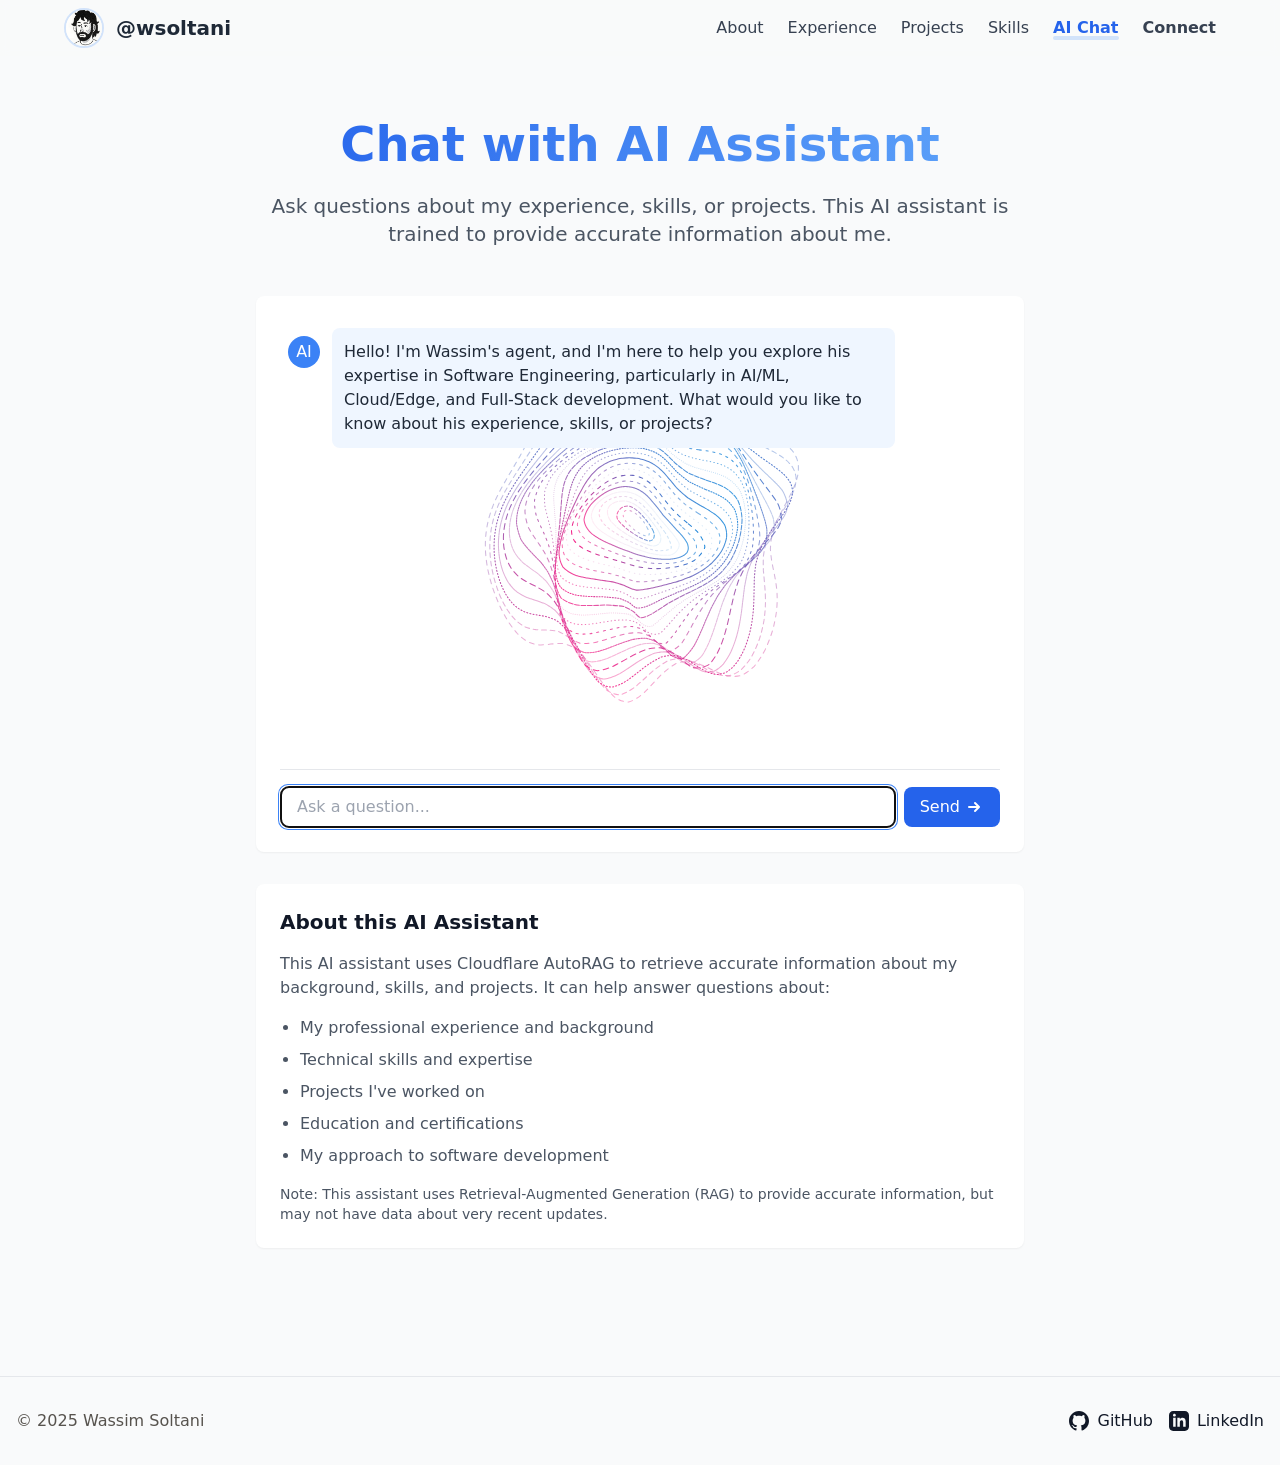
<file: ai-chat/index.html>
<!DOCTYPE html><html lang="en"> <head><meta charset="UTF-8"><meta name="viewport" content="width=device-width"><link rel="icon" type="image/png" href="/favicon-96x96.png" sizes="96x96"><link rel="icon" type="image/svg+xml" href="/favicon.svg"><link rel="shortcut icon" href="/favicon.ico"><link rel="apple-touch-icon" sizes="180x180" href="/apple-touch-icon.png"><link rel="manifest" href="/site.webmanifest"><meta name="generator" content="Astro v5.7.10"><!-- Google tag (gtag.js) --><script async src="https://www.googletagmanager.com/gtag/js?id=G-BR3838LWBX"></script><script>
      window.dataLayer = window.dataLayer || [];
      function gtag(){dataLayer.push(arguments);}
      gtag('js', new Date());

      gtag('config', 'G-BR3838LWBX');
    </script><title>AI Chat | Wassim Soltani</title><title>AI Chat | Wassim Soltani</title><link rel="canonical" href="https://wsoltani.github.io/ai-chat/"><meta name="description" content="Ask Wassim Soltani's AI assistant about his experience in software engineering, AI/ML, and cloud. He uses advanced AI tools to provide clear, technical answers about his background, projects, and skills."><meta name="robots" content="index, follow"><meta property="og:title" content="AI Chat | Wassim Soltani"><meta property="og:type" content="website"><meta property="og:image" content="https://wsoltani.github.io/web-app-manifest-512x512.png"><meta property="og:url" content="https://wsoltani.github.io/ai-chat/"><meta name="twitter:card" content="summary"><link rel="stylesheet" href="/assets/ai-chat.D4d5hqI9.css"></head> <body class="bg-gray-50 text-gray-900 dark:bg-gray-900 dark:text-gray-100"> <header class="sticky top-0 z-50 bg-gray-50/80 dark:bg-gray-900/80 backdrop-blur-sm transition-all duration-200" id="header"> <div class="container mx-auto px-8 sm:px-16 py-2"> <nav class="flex items-center gap-8"> <a href="/" class="flex items-center gap-3 group"> <img src="/avatar.png" alt="Profile Avatar" loading="eager" width="40" height="40" decoding="async" class="w-10 h-10 rounded-full object-cover border-2 border-blue-500/20 group-hover:border-blue-500/40 transition-colors"> <span class="font-semibold text-xl text-gray-800 dark:text-gray-200 group-hover:text-blue-600 dark:group-hover:text-blue-400 transition-colors">@wsoltani</span> </a> <!-- Desktop Navigation --> <div class="hidden md:flex items-center gap-6 flex-1 justify-end"> <a href="/" class="transition-colors relative inline-block font-medium text-gray-700 dark:text-gray-300 hover:text-blue-600 dark:hover:text-blue-400"> About  </a><a href="/experience" class="transition-colors relative inline-block font-medium text-gray-700 dark:text-gray-300 hover:text-blue-600 dark:hover:text-blue-400"> Experience  </a><a href="/projects" class="transition-colors relative inline-block font-medium text-gray-700 dark:text-gray-300 hover:text-blue-600 dark:hover:text-blue-400"> Projects  </a><a href="/skills" class="transition-colors relative inline-block font-medium text-gray-700 dark:text-gray-300 hover:text-blue-600 dark:hover:text-blue-400"> Skills  </a><a href="/ai-chat" class="transition-colors relative inline-block font-semibold text-blue-600 dark:text-blue-400 pointer-events-none" aria-current="page"> AI Chat <span class="absolute bottom-0 left-0 w-full h-1 bg-blue-500/20 rounded-full"></span> </a><a href="/connect" class="transition-colors relative inline-block font-semibold text-gray-700 dark:text-gray-300 hover:text-blue-600 dark:hover:text-blue-400"> Connect  </a> </div> <!-- Mobile menu button --> <button id="mobile-menu-button" class="md:hidden ml-auto text-gray-600 dark:text-gray-400 hover:text-gray-900 dark:hover:text-white p-2"> <svg xmlns="http://www.w3.org/2000/svg" class="h-6 w-6" fill="none" viewBox="0 0 24 24" stroke="currentColor"> <path stroke-linecap="round" stroke-linejoin="round" stroke-width="2" d="M4 6h16M4 12h16M4 18h16"></path> </svg> </button> </nav> <!-- Mobile Navigation --> <div id="mobile-menu" class="hidden md:hidden mt-3"> <div class="flex flex-col gap-4 py-2"> <a href="/" class="text-lg transition-colors py-3 px-2 rounded-md font-medium text-gray-700 dark:text-gray-300 hover:text-blue-600 dark:hover:text-blue-400 active:bg-gray-100 dark:active:bg-gray-800"> About </a><a href="/experience" class="text-lg transition-colors py-3 px-2 rounded-md font-medium text-gray-700 dark:text-gray-300 hover:text-blue-600 dark:hover:text-blue-400 active:bg-gray-100 dark:active:bg-gray-800"> Experience </a><a href="/projects" class="text-lg transition-colors py-3 px-2 rounded-md font-medium text-gray-700 dark:text-gray-300 hover:text-blue-600 dark:hover:text-blue-400 active:bg-gray-100 dark:active:bg-gray-800"> Projects </a><a href="/skills" class="text-lg transition-colors py-3 px-2 rounded-md font-medium text-gray-700 dark:text-gray-300 hover:text-blue-600 dark:hover:text-blue-400 active:bg-gray-100 dark:active:bg-gray-800"> Skills </a><a href="#" class="text-lg transition-colors py-3 px-2 rounded-md font-semibold text-blue-600 dark:text-blue-400 bg-blue-50 dark:bg-blue-900/20 pointer-events-none" aria-current="page"> AI Chat </a><a href="/connect" class="text-lg transition-colors py-3 px-2 rounded-md font-semibold text-gray-700 dark:text-gray-300 hover:text-blue-600 dark:hover:text-blue-400 active:bg-gray-100 dark:active:bg-gray-800"> Connect </a> </div> </div> </div> </header> <main>  <section class="container mx-auto px-4 py-16"> <div class="max-w-3xl mx-auto"> <h1 class="text-4xl md:text-5xl font-bold bg-clip-text text-transparent bg-gradient-to-r from-blue-600 to-blue-400 mb-6 text-center">
Chat with AI Assistant
</h1> <p class="text-xl text-gray-600 dark:text-gray-400 mb-12 text-center">
Ask questions about my experience, skills, or projects. This AI assistant is trained to provide accurate information about me.
</p> <div class="bg-white dark:bg-gray-800 rounded-lg shadow-sm p-6 mb-8"> <div id="chat-messages" class="space-y-4 mb-6 h-[425px] overflow-y-auto p-2 scrollbar-thin scrollbar-thumb-gray-300 dark:scrollbar-thumb-gray-600 scrollbar-track-transparent" style="background: url('/chaos.svg') center/contain no-repeat; background-blend-mode: lighten;"> <div class="flex items-start"> <div class="flex-shrink-0 mr-3"> <div class="w-8 h-8 rounded-full bg-blue-500 flex items-center justify-center text-white mt-2">
AI
</div> </div> <div class="bg-blue-50 dark:bg-blue-900/20 p-3 rounded-lg max-w-[80%]"> <p class="text-gray-800 dark:text-gray-200">
Hello! I'm Wassim's agent, and I'm here to help you explore his expertise in Software Engineering, particularly in AI/ML, Cloud/Edge, and Full-Stack development. What would you like to know about his experience, skills, or projects?
</p> </div> </div> </div> <div class="flex flex-col sm:flex-row items-center gap-2 sm:gap-0 border-t border-gray-200 dark:border-gray-700 pt-4"> <input type="text" id="user-input" placeholder="Ask a question..." class="w-full px-4 py-2 rounded-lg border border-gray-300 dark:border-gray-700 bg-white dark:bg-gray-900 focus:ring-2 focus:ring-blue-500 focus:border-transparent"> <button id="send-button" class="w-full sm:w-auto sm:ml-2 mt-2 sm:mt-0 bg-blue-600 text-white px-4 py-2 rounded-lg hover:bg-blue-700 transition-colors flex items-center justify-center"> <span>Send</span> <svg xmlns="http://www.w3.org/2000/svg" class="h-5 w-5 ml-1" viewBox="0 0 20 20" fill="currentColor"> <path fill-rule="evenodd" d="M10.293 5.293a1 1 0 011.414 0l4 4a1 1 0 010 1.414l-4 4a1 1 0 01-1.414-1.414L12.586 11H5a1 1 0 110-2h7.586l-2.293-2.293a1 1 0 010-1.414z" clip-rule="evenodd"></path> </svg> </button> </div> </div> <div class="bg-white dark:bg-gray-800 rounded-lg shadow-sm p-6"> <h2 class="text-xl font-semibold mb-4">About this AI Assistant</h2> <p class="text-gray-600 dark:text-gray-400 mb-4">
This AI assistant uses Cloudflare AutoRAG to retrieve accurate information about my background, skills, and projects. It can help answer questions about:
</p> <ul class="list-disc pl-5 text-gray-600 dark:text-gray-400 space-y-2 mb-4"> <li>My professional experience and background</li> <li>Technical skills and expertise</li> <li>Projects I've worked on</li> <li>Education and certifications</li> <li>My approach to software development</li> </ul> <p class="text-gray-600 dark:text-gray-400 text-sm">
Note: This assistant uses Retrieval-Augmented Generation (RAG) to provide accurate information, but may not have data about very recent updates.
</p> </div> </div> </section>  </main> <footer class="container mx-auto px-4 py-8 mt-16 border-t border-gray-200 dark:border-gray-800"> <div class="flex justify-between items-center"> <p class="text-stone-600">&copy; 2025 Wassim Soltani</p> <div class="flex gap-4"> <a href="https://github.com/wSoltani" target="_blank" rel="noopener noreferrer" class="hover:text-blue-600 flex items-center gap-2"> <svg xmlns="http://www.w3.org/2000/svg" class="h-5 w-5" fill="currentColor" viewBox="0 0 24 24"> <path d="M12 0c-6.626 0-12 5.373-12 12 0 5.302 3.438 9.8 8.207 11.387.599.111.793-.261.793-.577v-2.234c-3.338.726-4.033-1.416-4.033-1.416-.546-1.387-1.333-1.756-1.333-1.756-1.089-.745.083-.729.083-.729 1.205.084 1.839 1.237 1.839 1.237 1.07 1.834 2.807 1.304 3.492.997.107-.775.418-1.305.762-1.604-2.665-.305-5.467-1.334-5.467-5.931 0-1.311.469-2.381 1.236-3.221-.124-.303-.535-1.524.117-3.176 0 0 1.008-.322 3.301 1.23.957-.266 1.983-.399 3.003-.404 1.02.005 2.047.138 3.006.404 2.291-1.552 3.297-1.23 3.297-1.23.653 1.653.242 2.874.118 3.176.77.84 1.235 1.911 1.235 3.221 0 4.609-2.807 5.624-5.479 5.921.43.372.823 1.102.823 2.222v3.293c0 .319.192.694.801.576 4.765-1.589 8.199-6.086 8.199-11.386 0-6.627-5.373-12-12-12z"></path> </svg>
GitHub
</a> <a href="https://linkedin.com/in/wsoltani" target="_blank" rel="noopener noreferrer" class="hover:text-blue-600 flex items-center gap-2"> <svg xmlns="http://www.w3.org/2000/svg" class="h-5 w-5" fill="currentColor" viewBox="0 0 24 24"> <path d="M19 0h-14c-2.761 0-5 2.239-5 5v14c0 2.761 2.239 5 5 5h14c2.762 0 5-2.239 5-5v-14c0-2.761-2.238-5-5-5zm-11 19h-3v-11h3v11zm-1.5-12.268c-.966 0-1.75-.79-1.75-1.764s.784-1.764 1.75-1.764 1.75.79 1.75 1.764-.783 1.764-1.75 1.764zm13.5 12.268h-3v-5.604c0-3.368-4-3.113-4 0v5.604h-3v-11h3v1.765c1.396-2.586 7-2.777 7 2.476v6.759z"></path> </svg>
LinkedIn
</a> </div> </div> </footer> <script type="module">const d=document.getElementById("mobile-menu-button"),e=document.getElementById("mobile-menu"),n=document.getElementById("header");d&&e&&(d.addEventListener("click",()=>{e.classList.toggle("hidden")}),document.addEventListener("click",s=>{const t=s.target;t&&!d.contains(t)&&!e.contains(t)&&e.classList.add("hidden")}));n&&window.addEventListener("scroll",()=>{window.scrollY>0?n.classList.add("shadow-sm","dark:shadow-gray-800/50"):n.classList.remove("shadow-sm","dark:shadow-gray-800/50")});</script> </body> </html>  <script type="module" src="/assets/ai-chat.astro_astro_type_script_index_0_lang.CI3wRivQ.js"></script>
</file>
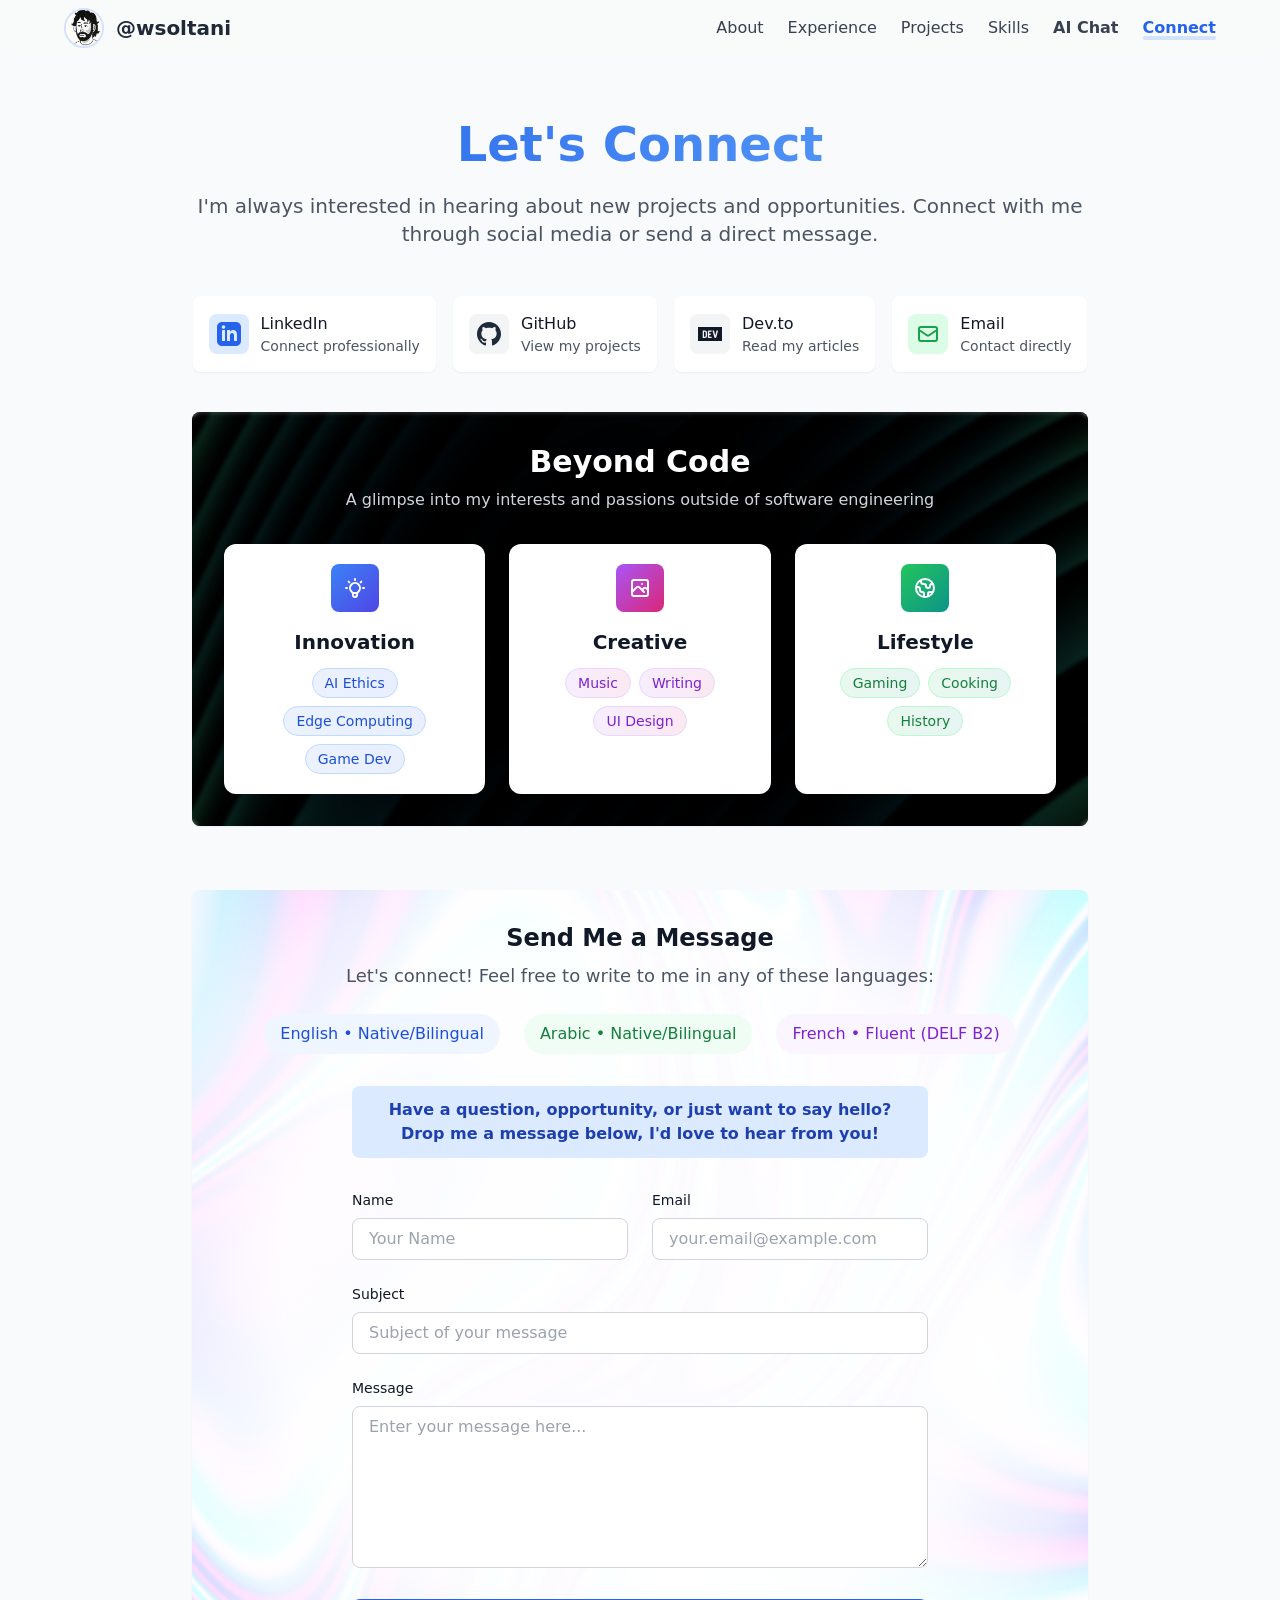
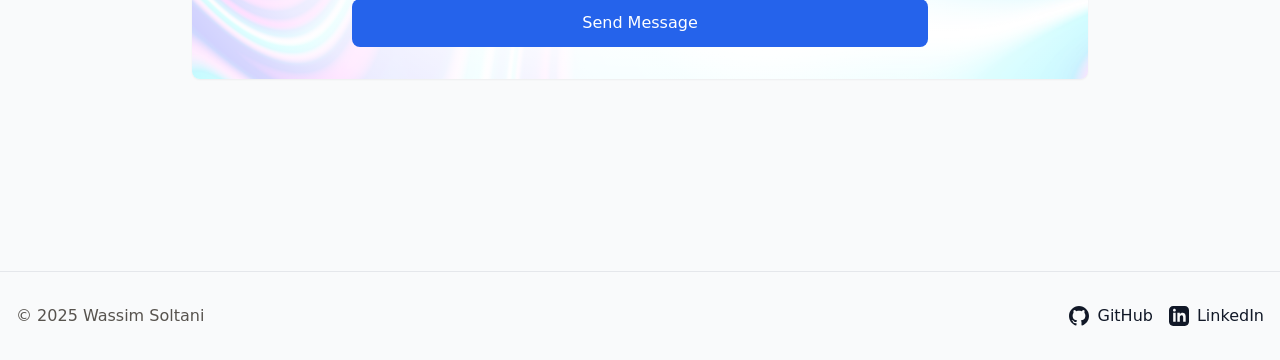
<file: connect/index.html>
<!DOCTYPE html><html lang="en"> <head><meta charset="UTF-8"><meta name="viewport" content="width=device-width"><link rel="icon" type="image/png" href="/favicon-96x96.png" sizes="96x96"><link rel="icon" type="image/svg+xml" href="/favicon.svg"><link rel="shortcut icon" href="/favicon.ico"><link rel="apple-touch-icon" sizes="180x180" href="/apple-touch-icon.png"><link rel="manifest" href="/site.webmanifest"><meta name="generator" content="Astro v5.7.10"><!-- Google tag (gtag.js) --><script async src="https://www.googletagmanager.com/gtag/js?id=G-BR3838LWBX"></script><script>
      window.dataLayer = window.dataLayer || [];
      function gtag(){dataLayer.push(arguments);}
      gtag('js', new Date());

      gtag('config', 'G-BR3838LWBX');
    </script><title>Connect | Wassim Soltani</title><title>Connect | Wassim Soltani</title><link rel="canonical" href="https://wsoltani.github.io/connect/"><meta name="description" content="Wassim Soltani is interested in new projects, technical challenges, and meaningful collaborations. Connect to discuss how he can help solve your toughest software and AI problems."><meta name="robots" content="index, follow"><meta property="og:title" content="Connect | Wassim Soltani"><meta property="og:type" content="website"><meta property="og:image" content="https://wsoltani.github.io/web-app-manifest-512x512.png"><meta property="og:url" content="https://wsoltani.github.io/connect/"><meta name="twitter:card" content="summary"><link rel="stylesheet" href="/assets/ai-chat.D4d5hqI9.css"></head> <body class="bg-gray-50 text-gray-900 dark:bg-gray-900 dark:text-gray-100"> <header class="sticky top-0 z-50 bg-gray-50/80 dark:bg-gray-900/80 backdrop-blur-sm transition-all duration-200" id="header"> <div class="container mx-auto px-8 sm:px-16 py-2"> <nav class="flex items-center gap-8"> <a href="/" class="flex items-center gap-3 group"> <img src="/avatar.png" alt="Profile Avatar" loading="eager" width="40" height="40" decoding="async" class="w-10 h-10 rounded-full object-cover border-2 border-blue-500/20 group-hover:border-blue-500/40 transition-colors"> <span class="font-semibold text-xl text-gray-800 dark:text-gray-200 group-hover:text-blue-600 dark:group-hover:text-blue-400 transition-colors">@wsoltani</span> </a> <!-- Desktop Navigation --> <div class="hidden md:flex items-center gap-6 flex-1 justify-end"> <a href="/" class="transition-colors relative inline-block font-medium text-gray-700 dark:text-gray-300 hover:text-blue-600 dark:hover:text-blue-400"> About  </a><a href="/experience" class="transition-colors relative inline-block font-medium text-gray-700 dark:text-gray-300 hover:text-blue-600 dark:hover:text-blue-400"> Experience  </a><a href="/projects" class="transition-colors relative inline-block font-medium text-gray-700 dark:text-gray-300 hover:text-blue-600 dark:hover:text-blue-400"> Projects  </a><a href="/skills" class="transition-colors relative inline-block font-medium text-gray-700 dark:text-gray-300 hover:text-blue-600 dark:hover:text-blue-400"> Skills  </a><a href="/ai-chat" class="transition-colors relative inline-block font-semibold text-gray-700 dark:text-gray-300 hover:text-blue-600 dark:hover:text-blue-400"> AI Chat  </a><a href="/connect" class="transition-colors relative inline-block font-semibold text-blue-600 dark:text-blue-400 pointer-events-none" aria-current="page"> Connect <span class="absolute bottom-0 left-0 w-full h-1 bg-blue-500/20 rounded-full"></span> </a> </div> <!-- Mobile menu button --> <button id="mobile-menu-button" class="md:hidden ml-auto text-gray-600 dark:text-gray-400 hover:text-gray-900 dark:hover:text-white p-2"> <svg xmlns="http://www.w3.org/2000/svg" class="h-6 w-6" fill="none" viewBox="0 0 24 24" stroke="currentColor"> <path stroke-linecap="round" stroke-linejoin="round" stroke-width="2" d="M4 6h16M4 12h16M4 18h16"></path> </svg> </button> </nav> <!-- Mobile Navigation --> <div id="mobile-menu" class="hidden md:hidden mt-3"> <div class="flex flex-col gap-4 py-2"> <a href="/" class="text-lg transition-colors py-3 px-2 rounded-md font-medium text-gray-700 dark:text-gray-300 hover:text-blue-600 dark:hover:text-blue-400 active:bg-gray-100 dark:active:bg-gray-800"> About </a><a href="/experience" class="text-lg transition-colors py-3 px-2 rounded-md font-medium text-gray-700 dark:text-gray-300 hover:text-blue-600 dark:hover:text-blue-400 active:bg-gray-100 dark:active:bg-gray-800"> Experience </a><a href="/projects" class="text-lg transition-colors py-3 px-2 rounded-md font-medium text-gray-700 dark:text-gray-300 hover:text-blue-600 dark:hover:text-blue-400 active:bg-gray-100 dark:active:bg-gray-800"> Projects </a><a href="/skills" class="text-lg transition-colors py-3 px-2 rounded-md font-medium text-gray-700 dark:text-gray-300 hover:text-blue-600 dark:hover:text-blue-400 active:bg-gray-100 dark:active:bg-gray-800"> Skills </a><a href="/ai-chat" class="text-lg transition-colors py-3 px-2 rounded-md font-semibold text-gray-700 dark:text-gray-300 hover:text-blue-600 dark:hover:text-blue-400 active:bg-gray-100 dark:active:bg-gray-800"> AI Chat </a><a href="#" class="text-lg transition-colors py-3 px-2 rounded-md font-semibold text-blue-600 dark:text-blue-400 bg-blue-50 dark:bg-blue-900/20 pointer-events-none" aria-current="page"> Connect </a> </div> </div> </div> </header> <main>  <section class="container mx-auto px-4 py-16"> <div class="max-w-4xl mx-auto"> <h1 class="text-4xl md:text-5xl font-bold bg-clip-text text-transparent bg-gradient-to-r from-blue-600 to-blue-400 mb-6 text-center">Let's Connect</h1> <p class="text-xl text-gray-600 dark:text-gray-400 mb-12 text-center">
I'm always interested in hearing about new projects and opportunities. Connect with me through social media or send a direct message.
</p> <!-- Social Media Section --> <div class="mb-10"> <div class="flex flex-wrap justify-center gap-4"> <!-- LinkedIn --> <a href="https://www.linkedin.com/comm/mynetwork/discovery-see-all?usecase=PEOPLE_FOLLOWS&followMember=wsoltani" target="_blank" rel="noopener noreferrer" class="bg-white dark:bg-gray-800 rounded-lg shadow-sm p-4 flex items-center gap-3 hover:bg-gray-50 dark:hover:bg-gray-700 transition-colors md:w-auto w-full max-w-xs mx-auto" aria-label="Follow me on LinkedIn"> <div class="bg-blue-100 dark:bg-blue-900/30 p-2 rounded-lg"> <svg xmlns="http://www.w3.org/2000/svg" class="h-6 w-6 text-blue-600 dark:text-blue-400" fill="currentColor" viewBox="0 0 24 24"> <path d="M19 0h-14c-2.761 0-5 2.239-5 5v14c0 2.761 2.239 5 5 5h14c2.762 0 5-2.239 5-5v-14c0-2.761-2.238-5-5-5zm-11 19h-3v-11h3v11zm-1.5-12.268c-.966 0-1.75-.79-1.75-1.764s.784-1.764 1.75-1.764 1.75.79 1.75 1.764-.783 1.764-1.75 1.764zm13.5 12.268h-3v-5.604c0-3.368-4-3.113-4 0v5.604h-3v-11h3v1.765c1.396-2.586 7-2.777 7 2.476v6.759z"></path> </svg> </div> <div> <div class="font-medium">LinkedIn</div> <div class="text-sm text-gray-600 dark:text-gray-400">Connect professionally</div> </div> </a> <!-- GitHub --> <a href="https://github.com/wSoltani" target="_blank" rel="noopener noreferrer" class="bg-white dark:bg-gray-800 rounded-lg shadow-sm p-4 flex items-center gap-3 hover:bg-gray-50 dark:hover:bg-gray-700 transition-colors md:w-auto w-full max-w-xs mx-auto" aria-label="View GitHub Profile"> <div class="bg-gray-100 dark:bg-gray-900/30 p-2 rounded-lg"> <svg xmlns="http://www.w3.org/2000/svg" class="h-6 w-6 text-gray-800 dark:text-gray-200" fill="currentColor" viewBox="0 0 24 24"> <path d="M12 0c-6.626 0-12 5.373-12 12 0 5.302 3.438 9.8 8.207 11.387.599.111.793-.261.793-.577v-2.234c-3.338.726-4.033-1.416-4.033-1.416-.546-1.387-1.333-1.756-1.333-1.756-1.089-.745.083-.729.083-.729 1.205.084 1.839 1.237 1.839 1.237 1.07 1.834 2.807 1.304 3.492.997.107-.775.418-1.305.762-1.604-2.665-.305-5.467-1.334-5.467-5.931 0-1.311.469-2.381 1.236-3.221-.124-.303-.535-1.524.117-3.176 0 0 1.008-.322 3.301 1.23.957-.266 1.983-.399 3.003-.404 1.02.005 2.047.138 3.006.404 2.291-1.552 3.297-1.23 3.297-1.23.653 1.653.242 2.874.118 3.176.77.84 1.235 1.911 1.235 3.221 0 4.609-2.807 5.624-5.479 5.921.43.372.823 1.102.823 2.222v3.293c0 .319.192.694.801.576 4.765-1.589 8.199-6.086 8.199-11.386 0-6.627-5.373-12-12-12z"></path> </svg> </div> <div> <div class="font-medium">GitHub</div> <div class="text-sm text-gray-600 dark:text-gray-400">View my projects</div> </div> </a> <!-- Dev.to --> <a href="https://dev.to/wsoltani" target="_blank" rel="noopener noreferrer" class="bg-white dark:bg-gray-800 rounded-lg shadow-sm p-4 flex items-center gap-3 hover:bg-gray-50 dark:hover:bg-gray-700 transition-colors md:w-auto w-full max-w-xs mx-auto" aria-label="Follow me on Dev.to"> <div class="bg-gray-100 dark:bg-gray-900/30 p-2 rounded-lg"> <svg xmlns="http://www.w3.org/2000/svg" class="h-6 w-6 text-gray-900 dark:text-gray-300" fill="currentColor" viewBox="0 0 24 24"> <path d="M7.42 10.05c-.18-.16-.46-.23-.84-.23H6l.02 2.44.04 2.45.56-.02c.41 0 .63-.07.83-.26.24-.24.26-.36.26-2.2 0-1.91-.02-1.96-.29-2.18zM0 4.94v14.12h24V4.94H0zM8.56 15.3c-.44.58-1.06.77-2.53.77H4.71V8.53h1.4c1.67 0 2.16.18 2.6.9.27.43.29.6.32 2.57.05 2.23-.02 2.73-.47 3.3zm5.09-5.47h-2.47v1.77h1.52v1.28l-.72.04-.75.03v1.77l1.22.03 1.2.04v1.28h-1.6c-1.53 0-1.6-.01-1.87-.3l-.3-.28v-3.16c0-3.02.01-3.18.25-3.48.23-.31.25-.31 1.88-.31h1.64v1.3zm4.68 5.45c-.17.43-.64.79-1 .79-.18 0-.45-.15-.67-.39-.32-.32-.45-.63-.82-2.08l-.9-3.39-.45-1.67h.76c.4 0 .75.02.75.05 0 .06 1.16 4.54 1.26 4.83.04.15.32-.7.73-2.3l.66-2.52.74-.04c.4-.02.73 0 .73.04 0 .14-1.67 6.38-1.8 6.68z"></path> </svg> </div> <div> <div class="font-medium">Dev.to</div> <div class="text-sm text-gray-600 dark:text-gray-400">Read my articles</div> </div> </a> <!-- Email --> <a href="mailto:wasoltani@gmail.com" class="bg-white dark:bg-gray-800 rounded-lg shadow-sm p-4 flex items-center gap-3 hover:bg-gray-50 dark:hover:bg-gray-700 transition-colors md:w-auto w-full max-w-xs mx-auto" aria-label="Send me an email"> <div class="bg-green-100 dark:bg-green-900/30 p-2 rounded-lg"> <svg xmlns="http://www.w3.org/2000/svg" class="h-6 w-6 text-green-600 dark:text-green-400" fill="none" viewBox="0 0 24 24" stroke="currentColor"> <path stroke-linecap="round" stroke-linejoin="round" stroke-width="2" d="M3 8l7.89 5.26a2 2 0 002.22 0L21 8M5 19h14a2 2 0 002-2V7a2 2 0 00-2-2H5a2 2 0 00-2 2v10a2 2 0 002 2z"></path> </svg> </div> <div> <div class="font-medium">Email</div> <div class="text-sm text-gray-600 dark:text-gray-400">Contact directly</div> </div> </a> </div> </div> <!-- Personal Interests --> <div class="rounded-lg shadow-sm p-8 mb-16 overflow-hidden relative" style="background-image: url('/hero-dark.webp'); background-size: cover; background-position: center;"> <div class="absolute inset-0 bg-black/30 backdrop-blur-[2px]"></div> <h2 class="text-3xl font-bold mb-2 text-center relative z-10 text-white">Beyond Code</h2> <p class="text-gray-300 text-center mb-8 relative z-10">A glimpse into my interests and passions outside of software engineering</p> <div class="grid grid-cols-1 md:grid-cols-3 gap-6 relative z-10"> <!-- Tech & Innovation --> <div class="bg-white rounded-xl p-5"> <div class="flex items-center justify-center w-12 h-12 mx-auto mb-4 bg-gradient-to-br from-blue-500 to-indigo-600 rounded-lg text-white"> <svg xmlns="http://www.w3.org/2000/svg" class="h-6 w-6" fill="none" viewBox="0 0 24 24" stroke="currentColor"> <path stroke-linecap="round" stroke-linejoin="round" stroke-width="2" d="M9.663 17h4.673M12 3v1m6.364 1.636l-.707.707M21 12h-1M4 12H3m3.343-5.657l-.707-.707m2.828 9.9a5 5 0 117.072 0l-.548.547A3.374 3.374 0 0014 18.469V19a2 2 0 11-4 0v-.531c0-.895-.356-1.754-.988-2.386l-.548-.547z"></path> </svg> </div> <h3 class="text-xl font-semibold text-center mb-3">Innovation</h3> <div class="flex flex-wrap justify-center gap-2"> <span class="px-3 py-1 bg-gradient-to-r from-blue-500/10 to-blue-600/10 border border-blue-200 dark:border-blue-800 rounded-full text-sm font-medium text-blue-700 dark:text-blue-300">AI Ethics</span> <span class="px-3 py-1 bg-gradient-to-r from-blue-500/10 to-blue-600/10 border border-blue-200 dark:border-blue-800 rounded-full text-sm font-medium text-blue-700 dark:text-blue-300">Edge Computing</span> <span class="px-3 py-1 bg-gradient-to-r from-blue-500/10 to-blue-600/10 border border-blue-200 dark:border-blue-800 rounded-full text-sm font-medium text-blue-700 dark:text-blue-300">Game Dev</span> </div> </div> <!-- Creative --> <div class="bg-white rounded-xl p-5"> <div class="flex items-center justify-center w-12 h-12 mx-auto mb-4 bg-gradient-to-br from-purple-500 to-pink-600 rounded-lg text-white"> <svg xmlns="http://www.w3.org/2000/svg" class="h-6 w-6" fill="none" viewBox="0 0 24 24" stroke="currentColor"> <path stroke-linecap="round" stroke-linejoin="round" stroke-width="2" d="M4 16l4.586-4.586a2 2 0 012.828 0L16 16m-2-2l1.586-1.586a2 2 0 012.828 0L20 14m-6-6h.01M6 20h12a2 2 0 002-2V6a2 2 0 00-2-2H6a2 2 0 00-2 2v12a2 2 0 002 2z"></path> </svg> </div> <h3 class="text-xl font-semibold text-center mb-3">Creative</h3> <div class="flex flex-wrap justify-center gap-2"> <span class="px-3 py-1 bg-gradient-to-r from-purple-500/10 to-pink-600/10 border border-purple-200 dark:border-purple-800 rounded-full text-sm font-medium text-purple-700 dark:text-purple-300">Music</span> <span class="px-3 py-1 bg-gradient-to-r from-purple-500/10 to-pink-600/10 border border-purple-200 dark:border-purple-800 rounded-full text-sm font-medium text-purple-700 dark:text-purple-300">Writing</span> <span class="px-3 py-1 bg-gradient-to-r from-purple-500/10 to-pink-600/10 border border-purple-200 dark:border-purple-800 rounded-full text-sm font-medium text-purple-700 dark:text-purple-300">UI Design</span> </div> </div> <!-- Personal --> <div class="bg-white rounded-xl p-5"> <div class="flex items-center justify-center w-12 h-12 mx-auto mb-4 bg-gradient-to-br from-green-500 to-teal-600 rounded-lg text-white"> <svg xmlns="http://www.w3.org/2000/svg" class="h-6 w-6" fill="none" viewBox="0 0 24 24" stroke="currentColor"> <path stroke-linecap="round" stroke-linejoin="round" stroke-width="2" d="M3.055 11H5a2 2 0 012 2v1a2 2 0 002 2 2 2 0 012 2v2.945M8 3.935V5.5A2.5 2.5 0 0010.5 8h.5a2 2 0 012 2 2 2 0 104 0 2 2 0 012-2h1.064M15 20.488V18a2 2 0 012-2h3.064M21 12a9 9 0 11-18 0 9 9 0 0118 0z"></path> </svg> </div> <h3 class="text-xl font-semibold text-center mb-3">Lifestyle</h3> <div class="flex flex-wrap justify-center gap-2"> <span class="px-3 py-1 bg-gradient-to-r from-green-500/10 to-teal-600/10 border border-green-200 dark:border-green-800 rounded-full text-sm font-medium text-green-700 dark:text-green-300">Gaming</span> <span class="px-3 py-1 bg-gradient-to-r from-green-500/10 to-teal-600/10 border border-green-200 dark:border-green-800 rounded-full text-sm font-medium text-green-700 dark:text-green-300">Cooking</span> <span class="px-3 py-1 bg-gradient-to-r from-green-500/10 to-teal-600/10 border border-green-200 dark:border-green-800 rounded-full text-sm font-medium text-green-700 dark:text-green-300">History</span> </div> </div> </div> </div> <!-- Contact & Languages Combined --> <div class="bg-white dark:bg-gray-800 rounded-lg shadow-sm p-8 mb-16" style="background: 
  radial-gradient(circle, rgba(255,255,255,0.95) 60%, rgba(255,255,255,0.7) 80%, rgba(255,255,255,0.1) 100%),
  url('/satin.webp') center/cover no-repeat; background-blend-mode: lighten, normal;"> <h2 class="text-2xl font-bold mb-2 text-center">Send Me a Message</h2> <p class="text-lg text-gray-600 dark:text-gray-400 mb-6 text-center">
Let's connect! Feel free to write to me in any of these languages:
</p> <div class="flex flex-wrap justify-center gap-6 mb-8"> <span class="inline-block bg-blue-50 dark:bg-blue-900/30 text-blue-700 dark:text-blue-300 px-4 py-2 rounded-full font-medium">English &bull; Native/Bilingual</span> <span class="inline-block bg-green-50 dark:bg-green-900/30 text-green-700 dark:text-green-300 px-4 py-2 rounded-full font-medium">Arabic &bull; Native/Bilingual</span> <span class="inline-block bg-purple-50 dark:bg-purple-900/30 text-purple-700 dark:text-purple-300 px-4 py-2 rounded-full font-medium">French &bull; Fluent (DELF B2)</span> </div> <div class="max-w-xl mx-auto text-center mb-8"> <span class="inline-block bg-blue-100 dark:bg-blue-900/40 text-blue-800 dark:text-blue-200 px-5 py-3 rounded-lg font-semibold">
Have a question, opportunity, or just want to say hello? Drop me a message below, I'd love to hear from you!
</span> </div> <form id="contact-form" class="space-y-6 max-w-xl mx-auto text-start"> <div class="grid md:grid-cols-2 gap-6"> <div> <label for="name" class="block text-sm font-medium mb-2">Name</label> <input type="text" id="name" name="name" placeholder="Your Name" class="w-full px-4 py-2 rounded-lg border border-gray-300 dark:border-gray-700 bg-white dark:bg-gray-900 focus:ring-2 focus:ring-blue-500 focus:border-transparent" required> </div> <div> <label for="email" class="block text-sm font-medium mb-2">Email</label> <input type="email" id="email" name="email" placeholder="your.email@example.com" class="w-full px-4 py-2 rounded-lg border border-gray-300 dark:border-gray-700 bg-white dark:bg-gray-900 focus:ring-2 focus:ring-blue-500 focus:border-transparent" required> </div> </div> <div> <label for="subject" class="block text-sm font-medium mb-2">Subject</label> <input type="text" id="subject" name="subject" placeholder="Subject of your message" class="w-full px-4 py-2 rounded-lg border border-gray-300 dark:border-gray-700 bg-white dark:bg-gray-900 focus:ring-2 focus:ring-blue-500 focus:border-transparent" required> </div> <div> <label for="message" class="block text-sm font-medium mb-2">Message</label> <textarea id="message" name="message" rows="6" placeholder="Enter your message here..." class="w-full px-4 py-2 rounded-lg border border-gray-300 dark:border-gray-700 bg-white dark:bg-gray-900 focus:ring-2 focus:ring-blue-500 focus:border-transparent" required></textarea> </div> <div id="form-success" class="hidden bg-green-100 text-green-800 p-4 rounded-lg mb-6 text-center">
Your message has been sent successfully! I'll get back to you as soon as possible.
</div> <div id="form-error" class="hidden bg-red-100 text-red-800 p-4 rounded-lg mb-6 text-center">
There was an error sending your message. Please try again later.
</div> <button type="submit" id="submit-button" class="w-full bg-blue-600 text-white px-6 py-3 rounded-lg hover:bg-blue-700 transition-colors">
Send Message
</button> </form> </div> </div> </section>  </main> <footer class="container mx-auto px-4 py-8 mt-16 border-t border-gray-200 dark:border-gray-800"> <div class="flex justify-between items-center"> <p class="text-stone-600">&copy; 2025 Wassim Soltani</p> <div class="flex gap-4"> <a href="https://github.com/wSoltani" target="_blank" rel="noopener noreferrer" class="hover:text-blue-600 flex items-center gap-2"> <svg xmlns="http://www.w3.org/2000/svg" class="h-5 w-5" fill="currentColor" viewBox="0 0 24 24"> <path d="M12 0c-6.626 0-12 5.373-12 12 0 5.302 3.438 9.8 8.207 11.387.599.111.793-.261.793-.577v-2.234c-3.338.726-4.033-1.416-4.033-1.416-.546-1.387-1.333-1.756-1.333-1.756-1.089-.745.083-.729.083-.729 1.205.084 1.839 1.237 1.839 1.237 1.07 1.834 2.807 1.304 3.492.997.107-.775.418-1.305.762-1.604-2.665-.305-5.467-1.334-5.467-5.931 0-1.311.469-2.381 1.236-3.221-.124-.303-.535-1.524.117-3.176 0 0 1.008-.322 3.301 1.23.957-.266 1.983-.399 3.003-.404 1.02.005 2.047.138 3.006.404 2.291-1.552 3.297-1.23 3.297-1.23.653 1.653.242 2.874.118 3.176.77.84 1.235 1.911 1.235 3.221 0 4.609-2.807 5.624-5.479 5.921.43.372.823 1.102.823 2.222v3.293c0 .319.192.694.801.576 4.765-1.589 8.199-6.086 8.199-11.386 0-6.627-5.373-12-12-12z"></path> </svg>
GitHub
</a> <a href="https://linkedin.com/in/wsoltani" target="_blank" rel="noopener noreferrer" class="hover:text-blue-600 flex items-center gap-2"> <svg xmlns="http://www.w3.org/2000/svg" class="h-5 w-5" fill="currentColor" viewBox="0 0 24 24"> <path d="M19 0h-14c-2.761 0-5 2.239-5 5v14c0 2.761 2.239 5 5 5h14c2.762 0 5-2.239 5-5v-14c0-2.761-2.238-5-5-5zm-11 19h-3v-11h3v11zm-1.5-12.268c-.966 0-1.75-.79-1.75-1.764s.784-1.764 1.75-1.764 1.75.79 1.75 1.764-.783 1.764-1.75 1.764zm13.5 12.268h-3v-5.604c0-3.368-4-3.113-4 0v5.604h-3v-11h3v1.765c1.396-2.586 7-2.777 7 2.476v6.759z"></path> </svg>
LinkedIn
</a> </div> </div> </footer> <script type="module">const d=document.getElementById("mobile-menu-button"),e=document.getElementById("mobile-menu"),n=document.getElementById("header");d&&e&&(d.addEventListener("click",()=>{e.classList.toggle("hidden")}),document.addEventListener("click",s=>{const t=s.target;t&&!d.contains(t)&&!e.contains(t)&&e.classList.add("hidden")}));n&&window.addEventListener("scroll",()=>{window.scrollY>0?n.classList.add("shadow-sm","dark:shadow-gray-800/50"):n.classList.remove("shadow-sm","dark:shadow-gray-800/50")});</script> </body> </html>  <script type="module">document.addEventListener("DOMContentLoaded",()=>{const t=document.getElementById("contact-form"),e=document.getElementById("submit-button"),o=document.getElementById("form-success"),s=document.getElementById("form-error");if(!t||!e||!o||!s){console.error("Could not find required form elements");return}t.addEventListener("submit",async c=>{c.preventDefault(),e.disabled=!0,e.classList.add("cursor-not-allowed","opacity-50"),e.innerHTML=`
        <div class="flex items-center justify-center">
          <svg class="animate-spin h-5 w-5 mr-3 text-white" xmlns="http://www.w3.org/2000/svg" fill="none" viewBox="0 0 24 24">
            <circle class="opacity-25" cx="12" cy="12" r="10" stroke="currentColor" stroke-width="4"></circle>
            <path class="opacity-75" fill="currentColor" d="M4 12a8 8 0 018-8V0C5.373 0 0 5.373 0 12h4zm2 5.291A7.962 7.962 0 014 12H0c0 3.042 1.135 5.824 3 7.938l3-2.647z"></path>
          </svg>
          Sending...
        </div>
      `,o.classList.add("hidden"),s.classList.add("hidden");const i=new FormData(t),l=Object.fromEntries(i.entries());let n=!1;try{(await fetch("https://personal-contact.bluebld.workers.dev",{method:"POST",headers:{"Content-Type":"application/json"},body:JSON.stringify(l)})).ok?(o.classList.remove("hidden"),t.reset(),n=!0):s.classList.remove("hidden")}catch(r){s.classList.remove("hidden"),console.error("Error sending form:",r)}finally{n?e.innerHTML=`
            <div class="flex items-center justify-center">
              <svg xmlns="http://www.w3.org/2000/svg" class="h-5 w-5 mr-2" fill="none" viewBox="0 0 24 24" stroke="currentColor" stroke-width="2">
                <path stroke-linecap="round" stroke-linejoin="round" d="M9 12l2 2 4-4m6 2a9 9 0 11-18 0 9 9 0 0118 0z" />
              </svg>
              Message Sent!
            </div>
          `:(e.disabled=!1,e.classList.remove("cursor-not-allowed","opacity-50"),e.textContent="Send Message")}})});</script>
</file>
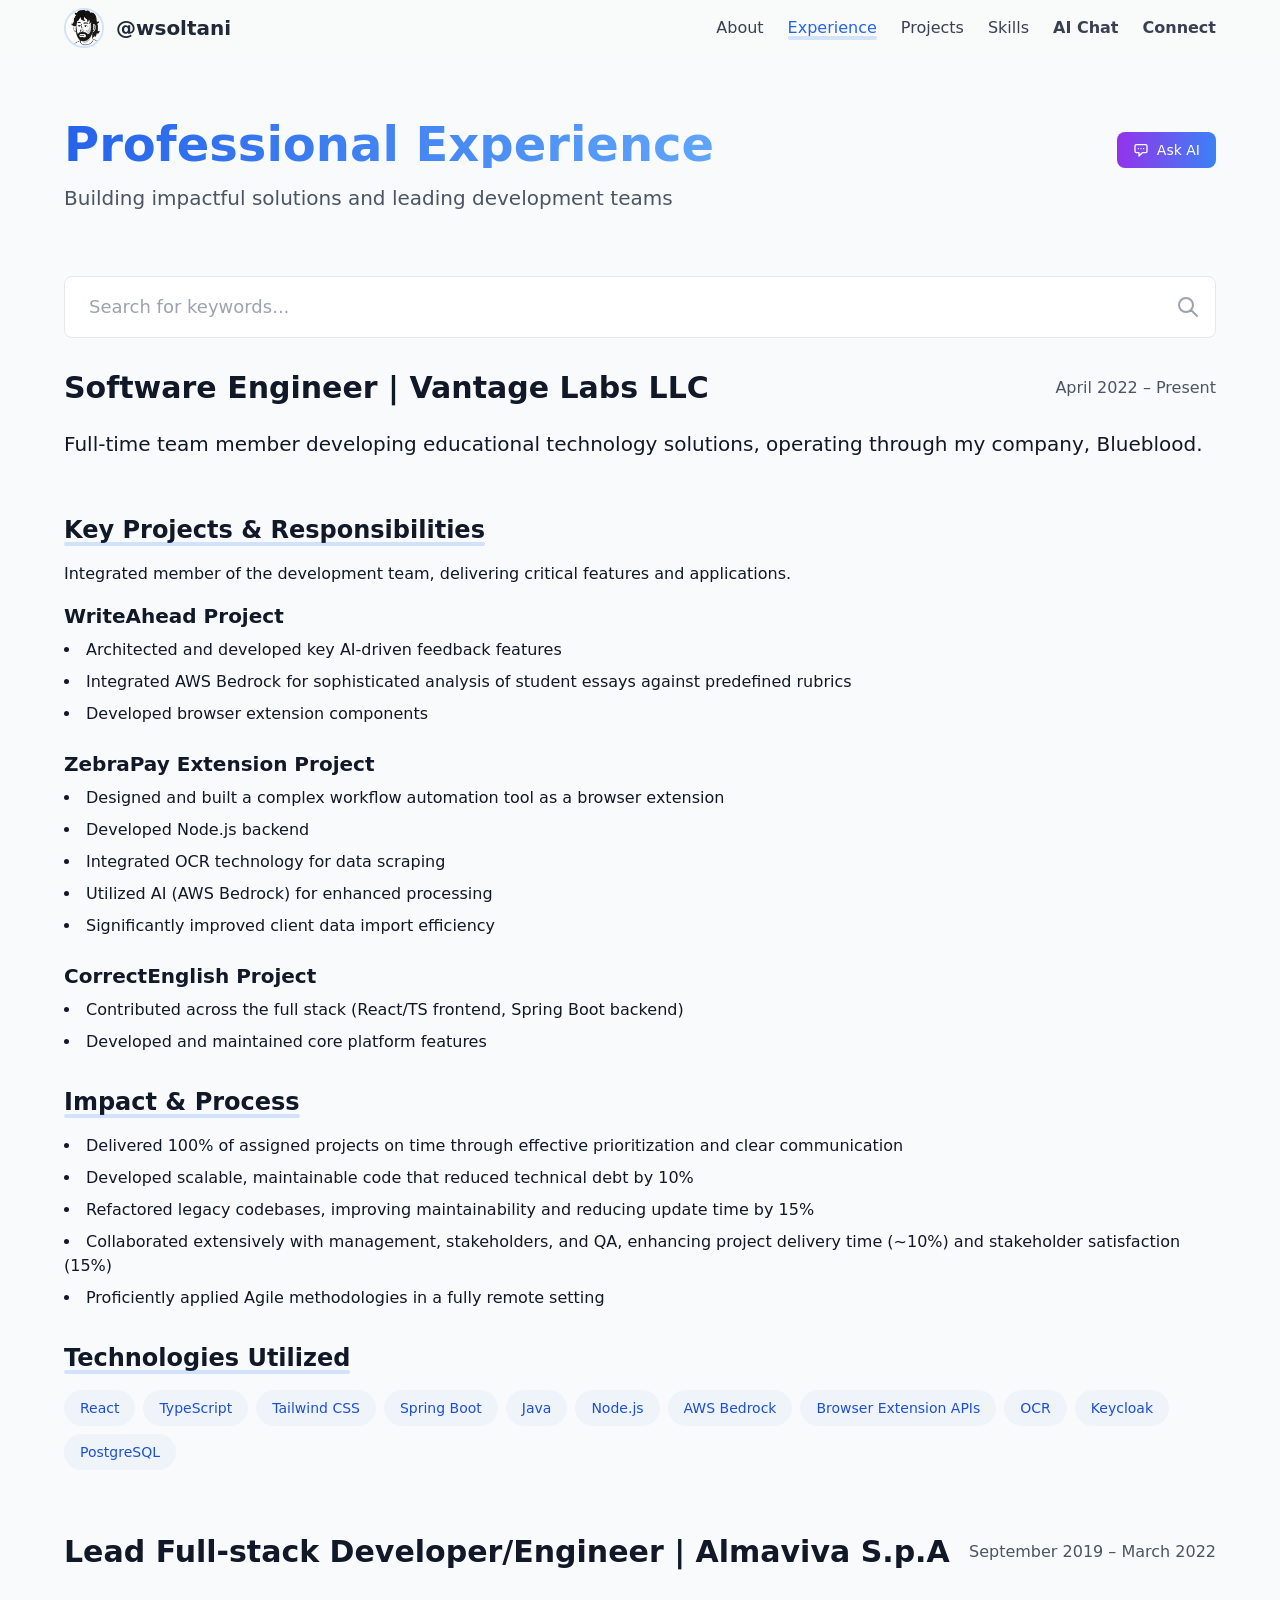
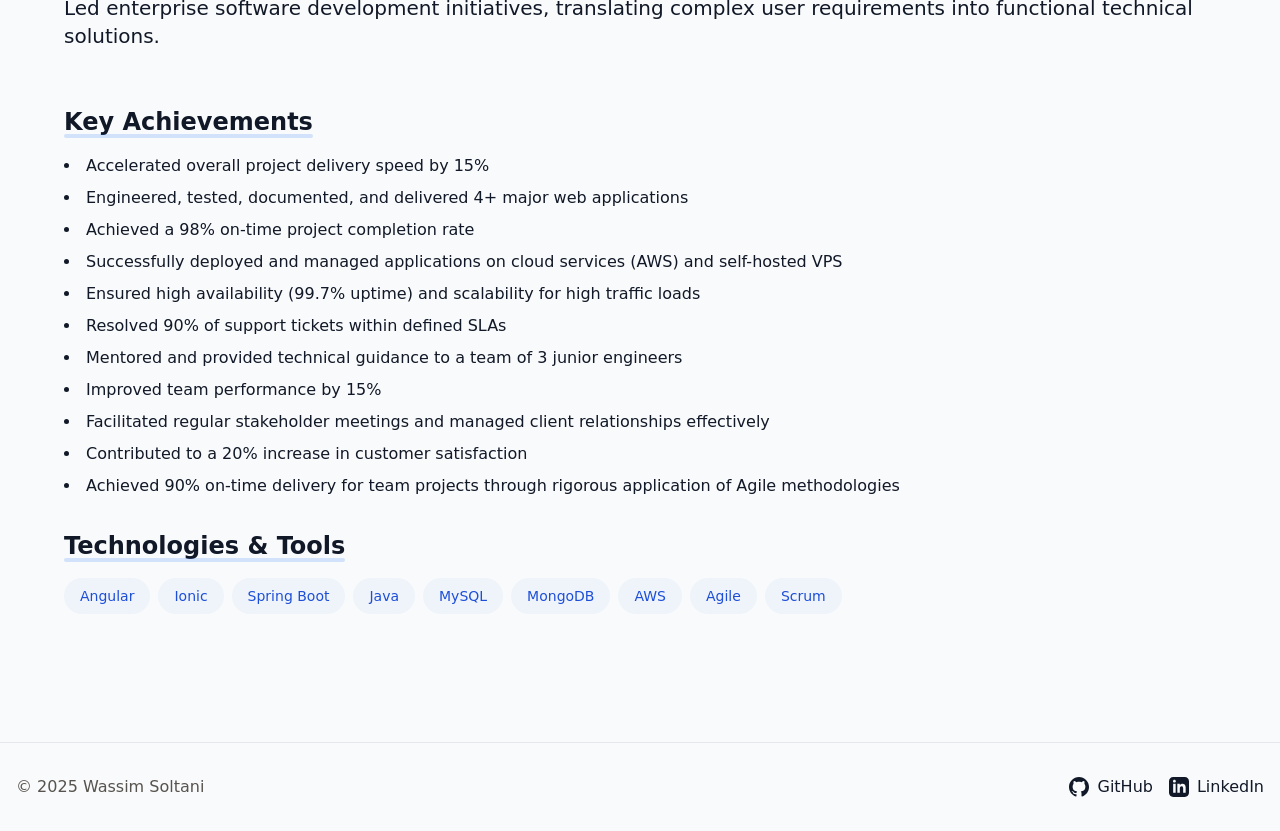
<file: experience/index.html>
<!DOCTYPE html><html lang="en"> <head><meta charset="UTF-8"><meta name="viewport" content="width=device-width"><link rel="icon" type="image/png" href="/favicon-96x96.png" sizes="96x96"><link rel="icon" type="image/svg+xml" href="/favicon.svg"><link rel="shortcut icon" href="/favicon.ico"><link rel="apple-touch-icon" sizes="180x180" href="/apple-touch-icon.png"><link rel="manifest" href="/site.webmanifest"><meta name="generator" content="Astro v5.7.10"><!-- Google tag (gtag.js) --><script async src="https://www.googletagmanager.com/gtag/js?id=G-BR3838LWBX"></script><script>
      window.dataLayer = window.dataLayer || [];
      function gtag(){dataLayer.push(arguments);}
      gtag('js', new Date());

      gtag('config', 'G-BR3838LWBX');
    </script><title>Experience | Wassim Soltani</title><title>Experience | Wassim Soltani</title><link rel="canonical" href="https://wsoltani.github.io/experience/"><meta name="description" content="Wassim Soltani designs, builds, and delivers advanced software solutions at Vantage Labs LLC, specializing in AI integration and high-performance applications. His work focuses on solving complex problems with efficient, scalable technology."><meta name="robots" content="index, follow"><meta property="og:title" content="Experience | Wassim Soltani"><meta property="og:type" content="website"><meta property="og:image" content="https://wsoltani.github.io/web-app-manifest-512x512.png"><meta property="og:url" content="https://wsoltani.github.io/experience/"><meta name="twitter:card" content="summary"><link rel="stylesheet" href="/assets/ai-chat.D4d5hqI9.css">
<style>.page-search{transition:none;top:4rem;padding:0;background:transparent}.search-compact{background:#fffffff2;-webkit-backdrop-filter:blur(5px);backdrop-filter:blur(5px)}.dark .search-compact{background:#111827f2}.search-compact input{font-size:.95rem!important;padding-top:.5rem!important;padding-bottom:.5rem!important;transition:none!important}mark{background-color:#fbbf2466!important;color:inherit!important;padding:0 2px;border-radius:.25rem}mark.current-match{background-color:#fbbf24!important;color:#000!important;box-shadow:0 0 0 2px #fbbf24}.dark mark{background-color:#b4530966!important}.dark mark.current-match{background-color:#b45309!important;color:#fff!important;box-shadow:0 0 0 2px #b45309}
</style></head> <body class="bg-gray-50 text-gray-900 dark:bg-gray-900 dark:text-gray-100"> <header class="sticky top-0 z-50 bg-gray-50/80 dark:bg-gray-900/80 backdrop-blur-sm transition-all duration-200" id="header"> <div class="container mx-auto px-8 sm:px-16 py-2"> <nav class="flex items-center gap-8"> <a href="/" class="flex items-center gap-3 group"> <img src="/avatar.png" alt="Profile Avatar" loading="eager" width="40" height="40" decoding="async" class="w-10 h-10 rounded-full object-cover border-2 border-blue-500/20 group-hover:border-blue-500/40 transition-colors"> <span class="font-semibold text-xl text-gray-800 dark:text-gray-200 group-hover:text-blue-600 dark:group-hover:text-blue-400 transition-colors">@wsoltani</span> </a> <!-- Desktop Navigation --> <div class="hidden md:flex items-center gap-6 flex-1 justify-end"> <a href="/" class="transition-colors relative inline-block font-medium text-gray-700 dark:text-gray-300 hover:text-blue-600 dark:hover:text-blue-400"> About  </a><a href="/experience" class="transition-colors relative inline-block font-medium text-blue-600 dark:text-blue-400 pointer-events-none" aria-current="page"> Experience <span class="absolute bottom-0 left-0 w-full h-1 bg-blue-500/20 rounded-full"></span> </a><a href="/projects" class="transition-colors relative inline-block font-medium text-gray-700 dark:text-gray-300 hover:text-blue-600 dark:hover:text-blue-400"> Projects  </a><a href="/skills" class="transition-colors relative inline-block font-medium text-gray-700 dark:text-gray-300 hover:text-blue-600 dark:hover:text-blue-400"> Skills  </a><a href="/ai-chat" class="transition-colors relative inline-block font-semibold text-gray-700 dark:text-gray-300 hover:text-blue-600 dark:hover:text-blue-400"> AI Chat  </a><a href="/connect" class="transition-colors relative inline-block font-semibold text-gray-700 dark:text-gray-300 hover:text-blue-600 dark:hover:text-blue-400"> Connect  </a> </div> <!-- Mobile menu button --> <button id="mobile-menu-button" class="md:hidden ml-auto text-gray-600 dark:text-gray-400 hover:text-gray-900 dark:hover:text-white p-2"> <svg xmlns="http://www.w3.org/2000/svg" class="h-6 w-6" fill="none" viewBox="0 0 24 24" stroke="currentColor"> <path stroke-linecap="round" stroke-linejoin="round" stroke-width="2" d="M4 6h16M4 12h16M4 18h16"></path> </svg> </button> </nav> <!-- Mobile Navigation --> <div id="mobile-menu" class="hidden md:hidden mt-3"> <div class="flex flex-col gap-4 py-2"> <a href="/" class="text-lg transition-colors py-3 px-2 rounded-md font-medium text-gray-700 dark:text-gray-300 hover:text-blue-600 dark:hover:text-blue-400 active:bg-gray-100 dark:active:bg-gray-800"> About </a><a href="#" class="text-lg transition-colors py-3 px-2 rounded-md font-medium text-blue-600 dark:text-blue-400 bg-blue-50 dark:bg-blue-900/20 pointer-events-none" aria-current="page"> Experience </a><a href="/projects" class="text-lg transition-colors py-3 px-2 rounded-md font-medium text-gray-700 dark:text-gray-300 hover:text-blue-600 dark:hover:text-blue-400 active:bg-gray-100 dark:active:bg-gray-800"> Projects </a><a href="/skills" class="text-lg transition-colors py-3 px-2 rounded-md font-medium text-gray-700 dark:text-gray-300 hover:text-blue-600 dark:hover:text-blue-400 active:bg-gray-100 dark:active:bg-gray-800"> Skills </a><a href="/ai-chat" class="text-lg transition-colors py-3 px-2 rounded-md font-semibold text-gray-700 dark:text-gray-300 hover:text-blue-600 dark:hover:text-blue-400 active:bg-gray-100 dark:active:bg-gray-800"> AI Chat </a><a href="/connect" class="text-lg transition-colors py-3 px-2 rounded-md font-semibold text-gray-700 dark:text-gray-300 hover:text-blue-600 dark:hover:text-blue-400 active:bg-gray-100 dark:active:bg-gray-800"> Connect </a> </div> </div> </div> </header> <main>  <section class="container mx-auto px-8 sm:px-16 py-16"> <div class="mb-16"> <div class="flex flex-col md:flex-row md:items-end justify-between mb-4"> <h1 class="text-4xl md:text-5xl font-bold bg-clip-text text-transparent bg-gradient-to-r from-blue-600 to-blue-400">
Professional Experience
</h1> <a href="/ai-chat" class="inline-flex items-center gap-2 bg-gradient-to-r from-purple-600 to-blue-500 text-white px-4 py-2 rounded-lg hover:from-purple-700 hover:to-blue-600 transition-all text-sm mt-4 md:mt-0 w-auto self-start md:self-auto"> <svg xmlns="http://www.w3.org/2000/svg" class="h-4 w-4 flex-shrink-0" fill="none" viewBox="0 0 24 24" stroke="currentColor"> <path stroke-linecap="round" stroke-linejoin="round" stroke-width="2" d="M8 10h.01M12 10h.01M16 10h.01M9 16H5a2 2 0 01-2-2V6a2 2 0 012-2h14a2 2 0 012 2v8a2 2 0 01-2 2h-5l-5 5v-5z"></path> </svg>
Ask AI
</a> </div> <p class="text-xl text-gray-600 dark:text-gray-400">Building impactful solutions and leading development teams</p> </div> <!-- Page Search --> <div class="page-search mb-8 sticky top-0 z-50" id="stickySearch"> <div class="relative"> <input type="text" id="pageSearch" placeholder="Search for keywords..." class="w-full px-6 py-4 text-lg rounded-lg border border-gray-200 dark:border-gray-800 bg-white dark:bg-gray-900 focus:outline-none focus:ring-2 focus:ring-blue-500 focus:border-transparent transition-all duration-200"> <div class="absolute right-4 top-1/2 -translate-y-1/2 text-gray-400"> <svg xmlns="http://www.w3.org/2000/svg" class="h-6 w-6" fill="none" viewBox="0 0 24 24" stroke="currentColor"> <path stroke-linecap="round" stroke-linejoin="round" stroke-width="2" d="M21 21l-6-6m2-5a7 7 0 11-14 0 7 7 0 0114 0z"></path> </svg> </div> <div id="searchControls" class="absolute right-16 top-1/2 -translate-y-1/2 flex items-center gap-2 opacity-0 pointer-events-none transition-opacity duration-200"> <span id="matchCount" class="text-sm text-gray-500 dark:text-gray-400">0 matches</span> <button id="prevMatch" class="p-1 rounded-full hover:bg-gray-100 dark:hover:bg-gray-800 text-gray-500 dark:text-gray-400 disabled:opacity-50" disabled> <svg xmlns="http://www.w3.org/2000/svg" class="h-5 w-5" fill="none" viewBox="0 0 24 24" stroke="currentColor"> <path stroke-linecap="round" stroke-linejoin="round" stroke-width="2" d="M5 15l7-7 7 7"></path> </svg> </button> <button id="nextMatch" class="p-1 rounded-full hover:bg-gray-100 dark:hover:bg-gray-800 text-gray-500 dark:text-gray-400 disabled:opacity-50" disabled> <svg xmlns="http://www.w3.org/2000/svg" class="h-5 w-5" fill="none" viewBox="0 0 24 24" stroke="currentColor"> <path stroke-linecap="round" stroke-linejoin="round" stroke-width="2" d="M19 9l-7 7-7-7"></path> </svg> </button> </div> </div> </div> <script type="module" src="/assets/PageSearch.astro_astro_type_script_index_0_lang.BOWQ__nr.js"></script> <!-- Vantage Labs --> <div class="mb-16"> <div class="flex flex-col md:flex-row md:items-center justify-between mb-6"> <h2 class="text-3xl font-bold">Software Engineer | Vantage Labs LLC</h2> <span class="text-gray-600 dark:text-gray-400 mt-2 md:mt-0">April 2022 – Present</span> </div> <div class="prose dark:prose-invert max-w-none"> <p class="text-xl mb-6">Full-time team member developing educational technology solutions, operating through my company, Blueblood.</p> <h3 class="text-2xl font-semibold mt-8 mb-4 relative inline-block">
Key Projects & Responsibilities
<span class="absolute bottom-0 left-0 w-full h-1 bg-blue-500/20 rounded-full"></span> </h3> <p class="mb-4">Integrated member of the development team, delivering critical features and applications.</p> <div class="space-y-6"> <div> <h4 class="text-xl font-semibold mb-2">WriteAhead Project</h4> <ul class="list-disc list-inside space-y-2"> <li>Architected and developed key AI-driven feedback features</li> <li>Integrated AWS Bedrock for sophisticated analysis of student essays against predefined rubrics</li> <li>Developed browser extension components</li> </ul> </div> <div> <h4 class="text-xl font-semibold mb-2">ZebraPay Extension Project</h4> <ul class="list-disc list-inside space-y-2"> <li>Designed and built a complex workflow automation tool as a browser extension</li> <li>Developed Node.js backend</li> <li>Integrated OCR technology for data scraping</li> <li>Utilized AI (AWS Bedrock) for enhanced processing</li> <li>Significantly improved client data import efficiency</li> </ul> </div> <div> <h4 class="text-xl font-semibold mb-2">CorrectEnglish Project</h4> <ul class="list-disc list-inside space-y-2"> <li>Contributed across the full stack (React/TS frontend, Spring Boot backend)</li> <li>Developed and maintained core platform features</li> </ul> </div> </div> <h3 class="text-2xl font-semibold mt-8 mb-4 relative inline-block">
Impact & Process
<span class="absolute bottom-0 left-0 w-full h-1 bg-blue-500/20 rounded-full"></span> </h3> <ul class="list-disc list-inside space-y-2"> <li>Delivered 100% of assigned projects on time through effective prioritization and clear communication</li> <li>Developed scalable, maintainable code that reduced technical debt by 10%</li> <li>Refactored legacy codebases, improving maintainability and reducing update time by 15%</li> <li>Collaborated extensively with management, stakeholders, and QA, enhancing project delivery time (~10%) and stakeholder satisfaction (15%)</li> <li>Proficiently applied Agile methodologies in a fully remote setting</li> </ul> <h3 class="text-2xl font-semibold mt-8 mb-4 relative inline-block">
Technologies Utilized
<span class="absolute bottom-0 left-0 w-full h-1 bg-blue-500/20 rounded-full"></span> </h3> <div class="flex flex-wrap gap-2"> <span class="px-4 py-2 bg-blue-500/5 hover:bg-blue-500/10 transition-colors rounded-full text-sm font-medium text-blue-700 dark:text-blue-300"> React </span><span class="px-4 py-2 bg-blue-500/5 hover:bg-blue-500/10 transition-colors rounded-full text-sm font-medium text-blue-700 dark:text-blue-300"> TypeScript </span><span class="px-4 py-2 bg-blue-500/5 hover:bg-blue-500/10 transition-colors rounded-full text-sm font-medium text-blue-700 dark:text-blue-300"> Tailwind CSS </span><span class="px-4 py-2 bg-blue-500/5 hover:bg-blue-500/10 transition-colors rounded-full text-sm font-medium text-blue-700 dark:text-blue-300"> Spring Boot </span><span class="px-4 py-2 bg-blue-500/5 hover:bg-blue-500/10 transition-colors rounded-full text-sm font-medium text-blue-700 dark:text-blue-300"> Java </span><span class="px-4 py-2 bg-blue-500/5 hover:bg-blue-500/10 transition-colors rounded-full text-sm font-medium text-blue-700 dark:text-blue-300"> Node.js </span><span class="px-4 py-2 bg-blue-500/5 hover:bg-blue-500/10 transition-colors rounded-full text-sm font-medium text-blue-700 dark:text-blue-300"> AWS Bedrock </span><span class="px-4 py-2 bg-blue-500/5 hover:bg-blue-500/10 transition-colors rounded-full text-sm font-medium text-blue-700 dark:text-blue-300"> Browser Extension APIs </span><span class="px-4 py-2 bg-blue-500/5 hover:bg-blue-500/10 transition-colors rounded-full text-sm font-medium text-blue-700 dark:text-blue-300"> OCR </span><span class="px-4 py-2 bg-blue-500/5 hover:bg-blue-500/10 transition-colors rounded-full text-sm font-medium text-blue-700 dark:text-blue-300"> Keycloak </span><span class="px-4 py-2 bg-blue-500/5 hover:bg-blue-500/10 transition-colors rounded-full text-sm font-medium text-blue-700 dark:text-blue-300"> PostgreSQL </span> </div> </div> </div> <!-- Almaviva S.p.A --> <div> <div class="flex flex-col md:flex-row md:items-center justify-between mb-6"> <h2 class="text-3xl font-bold">Lead Full-stack Developer/Engineer | Almaviva S.p.A</h2> <span class="text-gray-600 dark:text-gray-400 mt-2 md:mt-0">September 2019 – March 2022</span> </div> <div class="prose dark:prose-invert max-w-none"> <p class="text-xl mb-6">Led enterprise software development initiatives, translating complex user requirements into functional technical solutions.</p> <h3 class="text-2xl font-semibold mt-8 mb-4 relative inline-block">
Key Achievements
<span class="absolute bottom-0 left-0 w-full h-1 bg-blue-500/20 rounded-full"></span> </h3> <ul class="list-disc list-inside space-y-2"> <li>Accelerated overall project delivery speed by 15%</li> <li>Engineered, tested, documented, and delivered 4+ major web applications</li> <li>Achieved a 98% on-time project completion rate</li> <li>Successfully deployed and managed applications on cloud services (AWS) and self-hosted VPS</li> <li>Ensured high availability (99.7% uptime) and scalability for high traffic loads</li> <li>Resolved 90% of support tickets within defined SLAs</li> <li>Mentored and provided technical guidance to a team of 3 junior engineers</li> <li>Improved team performance by 15%</li> <li>Facilitated regular stakeholder meetings and managed client relationships effectively</li> <li>Contributed to a 20% increase in customer satisfaction</li> <li>Achieved 90% on-time delivery for team projects through rigorous application of Agile methodologies</li> </ul> <h3 class="text-2xl font-semibold mt-8 mb-4 relative inline-block">
Technologies & Tools
<span class="absolute bottom-0 left-0 w-full h-1 bg-blue-500/20 rounded-full"></span> </h3> <div class="flex flex-wrap gap-2"> <span class="px-4 py-2 bg-blue-500/5 hover:bg-blue-500/10 transition-colors rounded-full text-sm font-medium text-blue-700 dark:text-blue-300"> Angular </span><span class="px-4 py-2 bg-blue-500/5 hover:bg-blue-500/10 transition-colors rounded-full text-sm font-medium text-blue-700 dark:text-blue-300"> Ionic </span><span class="px-4 py-2 bg-blue-500/5 hover:bg-blue-500/10 transition-colors rounded-full text-sm font-medium text-blue-700 dark:text-blue-300"> Spring Boot </span><span class="px-4 py-2 bg-blue-500/5 hover:bg-blue-500/10 transition-colors rounded-full text-sm font-medium text-blue-700 dark:text-blue-300"> Java </span><span class="px-4 py-2 bg-blue-500/5 hover:bg-blue-500/10 transition-colors rounded-full text-sm font-medium text-blue-700 dark:text-blue-300"> MySQL </span><span class="px-4 py-2 bg-blue-500/5 hover:bg-blue-500/10 transition-colors rounded-full text-sm font-medium text-blue-700 dark:text-blue-300"> MongoDB </span><span class="px-4 py-2 bg-blue-500/5 hover:bg-blue-500/10 transition-colors rounded-full text-sm font-medium text-blue-700 dark:text-blue-300"> AWS </span><span class="px-4 py-2 bg-blue-500/5 hover:bg-blue-500/10 transition-colors rounded-full text-sm font-medium text-blue-700 dark:text-blue-300"> Agile </span><span class="px-4 py-2 bg-blue-500/5 hover:bg-blue-500/10 transition-colors rounded-full text-sm font-medium text-blue-700 dark:text-blue-300"> Scrum </span> </div> </div> </div> </section>  </main> <footer class="container mx-auto px-4 py-8 mt-16 border-t border-gray-200 dark:border-gray-800"> <div class="flex justify-between items-center"> <p class="text-stone-600">&copy; 2025 Wassim Soltani</p> <div class="flex gap-4"> <a href="https://github.com/wSoltani" target="_blank" rel="noopener noreferrer" class="hover:text-blue-600 flex items-center gap-2"> <svg xmlns="http://www.w3.org/2000/svg" class="h-5 w-5" fill="currentColor" viewBox="0 0 24 24"> <path d="M12 0c-6.626 0-12 5.373-12 12 0 5.302 3.438 9.8 8.207 11.387.599.111.793-.261.793-.577v-2.234c-3.338.726-4.033-1.416-4.033-1.416-.546-1.387-1.333-1.756-1.333-1.756-1.089-.745.083-.729.083-.729 1.205.084 1.839 1.237 1.839 1.237 1.07 1.834 2.807 1.304 3.492.997.107-.775.418-1.305.762-1.604-2.665-.305-5.467-1.334-5.467-5.931 0-1.311.469-2.381 1.236-3.221-.124-.303-.535-1.524.117-3.176 0 0 1.008-.322 3.301 1.23.957-.266 1.983-.399 3.003-.404 1.02.005 2.047.138 3.006.404 2.291-1.552 3.297-1.23 3.297-1.23.653 1.653.242 2.874.118 3.176.77.84 1.235 1.911 1.235 3.221 0 4.609-2.807 5.624-5.479 5.921.43.372.823 1.102.823 2.222v3.293c0 .319.192.694.801.576 4.765-1.589 8.199-6.086 8.199-11.386 0-6.627-5.373-12-12-12z"></path> </svg>
GitHub
</a> <a href="https://linkedin.com/in/wsoltani" target="_blank" rel="noopener noreferrer" class="hover:text-blue-600 flex items-center gap-2"> <svg xmlns="http://www.w3.org/2000/svg" class="h-5 w-5" fill="currentColor" viewBox="0 0 24 24"> <path d="M19 0h-14c-2.761 0-5 2.239-5 5v14c0 2.761 2.239 5 5 5h14c2.762 0 5-2.239 5-5v-14c0-2.761-2.238-5-5-5zm-11 19h-3v-11h3v11zm-1.5-12.268c-.966 0-1.75-.79-1.75-1.764s.784-1.764 1.75-1.764 1.75.79 1.75 1.764-.783 1.764-1.75 1.764zm13.5 12.268h-3v-5.604c0-3.368-4-3.113-4 0v5.604h-3v-11h3v1.765c1.396-2.586 7-2.777 7 2.476v6.759z"></path> </svg>
LinkedIn
</a> </div> </div> </footer> <script type="module">const d=document.getElementById("mobile-menu-button"),e=document.getElementById("mobile-menu"),n=document.getElementById("header");d&&e&&(d.addEventListener("click",()=>{e.classList.toggle("hidden")}),document.addEventListener("click",s=>{const t=s.target;t&&!d.contains(t)&&!e.contains(t)&&e.classList.add("hidden")}));n&&window.addEventListener("scroll",()=>{window.scrollY>0?n.classList.add("shadow-sm","dark:shadow-gray-800/50"):n.classList.remove("shadow-sm","dark:shadow-gray-800/50")});</script> </body> </html>
</file>
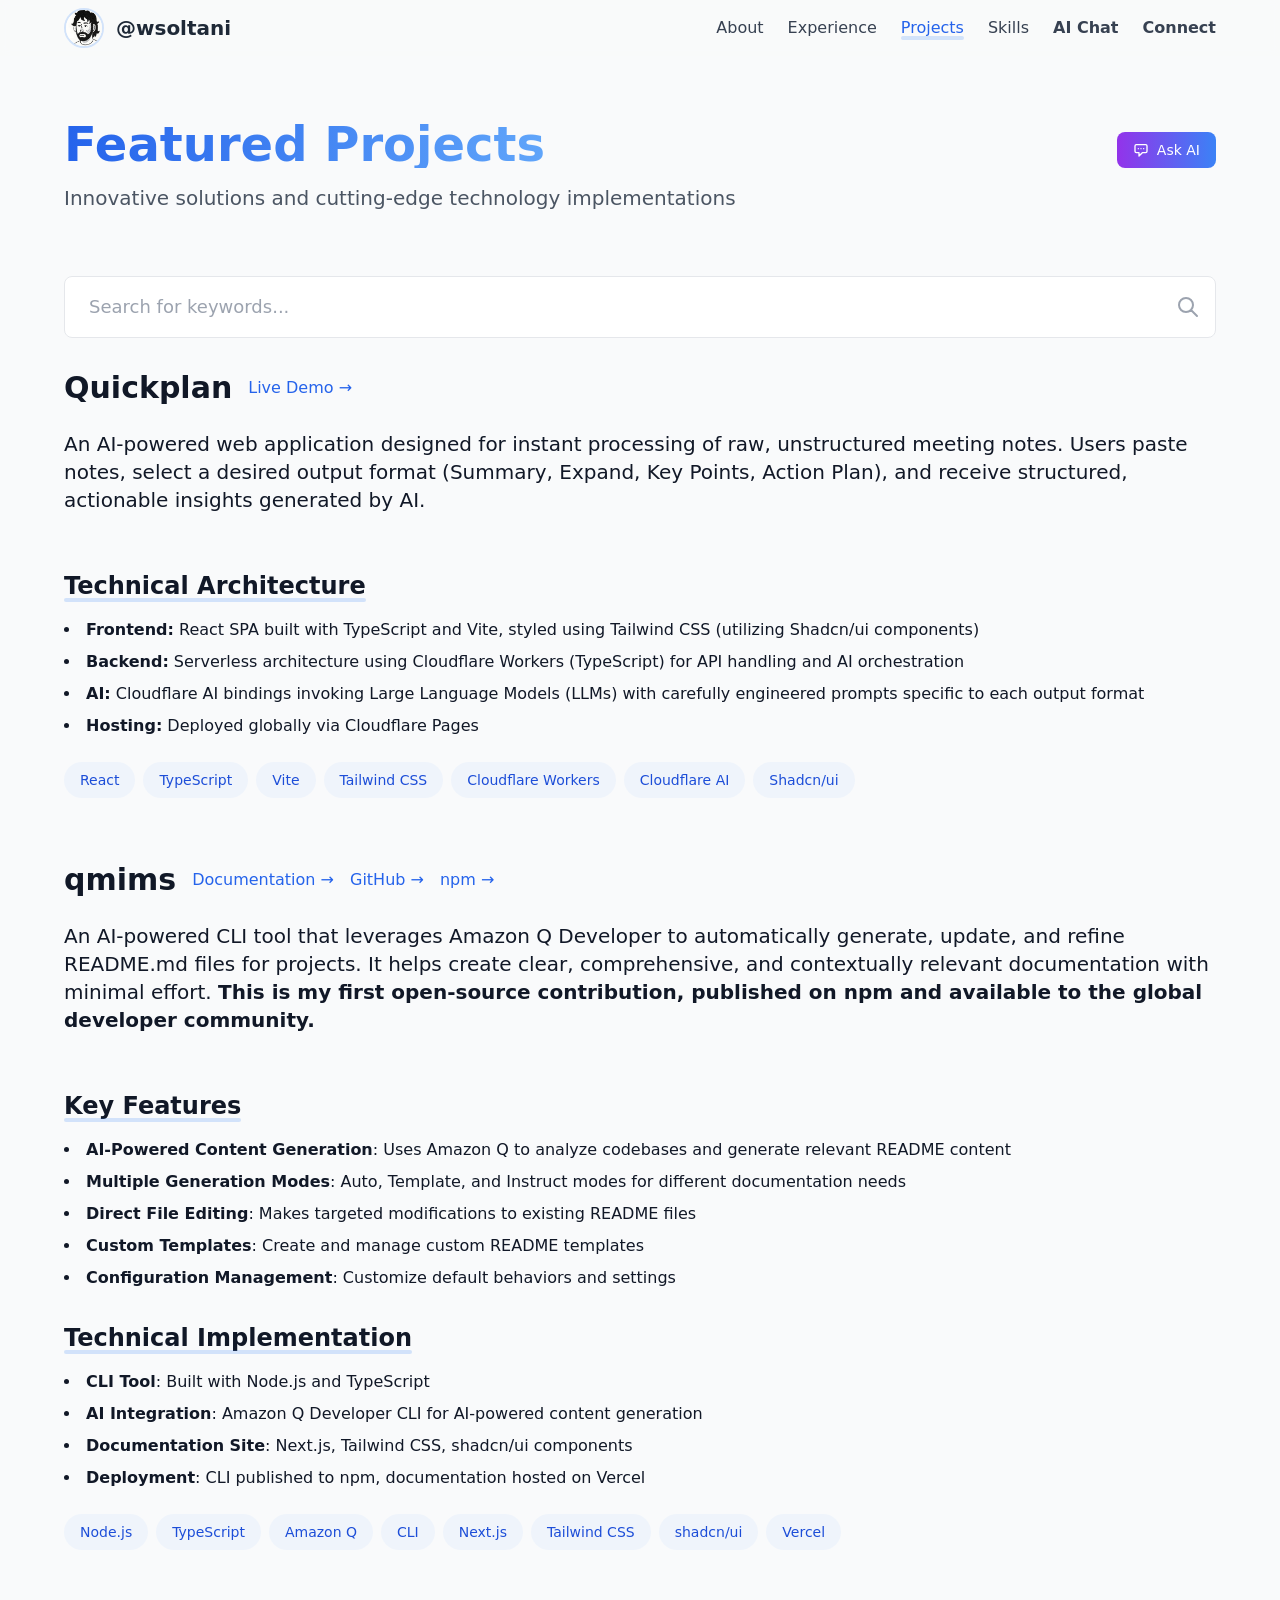
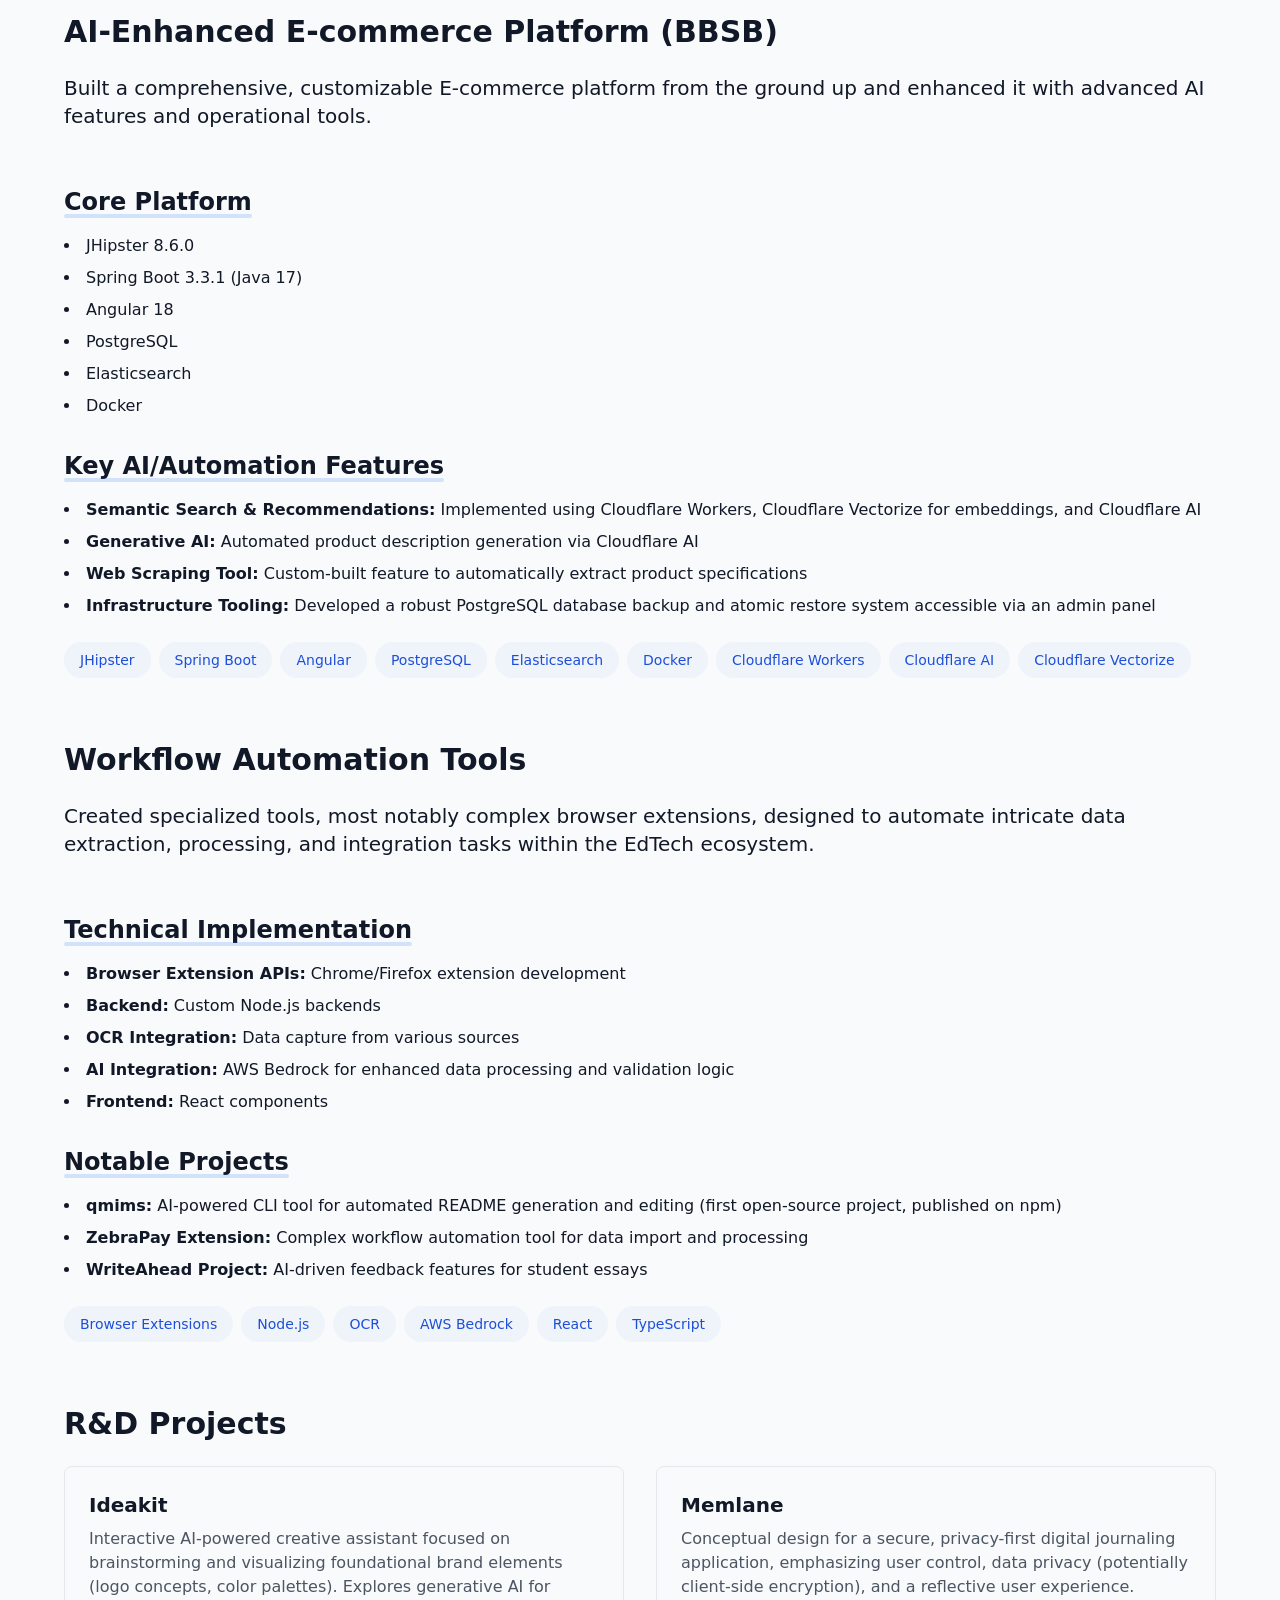
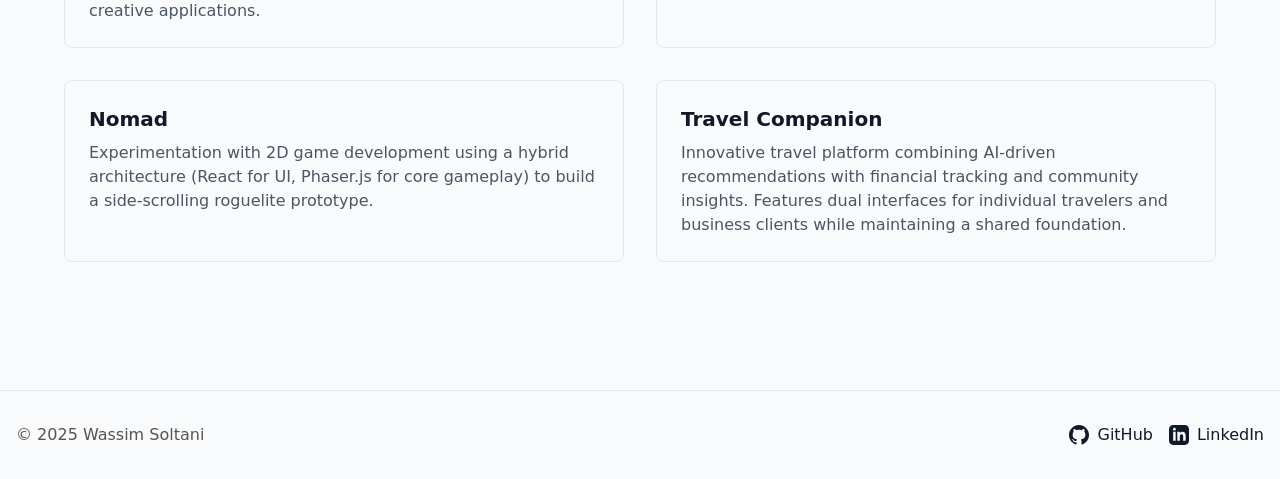
<file: projects/index.html>
<!DOCTYPE html><html lang="en"> <head><meta charset="UTF-8"><meta name="viewport" content="width=device-width"><link rel="icon" type="image/png" href="/favicon-96x96.png" sizes="96x96"><link rel="icon" type="image/svg+xml" href="/favicon.svg"><link rel="shortcut icon" href="/favicon.ico"><link rel="apple-touch-icon" sizes="180x180" href="/apple-touch-icon.png"><link rel="manifest" href="/site.webmanifest"><meta name="generator" content="Astro v5.7.10"><!-- Google tag (gtag.js) --><script async src="https://www.googletagmanager.com/gtag/js?id=G-BR3838LWBX"></script><script>
      window.dataLayer = window.dataLayer || [];
      function gtag(){dataLayer.push(arguments);}
      gtag('js', new Date());

      gtag('config', 'G-BR3838LWBX');
    </script><title>Projects | Wassim Soltani</title><title>Projects | Wassim Soltani</title><link rel="canonical" href="https://wsoltani.github.io/projects/"><meta name="description" content="Featured projects: Quickplan, qmims, Memlane, and Ideakit. Wassim Soltani delivers production-ready AI, SaaS, and cloud solutions with React, TypeScript, and Cloudflare Workers."><meta name="robots" content="index, follow"><meta property="og:title" content="Projects | Wassim Soltani"><meta property="og:type" content="website"><meta property="og:image" content="https://wsoltani.github.io/web-app-manifest-512x512.png"><meta property="og:url" content="https://wsoltani.github.io/projects/"><meta name="twitter:card" content="summary"><link rel="stylesheet" href="/assets/ai-chat.D4d5hqI9.css">
<style>.page-search{transition:none;top:4rem;padding:0;background:transparent}.search-compact{background:#fffffff2;-webkit-backdrop-filter:blur(5px);backdrop-filter:blur(5px)}.dark .search-compact{background:#111827f2}.search-compact input{font-size:.95rem!important;padding-top:.5rem!important;padding-bottom:.5rem!important;transition:none!important}mark{background-color:#fbbf2466!important;color:inherit!important;padding:0 2px;border-radius:.25rem}mark.current-match{background-color:#fbbf24!important;color:#000!important;box-shadow:0 0 0 2px #fbbf24}.dark mark{background-color:#b4530966!important}.dark mark.current-match{background-color:#b45309!important;color:#fff!important;box-shadow:0 0 0 2px #b45309}
</style></head> <body class="bg-gray-50 text-gray-900 dark:bg-gray-900 dark:text-gray-100"> <header class="sticky top-0 z-50 bg-gray-50/80 dark:bg-gray-900/80 backdrop-blur-sm transition-all duration-200" id="header"> <div class="container mx-auto px-8 sm:px-16 py-2"> <nav class="flex items-center gap-8"> <a href="/" class="flex items-center gap-3 group"> <img src="/avatar.png" alt="Profile Avatar" loading="eager" width="40" height="40" decoding="async" class="w-10 h-10 rounded-full object-cover border-2 border-blue-500/20 group-hover:border-blue-500/40 transition-colors"> <span class="font-semibold text-xl text-gray-800 dark:text-gray-200 group-hover:text-blue-600 dark:group-hover:text-blue-400 transition-colors">@wsoltani</span> </a> <!-- Desktop Navigation --> <div class="hidden md:flex items-center gap-6 flex-1 justify-end"> <a href="/" class="transition-colors relative inline-block font-medium text-gray-700 dark:text-gray-300 hover:text-blue-600 dark:hover:text-blue-400"> About  </a><a href="/experience" class="transition-colors relative inline-block font-medium text-gray-700 dark:text-gray-300 hover:text-blue-600 dark:hover:text-blue-400"> Experience  </a><a href="/projects" class="transition-colors relative inline-block font-medium text-blue-600 dark:text-blue-400 pointer-events-none" aria-current="page"> Projects <span class="absolute bottom-0 left-0 w-full h-1 bg-blue-500/20 rounded-full"></span> </a><a href="/skills" class="transition-colors relative inline-block font-medium text-gray-700 dark:text-gray-300 hover:text-blue-600 dark:hover:text-blue-400"> Skills  </a><a href="/ai-chat" class="transition-colors relative inline-block font-semibold text-gray-700 dark:text-gray-300 hover:text-blue-600 dark:hover:text-blue-400"> AI Chat  </a><a href="/connect" class="transition-colors relative inline-block font-semibold text-gray-700 dark:text-gray-300 hover:text-blue-600 dark:hover:text-blue-400"> Connect  </a> </div> <!-- Mobile menu button --> <button id="mobile-menu-button" class="md:hidden ml-auto text-gray-600 dark:text-gray-400 hover:text-gray-900 dark:hover:text-white p-2"> <svg xmlns="http://www.w3.org/2000/svg" class="h-6 w-6" fill="none" viewBox="0 0 24 24" stroke="currentColor"> <path stroke-linecap="round" stroke-linejoin="round" stroke-width="2" d="M4 6h16M4 12h16M4 18h16"></path> </svg> </button> </nav> <!-- Mobile Navigation --> <div id="mobile-menu" class="hidden md:hidden mt-3"> <div class="flex flex-col gap-4 py-2"> <a href="/" class="text-lg transition-colors py-3 px-2 rounded-md font-medium text-gray-700 dark:text-gray-300 hover:text-blue-600 dark:hover:text-blue-400 active:bg-gray-100 dark:active:bg-gray-800"> About </a><a href="/experience" class="text-lg transition-colors py-3 px-2 rounded-md font-medium text-gray-700 dark:text-gray-300 hover:text-blue-600 dark:hover:text-blue-400 active:bg-gray-100 dark:active:bg-gray-800"> Experience </a><a href="#" class="text-lg transition-colors py-3 px-2 rounded-md font-medium text-blue-600 dark:text-blue-400 bg-blue-50 dark:bg-blue-900/20 pointer-events-none" aria-current="page"> Projects </a><a href="/skills" class="text-lg transition-colors py-3 px-2 rounded-md font-medium text-gray-700 dark:text-gray-300 hover:text-blue-600 dark:hover:text-blue-400 active:bg-gray-100 dark:active:bg-gray-800"> Skills </a><a href="/ai-chat" class="text-lg transition-colors py-3 px-2 rounded-md font-semibold text-gray-700 dark:text-gray-300 hover:text-blue-600 dark:hover:text-blue-400 active:bg-gray-100 dark:active:bg-gray-800"> AI Chat </a><a href="/connect" class="text-lg transition-colors py-3 px-2 rounded-md font-semibold text-gray-700 dark:text-gray-300 hover:text-blue-600 dark:hover:text-blue-400 active:bg-gray-100 dark:active:bg-gray-800"> Connect </a> </div> </div> </div> </header> <main>  <section class="container mx-auto px-8 sm:px-16 py-16"> <div class="mb-16"> <div class="flex flex-col md:flex-row md:items-end justify-between mb-4"> <h1 class="text-4xl md:text-5xl font-bold bg-clip-text text-transparent bg-gradient-to-r from-blue-600 to-blue-400">
Featured Projects
</h1> <a href="/ai-chat" class="inline-flex items-center gap-2 bg-gradient-to-r from-purple-600 to-blue-500 text-white px-4 py-2 rounded-lg hover:from-purple-700 hover:to-blue-600 transition-all text-sm mt-4 md:mt-0 w-auto self-start md:self-auto"> <svg xmlns="http://www.w3.org/2000/svg" class="h-4 w-4 flex-shrink-0" fill="none" viewBox="0 0 24 24" stroke="currentColor"> <path stroke-linecap="round" stroke-linejoin="round" stroke-width="2" d="M8 10h.01M12 10h.01M16 10h.01M9 16H5a2 2 0 01-2-2V6a2 2 0 012-2h14a2 2 0 012 2v8a2 2 0 01-2 2h-5l-5 5v-5z"></path> </svg>
Ask AI
</a> </div> <p class="text-xl text-gray-600 dark:text-gray-400">Innovative solutions and cutting-edge technology implementations</p> </div> <!-- Page Search --> <div class="page-search mb-8 sticky top-0 z-50" id="stickySearch"> <div class="relative"> <input type="text" id="pageSearch" placeholder="Search for keywords..." class="w-full px-6 py-4 text-lg rounded-lg border border-gray-200 dark:border-gray-800 bg-white dark:bg-gray-900 focus:outline-none focus:ring-2 focus:ring-blue-500 focus:border-transparent transition-all duration-200"> <div class="absolute right-4 top-1/2 -translate-y-1/2 text-gray-400"> <svg xmlns="http://www.w3.org/2000/svg" class="h-6 w-6" fill="none" viewBox="0 0 24 24" stroke="currentColor"> <path stroke-linecap="round" stroke-linejoin="round" stroke-width="2" d="M21 21l-6-6m2-5a7 7 0 11-14 0 7 7 0 0114 0z"></path> </svg> </div> <div id="searchControls" class="absolute right-16 top-1/2 -translate-y-1/2 flex items-center gap-2 opacity-0 pointer-events-none transition-opacity duration-200"> <span id="matchCount" class="text-sm text-gray-500 dark:text-gray-400">0 matches</span> <button id="prevMatch" class="p-1 rounded-full hover:bg-gray-100 dark:hover:bg-gray-800 text-gray-500 dark:text-gray-400 disabled:opacity-50" disabled> <svg xmlns="http://www.w3.org/2000/svg" class="h-5 w-5" fill="none" viewBox="0 0 24 24" stroke="currentColor"> <path stroke-linecap="round" stroke-linejoin="round" stroke-width="2" d="M5 15l7-7 7 7"></path> </svg> </button> <button id="nextMatch" class="p-1 rounded-full hover:bg-gray-100 dark:hover:bg-gray-800 text-gray-500 dark:text-gray-400 disabled:opacity-50" disabled> <svg xmlns="http://www.w3.org/2000/svg" class="h-5 w-5" fill="none" viewBox="0 0 24 24" stroke="currentColor"> <path stroke-linecap="round" stroke-linejoin="round" stroke-width="2" d="M19 9l-7 7-7-7"></path> </svg> </button> </div> </div> </div> <script type="module" src="/assets/PageSearch.astro_astro_type_script_index_0_lang.BOWQ__nr.js"></script> <!-- Quickplan --> <div class="mb-16"> <div class="flex items-center gap-4 mb-6"> <h2 class="text-3xl font-bold">Quickplan</h2> <a href="https://quickplan.blueblood.tech/" target="_blank" rel="noopener noreferrer" class="text-blue-600 hover:underline">Live Demo →</a> </div> <div class="prose dark:prose-invert max-w-none"> <p class="text-xl mb-6">An AI-powered web application designed for instant processing of raw, unstructured meeting notes. Users paste notes, select a desired output format (Summary, Expand, Key Points, Action Plan), and receive structured, actionable insights generated by AI.</p> <h3 class="text-2xl font-semibold mt-8 mb-4 relative inline-block">
Technical Architecture
<span class="absolute bottom-0 left-0 w-full h-1 bg-blue-500/20 rounded-full"></span> </h3> <ul class="list-disc list-inside space-y-2"> <li><strong>Frontend:</strong> React SPA built with TypeScript and Vite, styled using Tailwind CSS (utilizing Shadcn/ui components)</li> <li><strong>Backend:</strong> Serverless architecture using Cloudflare Workers (TypeScript) for API handling and AI orchestration</li> <li><strong>AI:</strong> Cloudflare AI bindings invoking Large Language Models (LLMs) with carefully engineered prompts specific to each output format</li> <li><strong>Hosting:</strong> Deployed globally via Cloudflare Pages</li> </ul> <div class="flex flex-wrap gap-2 mt-6"> <span class="px-4 py-2 bg-blue-500/5 hover:bg-blue-500/10 transition-colors rounded-full text-sm font-medium text-blue-700 dark:text-blue-300"> React </span><span class="px-4 py-2 bg-blue-500/5 hover:bg-blue-500/10 transition-colors rounded-full text-sm font-medium text-blue-700 dark:text-blue-300"> TypeScript </span><span class="px-4 py-2 bg-blue-500/5 hover:bg-blue-500/10 transition-colors rounded-full text-sm font-medium text-blue-700 dark:text-blue-300"> Vite </span><span class="px-4 py-2 bg-blue-500/5 hover:bg-blue-500/10 transition-colors rounded-full text-sm font-medium text-blue-700 dark:text-blue-300"> Tailwind CSS </span><span class="px-4 py-2 bg-blue-500/5 hover:bg-blue-500/10 transition-colors rounded-full text-sm font-medium text-blue-700 dark:text-blue-300"> Cloudflare Workers </span><span class="px-4 py-2 bg-blue-500/5 hover:bg-blue-500/10 transition-colors rounded-full text-sm font-medium text-blue-700 dark:text-blue-300"> Cloudflare AI </span><span class="px-4 py-2 bg-blue-500/5 hover:bg-blue-500/10 transition-colors rounded-full text-sm font-medium text-blue-700 dark:text-blue-300"> Shadcn/ui </span> </div> </div> </div> <!-- qmims - AI-Powered README Generation & Editing --> <div class="mb-16"> <div class="flex items-center gap-4 mb-6"> <h2 class="text-3xl font-bold">qmims</h2> <a href="https://qmims.vercel.app" target="_blank" rel="noopener noreferrer" class="text-blue-600 hover:underline">Documentation →</a> <a href="https://github.com/wSoltani/qmims" target="_blank" rel="noopener noreferrer" class="text-blue-600 hover:underline">GitHub →</a> <a href="https://www.npmjs.com/package/qmims" target="_blank" rel="noopener noreferrer" class="text-blue-600 hover:underline">npm →</a> </div> <div class="prose dark:prose-invert max-w-none"> <p class="text-xl mb-6">An AI-powered CLI tool that leverages Amazon Q Developer to automatically generate, update, and refine README.md files for projects. It helps create clear, comprehensive, and contextually relevant documentation with minimal effort. <span class="font-semibold">This is my first open-source contribution, published on npm and available to the global developer community.</span></p> <h3 class="text-2xl font-semibold mt-8 mb-4 relative inline-block">
Key Features
<span class="absolute bottom-0 left-0 w-full h-1 bg-blue-500/20 rounded-full"></span> </h3> <ul class="list-disc list-inside space-y-2"> <li><strong>AI-Powered Content Generation</strong>: Uses Amazon Q to analyze codebases and generate relevant README content</li> <li><strong>Multiple Generation Modes</strong>: Auto, Template, and Instruct modes for different documentation needs</li> <li><strong>Direct File Editing</strong>: Makes targeted modifications to existing README files</li> <li><strong>Custom Templates</strong>: Create and manage custom README templates</li> <li><strong>Configuration Management</strong>: Customize default behaviors and settings</li> </ul> <h3 class="text-2xl font-semibold mt-8 mb-4 relative inline-block">
Technical Implementation
<span class="absolute bottom-0 left-0 w-full h-1 bg-blue-500/20 rounded-full"></span> </h3> <ul class="list-disc list-inside space-y-2"> <li><strong>CLI Tool</strong>: Built with Node.js and TypeScript</li> <li><strong>AI Integration</strong>: Amazon Q Developer CLI for AI-powered content generation</li> <li><strong>Documentation Site</strong>: Next.js, Tailwind CSS, shadcn/ui components</li> <li><strong>Deployment</strong>: CLI published to npm, documentation hosted on Vercel</li> </ul> <div class="flex flex-wrap gap-2 mt-6"> <span class="px-4 py-2 bg-blue-500/5 hover:bg-blue-500/10 transition-colors rounded-full text-sm font-medium text-blue-700 dark:text-blue-300"> Node.js </span><span class="px-4 py-2 bg-blue-500/5 hover:bg-blue-500/10 transition-colors rounded-full text-sm font-medium text-blue-700 dark:text-blue-300"> TypeScript </span><span class="px-4 py-2 bg-blue-500/5 hover:bg-blue-500/10 transition-colors rounded-full text-sm font-medium text-blue-700 dark:text-blue-300"> Amazon Q </span><span class="px-4 py-2 bg-blue-500/5 hover:bg-blue-500/10 transition-colors rounded-full text-sm font-medium text-blue-700 dark:text-blue-300"> CLI </span><span class="px-4 py-2 bg-blue-500/5 hover:bg-blue-500/10 transition-colors rounded-full text-sm font-medium text-blue-700 dark:text-blue-300"> Next.js </span><span class="px-4 py-2 bg-blue-500/5 hover:bg-blue-500/10 transition-colors rounded-full text-sm font-medium text-blue-700 dark:text-blue-300"> Tailwind CSS </span><span class="px-4 py-2 bg-blue-500/5 hover:bg-blue-500/10 transition-colors rounded-full text-sm font-medium text-blue-700 dark:text-blue-300"> shadcn/ui </span><span class="px-4 py-2 bg-blue-500/5 hover:bg-blue-500/10 transition-colors rounded-full text-sm font-medium text-blue-700 dark:text-blue-300"> Vercel </span> </div> </div> </div> <!-- AI-Enhanced E-commerce Platform --> <div class="mb-16"> <h2 class="text-3xl font-bold mb-6">AI-Enhanced E-commerce Platform (BBSB)</h2> <div class="prose dark:prose-invert max-w-none"> <p class="text-xl mb-6">Built a comprehensive, customizable E-commerce platform from the ground up and enhanced it with advanced AI features and operational tools.</p> <h3 class="text-2xl font-semibold mt-8 mb-4 relative inline-block">
Core Platform
<span class="absolute bottom-0 left-0 w-full h-1 bg-blue-500/20 rounded-full"></span> </h3> <ul class="list-disc list-inside space-y-2"> <li>JHipster 8.6.0</li> <li>Spring Boot 3.3.1 (Java 17)</li> <li>Angular 18</li> <li>PostgreSQL</li> <li>Elasticsearch</li> <li>Docker</li> </ul> <h3 class="text-2xl font-semibold mt-8 mb-4 relative inline-block">
Key AI/Automation Features
<span class="absolute bottom-0 left-0 w-full h-1 bg-blue-500/20 rounded-full"></span> </h3> <ul class="list-disc list-inside space-y-2"> <li><strong>Semantic Search & Recommendations:</strong> Implemented using Cloudflare Workers, Cloudflare Vectorize for embeddings, and Cloudflare AI</li> <li><strong>Generative AI:</strong> Automated product description generation via Cloudflare AI</li> <li><strong>Web Scraping Tool:</strong> Custom-built feature to automatically extract product specifications</li> <li><strong>Infrastructure Tooling:</strong> Developed a robust PostgreSQL database backup and atomic restore system accessible via an admin panel</li> </ul> <div class="flex flex-wrap gap-2 mt-6"> <span class="px-4 py-2 bg-blue-500/5 hover:bg-blue-500/10 transition-colors rounded-full text-sm font-medium text-blue-700 dark:text-blue-300"> JHipster </span><span class="px-4 py-2 bg-blue-500/5 hover:bg-blue-500/10 transition-colors rounded-full text-sm font-medium text-blue-700 dark:text-blue-300"> Spring Boot </span><span class="px-4 py-2 bg-blue-500/5 hover:bg-blue-500/10 transition-colors rounded-full text-sm font-medium text-blue-700 dark:text-blue-300"> Angular </span><span class="px-4 py-2 bg-blue-500/5 hover:bg-blue-500/10 transition-colors rounded-full text-sm font-medium text-blue-700 dark:text-blue-300"> PostgreSQL </span><span class="px-4 py-2 bg-blue-500/5 hover:bg-blue-500/10 transition-colors rounded-full text-sm font-medium text-blue-700 dark:text-blue-300"> Elasticsearch </span><span class="px-4 py-2 bg-blue-500/5 hover:bg-blue-500/10 transition-colors rounded-full text-sm font-medium text-blue-700 dark:text-blue-300"> Docker </span><span class="px-4 py-2 bg-blue-500/5 hover:bg-blue-500/10 transition-colors rounded-full text-sm font-medium text-blue-700 dark:text-blue-300"> Cloudflare Workers </span><span class="px-4 py-2 bg-blue-500/5 hover:bg-blue-500/10 transition-colors rounded-full text-sm font-medium text-blue-700 dark:text-blue-300"> Cloudflare AI </span><span class="px-4 py-2 bg-blue-500/5 hover:bg-blue-500/10 transition-colors rounded-full text-sm font-medium text-blue-700 dark:text-blue-300"> Cloudflare Vectorize </span> </div> </div> </div> <!-- Workflow Automation Tools --> <div class="mb-16"> <h2 class="text-3xl font-bold mb-6">Workflow Automation Tools</h2> <div class="prose dark:prose-invert max-w-none"> <p class="text-xl mb-6">Created specialized tools, most notably complex browser extensions, designed to automate intricate data extraction, processing, and integration tasks within the EdTech ecosystem.</p> <h3 class="text-2xl font-semibold mt-8 mb-4 relative inline-block">
Technical Implementation
<span class="absolute bottom-0 left-0 w-full h-1 bg-blue-500/20 rounded-full"></span> </h3> <ul class="list-disc list-inside space-y-2"> <li><strong>Browser Extension APIs:</strong> Chrome/Firefox extension development</li> <li><strong>Backend:</strong> Custom Node.js backends</li> <li><strong>OCR Integration:</strong> Data capture from various sources</li> <li><strong>AI Integration:</strong> AWS Bedrock for enhanced data processing and validation logic</li> <li><strong>Frontend:</strong> React components</li> </ul> <h3 class="text-2xl font-semibold mt-8 mb-4 relative inline-block">
Notable Projects
<span class="absolute bottom-0 left-0 w-full h-1 bg-blue-500/20 rounded-full"></span> </h3> <ul class="list-disc list-inside space-y-2"> <li><strong>qmims:</strong> AI-powered CLI tool for automated README generation and editing (first open-source project, published on npm)</li> <li><strong>ZebraPay Extension:</strong> Complex workflow automation tool for data import and processing</li> <li><strong>WriteAhead Project:</strong> AI-driven feedback features for student essays</li> </ul> <div class="flex flex-wrap gap-2 mt-6"> <span class="px-4 py-2 bg-blue-500/5 hover:bg-blue-500/10 transition-colors rounded-full text-sm font-medium text-blue-700 dark:text-blue-300"> Browser Extensions </span><span class="px-4 py-2 bg-blue-500/5 hover:bg-blue-500/10 transition-colors rounded-full text-sm font-medium text-blue-700 dark:text-blue-300"> Node.js </span><span class="px-4 py-2 bg-blue-500/5 hover:bg-blue-500/10 transition-colors rounded-full text-sm font-medium text-blue-700 dark:text-blue-300"> OCR </span><span class="px-4 py-2 bg-blue-500/5 hover:bg-blue-500/10 transition-colors rounded-full text-sm font-medium text-blue-700 dark:text-blue-300"> AWS Bedrock </span><span class="px-4 py-2 bg-blue-500/5 hover:bg-blue-500/10 transition-colors rounded-full text-sm font-medium text-blue-700 dark:text-blue-300"> React </span><span class="px-4 py-2 bg-blue-500/5 hover:bg-blue-500/10 transition-colors rounded-full text-sm font-medium text-blue-700 dark:text-blue-300"> TypeScript </span> </div> </div> </div> <!-- R&D Projects --> <div> <h2 class="text-3xl font-bold mb-6">R&D Projects</h2> <div class="grid md:grid-cols-2 gap-8"> <div class="border border-gray-200 dark:border-gray-800 rounded-lg p-6"> <h3 class="text-xl font-semibold mb-2">Ideakit</h3> <p class="text-gray-600 dark:text-gray-400">Interactive AI-powered creative assistant focused on brainstorming and visualizing foundational brand elements (logo concepts, color palettes). Explores generative AI for creative applications.</p> </div> <div class="border border-gray-200 dark:border-gray-800 rounded-lg p-6"> <h3 class="text-xl font-semibold mb-2">Memlane</h3> <p class="text-gray-600 dark:text-gray-400">Conceptual design for a secure, privacy-first digital journaling application, emphasizing user control, data privacy (potentially client-side encryption), and a reflective user experience.</p> </div> <div class="border border-gray-200 dark:border-gray-800 rounded-lg p-6"> <h3 class="text-xl font-semibold mb-2">Nomad</h3> <p class="text-gray-600 dark:text-gray-400">Experimentation with 2D game development using a hybrid architecture (React for UI, Phaser.js for core gameplay) to build a side-scrolling roguelite prototype.</p> </div> <div class="border border-gray-200 dark:border-gray-800 rounded-lg p-6"> <h3 class="text-xl font-semibold mb-2">Travel Companion</h3> <p class="text-gray-600 dark:text-gray-400">Innovative travel platform combining AI-driven recommendations with financial tracking and community insights. Features dual interfaces for individual travelers and business clients while maintaining a shared foundation.</p> </div> </div> </div> </section>  </main> <footer class="container mx-auto px-4 py-8 mt-16 border-t border-gray-200 dark:border-gray-800"> <div class="flex justify-between items-center"> <p class="text-stone-600">&copy; 2025 Wassim Soltani</p> <div class="flex gap-4"> <a href="https://github.com/wSoltani" target="_blank" rel="noopener noreferrer" class="hover:text-blue-600 flex items-center gap-2"> <svg xmlns="http://www.w3.org/2000/svg" class="h-5 w-5" fill="currentColor" viewBox="0 0 24 24"> <path d="M12 0c-6.626 0-12 5.373-12 12 0 5.302 3.438 9.8 8.207 11.387.599.111.793-.261.793-.577v-2.234c-3.338.726-4.033-1.416-4.033-1.416-.546-1.387-1.333-1.756-1.333-1.756-1.089-.745.083-.729.083-.729 1.205.084 1.839 1.237 1.839 1.237 1.07 1.834 2.807 1.304 3.492.997.107-.775.418-1.305.762-1.604-2.665-.305-5.467-1.334-5.467-5.931 0-1.311.469-2.381 1.236-3.221-.124-.303-.535-1.524.117-3.176 0 0 1.008-.322 3.301 1.23.957-.266 1.983-.399 3.003-.404 1.02.005 2.047.138 3.006.404 2.291-1.552 3.297-1.23 3.297-1.23.653 1.653.242 2.874.118 3.176.77.84 1.235 1.911 1.235 3.221 0 4.609-2.807 5.624-5.479 5.921.43.372.823 1.102.823 2.222v3.293c0 .319.192.694.801.576 4.765-1.589 8.199-6.086 8.199-11.386 0-6.627-5.373-12-12-12z"></path> </svg>
GitHub
</a> <a href="https://linkedin.com/in/wsoltani" target="_blank" rel="noopener noreferrer" class="hover:text-blue-600 flex items-center gap-2"> <svg xmlns="http://www.w3.org/2000/svg" class="h-5 w-5" fill="currentColor" viewBox="0 0 24 24"> <path d="M19 0h-14c-2.761 0-5 2.239-5 5v14c0 2.761 2.239 5 5 5h14c2.762 0 5-2.239 5-5v-14c0-2.761-2.238-5-5-5zm-11 19h-3v-11h3v11zm-1.5-12.268c-.966 0-1.75-.79-1.75-1.764s.784-1.764 1.75-1.764 1.75.79 1.75 1.764-.783 1.764-1.75 1.764zm13.5 12.268h-3v-5.604c0-3.368-4-3.113-4 0v5.604h-3v-11h3v1.765c1.396-2.586 7-2.777 7 2.476v6.759z"></path> </svg>
LinkedIn
</a> </div> </div> </footer> <script type="module">const d=document.getElementById("mobile-menu-button"),e=document.getElementById("mobile-menu"),n=document.getElementById("header");d&&e&&(d.addEventListener("click",()=>{e.classList.toggle("hidden")}),document.addEventListener("click",s=>{const t=s.target;t&&!d.contains(t)&&!e.contains(t)&&e.classList.add("hidden")}));n&&window.addEventListener("scroll",()=>{window.scrollY>0?n.classList.add("shadow-sm","dark:shadow-gray-800/50"):n.classList.remove("shadow-sm","dark:shadow-gray-800/50")});</script> </body> </html>
</file>
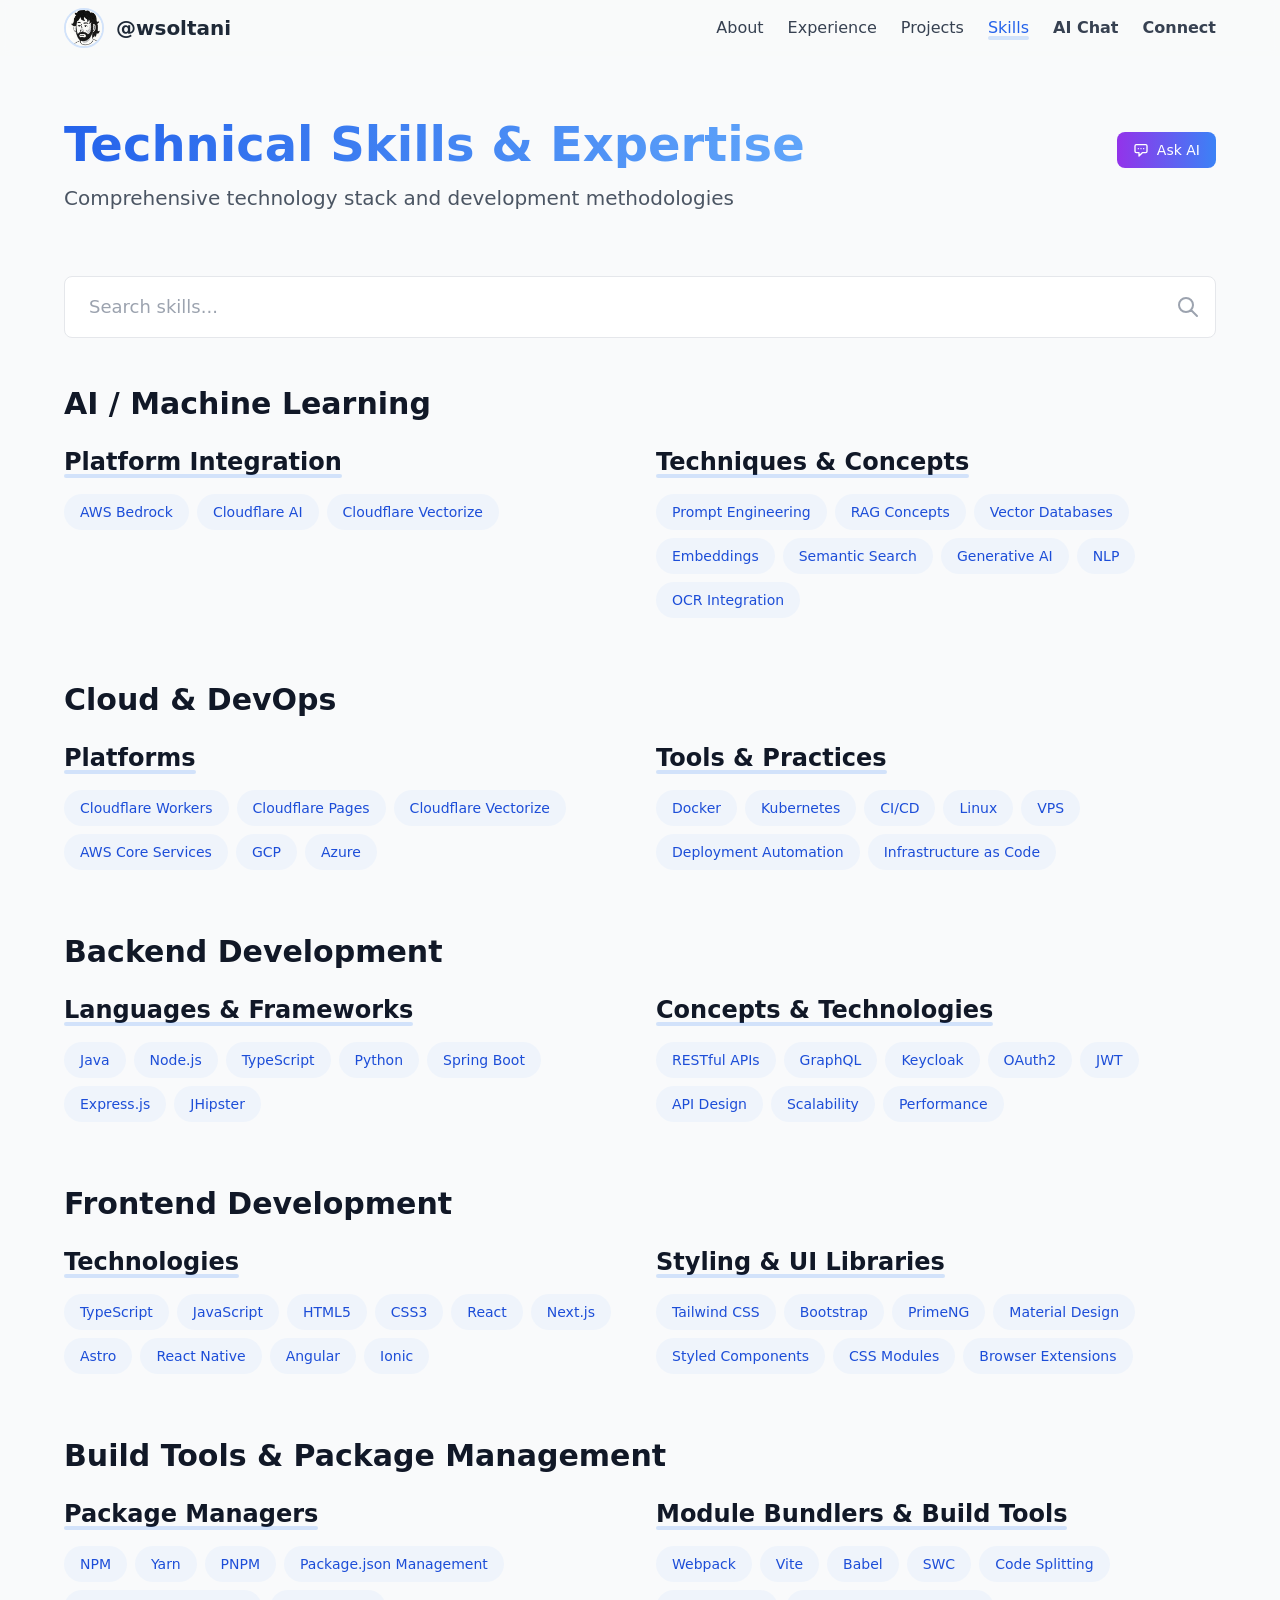
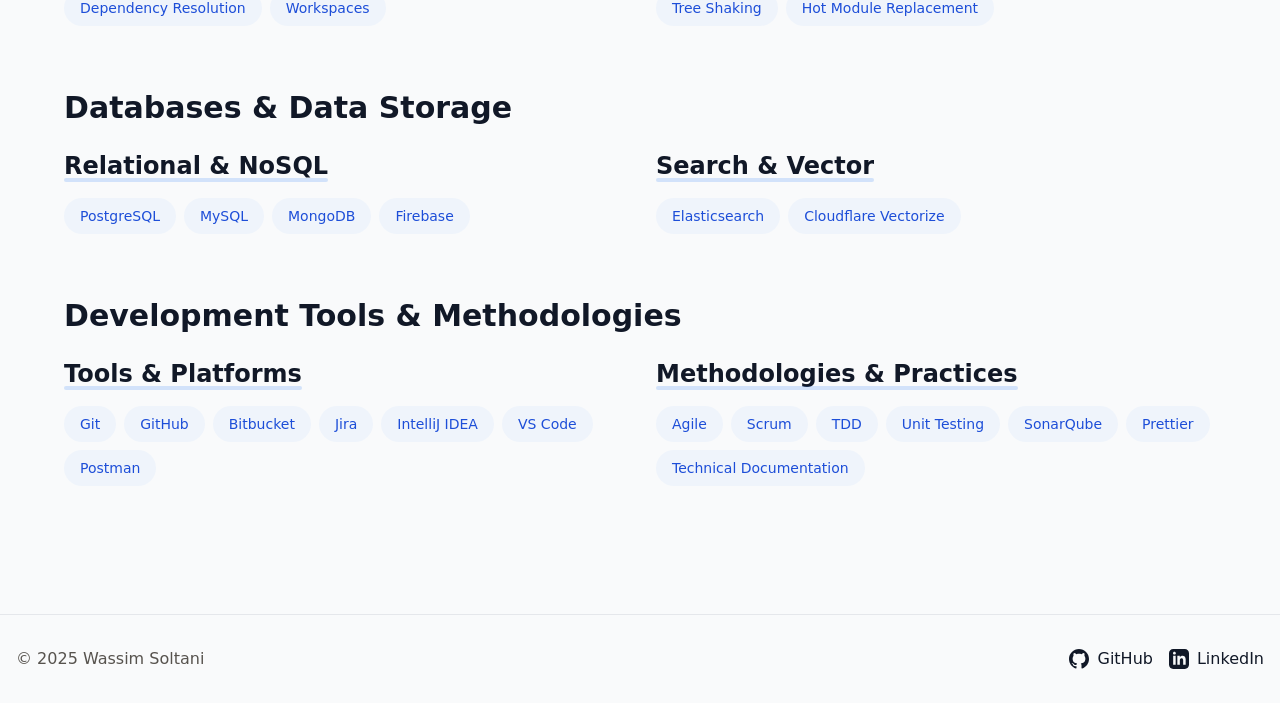
<file: skills/index.html>
<!DOCTYPE html><html lang="en"> <head><meta charset="UTF-8"><meta name="viewport" content="width=device-width"><link rel="icon" type="image/png" href="/favicon-96x96.png" sizes="96x96"><link rel="icon" type="image/svg+xml" href="/favicon.svg"><link rel="shortcut icon" href="/favicon.ico"><link rel="apple-touch-icon" sizes="180x180" href="/apple-touch-icon.png"><link rel="manifest" href="/site.webmanifest"><meta name="generator" content="Astro v5.7.10"><!-- Google tag (gtag.js) --><script async src="https://www.googletagmanager.com/gtag/js?id=G-BR3838LWBX"></script><script>
      window.dataLayer = window.dataLayer || [];
      function gtag(){dataLayer.push(arguments);}
      gtag('js', new Date());

      gtag('config', 'G-BR3838LWBX');
    </script><title>Skills | Wassim Soltani</title><title>Skills | Wassim Soltani</title><link rel="canonical" href="https://wsoltani.github.io/skills/"><meta name="description" content="Wassim Soltani's technical skill set spans AI/ML, full-stack development, cloud, DevOps, and modern web technologies. His expertise enables the design and delivery of robust, scalable, and high-performance solutions across industries."><meta name="robots" content="index, follow"><meta property="og:title" content="Skills | Wassim Soltani"><meta property="og:type" content="website"><meta property="og:image" content="https://wsoltani.github.io/web-app-manifest-512x512.png"><meta property="og:url" content="https://wsoltani.github.io/skills/"><meta name="twitter:card" content="summary"><link rel="stylesheet" href="/assets/ai-chat.D4d5hqI9.css">
<style>@keyframes fadeIn{0%{opacity:0;transform:translateY(10px)}to{opacity:1;transform:translateY(0)}}.skill-tag[data-astro-cid-xahix5fp],.skill-section[data-astro-cid-xahix5fp],.grid-column[data-astro-cid-xahix5fp]{transition:all .3s ease-in-out}
</style></head> <body class="bg-gray-50 text-gray-900 dark:bg-gray-900 dark:text-gray-100"> <header class="sticky top-0 z-50 bg-gray-50/80 dark:bg-gray-900/80 backdrop-blur-sm transition-all duration-200" id="header"> <div class="container mx-auto px-8 sm:px-16 py-2"> <nav class="flex items-center gap-8"> <a href="/" class="flex items-center gap-3 group"> <img src="/avatar.png" alt="Profile Avatar" loading="eager" width="40" height="40" decoding="async" class="w-10 h-10 rounded-full object-cover border-2 border-blue-500/20 group-hover:border-blue-500/40 transition-colors"> <span class="font-semibold text-xl text-gray-800 dark:text-gray-200 group-hover:text-blue-600 dark:group-hover:text-blue-400 transition-colors">@wsoltani</span> </a> <!-- Desktop Navigation --> <div class="hidden md:flex items-center gap-6 flex-1 justify-end"> <a href="/" class="transition-colors relative inline-block font-medium text-gray-700 dark:text-gray-300 hover:text-blue-600 dark:hover:text-blue-400"> About  </a><a href="/experience" class="transition-colors relative inline-block font-medium text-gray-700 dark:text-gray-300 hover:text-blue-600 dark:hover:text-blue-400"> Experience  </a><a href="/projects" class="transition-colors relative inline-block font-medium text-gray-700 dark:text-gray-300 hover:text-blue-600 dark:hover:text-blue-400"> Projects  </a><a href="/skills" class="transition-colors relative inline-block font-medium text-blue-600 dark:text-blue-400 pointer-events-none" aria-current="page"> Skills <span class="absolute bottom-0 left-0 w-full h-1 bg-blue-500/20 rounded-full"></span> </a><a href="/ai-chat" class="transition-colors relative inline-block font-semibold text-gray-700 dark:text-gray-300 hover:text-blue-600 dark:hover:text-blue-400"> AI Chat  </a><a href="/connect" class="transition-colors relative inline-block font-semibold text-gray-700 dark:text-gray-300 hover:text-blue-600 dark:hover:text-blue-400"> Connect  </a> </div> <!-- Mobile menu button --> <button id="mobile-menu-button" class="md:hidden ml-auto text-gray-600 dark:text-gray-400 hover:text-gray-900 dark:hover:text-white p-2"> <svg xmlns="http://www.w3.org/2000/svg" class="h-6 w-6" fill="none" viewBox="0 0 24 24" stroke="currentColor"> <path stroke-linecap="round" stroke-linejoin="round" stroke-width="2" d="M4 6h16M4 12h16M4 18h16"></path> </svg> </button> </nav> <!-- Mobile Navigation --> <div id="mobile-menu" class="hidden md:hidden mt-3"> <div class="flex flex-col gap-4 py-2"> <a href="/" class="text-lg transition-colors py-3 px-2 rounded-md font-medium text-gray-700 dark:text-gray-300 hover:text-blue-600 dark:hover:text-blue-400 active:bg-gray-100 dark:active:bg-gray-800"> About </a><a href="/experience" class="text-lg transition-colors py-3 px-2 rounded-md font-medium text-gray-700 dark:text-gray-300 hover:text-blue-600 dark:hover:text-blue-400 active:bg-gray-100 dark:active:bg-gray-800"> Experience </a><a href="/projects" class="text-lg transition-colors py-3 px-2 rounded-md font-medium text-gray-700 dark:text-gray-300 hover:text-blue-600 dark:hover:text-blue-400 active:bg-gray-100 dark:active:bg-gray-800"> Projects </a><a href="#" class="text-lg transition-colors py-3 px-2 rounded-md font-medium text-blue-600 dark:text-blue-400 bg-blue-50 dark:bg-blue-900/20 pointer-events-none" aria-current="page"> Skills </a><a href="/ai-chat" class="text-lg transition-colors py-3 px-2 rounded-md font-semibold text-gray-700 dark:text-gray-300 hover:text-blue-600 dark:hover:text-blue-400 active:bg-gray-100 dark:active:bg-gray-800"> AI Chat </a><a href="/connect" class="text-lg transition-colors py-3 px-2 rounded-md font-semibold text-gray-700 dark:text-gray-300 hover:text-blue-600 dark:hover:text-blue-400 active:bg-gray-100 dark:active:bg-gray-800"> Connect </a> </div> </div> </div> </header> <main>  <section class="container mx-auto px-8 sm:px-16 py-16" data-astro-cid-xahix5fp> <div class="mb-16" data-astro-cid-xahix5fp> <div class="flex flex-col md:flex-row md:items-end justify-between mb-4" data-astro-cid-xahix5fp> <h1 class="text-4xl md:text-5xl font-bold bg-clip-text text-transparent bg-gradient-to-r from-blue-600 to-blue-400" data-astro-cid-xahix5fp>
Technical Skills & Expertise
</h1> <a href="/ai-chat" class="inline-flex items-center gap-2 bg-gradient-to-r from-purple-600 to-blue-500 text-white px-4 py-2 rounded-lg hover:from-purple-700 hover:to-blue-600 transition-all text-sm mt-4 md:mt-0 w-auto self-start md:self-auto" data-astro-cid-xahix5fp> <svg xmlns="http://www.w3.org/2000/svg" class="h-4 w-4 flex-shrink-0" fill="none" viewBox="0 0 24 24" stroke="currentColor" data-astro-cid-xahix5fp> <path stroke-linecap="round" stroke-linejoin="round" stroke-width="2" d="M8 10h.01M12 10h.01M16 10h.01M9 16H5a2 2 0 01-2-2V6a2 2 0 012-2h14a2 2 0 012 2v8a2 2 0 01-2 2h-5l-5 5v-5z" data-astro-cid-xahix5fp></path> </svg>
Ask AI
</a> </div> <p class="text-xl text-gray-600 dark:text-gray-400" data-astro-cid-xahix5fp>Comprehensive technology stack and development methodologies</p> </div> <!-- Search Bar --> <div class="mb-12" data-astro-cid-xahix5fp> <div class="relative" data-astro-cid-xahix5fp> <input type="text" id="skillSearch" placeholder="Search skills..." class="w-full px-6 py-4 text-lg rounded-lg border border-gray-200 dark:border-gray-800 bg-white dark:bg-gray-900 focus:outline-none focus:ring-2 focus:ring-blue-500 focus:border-transparent transition-all duration-200" data-astro-cid-xahix5fp> <div class="absolute right-4 top-1/2 -translate-y-1/2 text-gray-400" data-astro-cid-xahix5fp> <svg xmlns="http://www.w3.org/2000/svg" class="h-6 w-6" fill="none" viewBox="0 0 24 24" stroke="currentColor" data-astro-cid-xahix5fp> <path stroke-linecap="round" stroke-linejoin="round" stroke-width="2" d="M21 21l-6-6m2-5a7 7 0 11-14 0 7 7 0 0114 0z" data-astro-cid-xahix5fp></path> </svg> </div> </div> </div> <!-- Skills Sections --> <div id="skillsContainer" data-astro-cid-xahix5fp> <!-- AI / Machine Learning --> <div class="mb-16 skill-section" data-astro-cid-xahix5fp> <h2 class="text-3xl font-bold mb-6" data-astro-cid-xahix5fp>AI / Machine Learning</h2> <div class="grid md:grid-cols-2 gap-8" data-astro-cid-xahix5fp> <div class="prose dark:prose-invert max-w-none grid-column" data-astro-cid-xahix5fp> <h3 class="text-2xl font-semibold mb-4 relative inline-block" data-astro-cid-xahix5fp>
Platform Integration
<span class="absolute bottom-0 left-0 w-full h-1 bg-blue-500/20 rounded-full" data-astro-cid-xahix5fp></span> </h3> <div class="flex flex-wrap gap-2" data-astro-cid-xahix5fp> <span class="skill-tag px-4 py-2 bg-blue-500/5 hover:bg-blue-500/10 transition-colors rounded-full text-sm font-medium text-blue-700 dark:text-blue-300" data-astro-cid-xahix5fp> AWS Bedrock </span><span class="skill-tag px-4 py-2 bg-blue-500/5 hover:bg-blue-500/10 transition-colors rounded-full text-sm font-medium text-blue-700 dark:text-blue-300" data-astro-cid-xahix5fp> Cloudflare AI </span><span class="skill-tag px-4 py-2 bg-blue-500/5 hover:bg-blue-500/10 transition-colors rounded-full text-sm font-medium text-blue-700 dark:text-blue-300" data-astro-cid-xahix5fp> Cloudflare Vectorize </span> </div> </div> <div class="prose dark:prose-invert max-w-none grid-column" data-astro-cid-xahix5fp> <h3 class="text-2xl font-semibold mb-4 relative inline-block" data-astro-cid-xahix5fp>
Techniques & Concepts
<span class="absolute bottom-0 left-0 w-full h-1 bg-blue-500/20 rounded-full" data-astro-cid-xahix5fp></span> </h3> <div class="flex flex-wrap gap-2" data-astro-cid-xahix5fp> <span class="skill-tag px-4 py-2 bg-blue-500/5 hover:bg-blue-500/10 transition-colors rounded-full text-sm font-medium text-blue-700 dark:text-blue-300" data-astro-cid-xahix5fp> Prompt Engineering </span><span class="skill-tag px-4 py-2 bg-blue-500/5 hover:bg-blue-500/10 transition-colors rounded-full text-sm font-medium text-blue-700 dark:text-blue-300" data-astro-cid-xahix5fp> RAG Concepts </span><span class="skill-tag px-4 py-2 bg-blue-500/5 hover:bg-blue-500/10 transition-colors rounded-full text-sm font-medium text-blue-700 dark:text-blue-300" data-astro-cid-xahix5fp> Vector Databases </span><span class="skill-tag px-4 py-2 bg-blue-500/5 hover:bg-blue-500/10 transition-colors rounded-full text-sm font-medium text-blue-700 dark:text-blue-300" data-astro-cid-xahix5fp> Embeddings </span><span class="skill-tag px-4 py-2 bg-blue-500/5 hover:bg-blue-500/10 transition-colors rounded-full text-sm font-medium text-blue-700 dark:text-blue-300" data-astro-cid-xahix5fp> Semantic Search </span><span class="skill-tag px-4 py-2 bg-blue-500/5 hover:bg-blue-500/10 transition-colors rounded-full text-sm font-medium text-blue-700 dark:text-blue-300" data-astro-cid-xahix5fp> Generative AI </span><span class="skill-tag px-4 py-2 bg-blue-500/5 hover:bg-blue-500/10 transition-colors rounded-full text-sm font-medium text-blue-700 dark:text-blue-300" data-astro-cid-xahix5fp> NLP </span><span class="skill-tag px-4 py-2 bg-blue-500/5 hover:bg-blue-500/10 transition-colors rounded-full text-sm font-medium text-blue-700 dark:text-blue-300" data-astro-cid-xahix5fp> OCR Integration </span> </div> </div> </div> </div> <!-- Cloud & DevOps --> <div class="mb-16 skill-section" data-astro-cid-xahix5fp> <h2 class="text-3xl font-bold mb-6" data-astro-cid-xahix5fp>Cloud & DevOps</h2> <div class="grid md:grid-cols-2 gap-8" data-astro-cid-xahix5fp> <div class="prose dark:prose-invert max-w-none grid-column" data-astro-cid-xahix5fp> <h3 class="text-2xl font-semibold mb-4 relative inline-block" data-astro-cid-xahix5fp>
Platforms
<span class="absolute bottom-0 left-0 w-full h-1 bg-blue-500/20 rounded-full" data-astro-cid-xahix5fp></span> </h3> <div class="flex flex-wrap gap-2" data-astro-cid-xahix5fp> <span class="skill-tag px-4 py-2 bg-blue-500/5 hover:bg-blue-500/10 transition-colors rounded-full text-sm font-medium text-blue-700 dark:text-blue-300" data-astro-cid-xahix5fp> Cloudflare Workers </span><span class="skill-tag px-4 py-2 bg-blue-500/5 hover:bg-blue-500/10 transition-colors rounded-full text-sm font-medium text-blue-700 dark:text-blue-300" data-astro-cid-xahix5fp> Cloudflare Pages </span><span class="skill-tag px-4 py-2 bg-blue-500/5 hover:bg-blue-500/10 transition-colors rounded-full text-sm font-medium text-blue-700 dark:text-blue-300" data-astro-cid-xahix5fp> Cloudflare Vectorize </span><span class="skill-tag px-4 py-2 bg-blue-500/5 hover:bg-blue-500/10 transition-colors rounded-full text-sm font-medium text-blue-700 dark:text-blue-300" data-astro-cid-xahix5fp> AWS Core Services </span><span class="skill-tag px-4 py-2 bg-blue-500/5 hover:bg-blue-500/10 transition-colors rounded-full text-sm font-medium text-blue-700 dark:text-blue-300" data-astro-cid-xahix5fp> GCP </span><span class="skill-tag px-4 py-2 bg-blue-500/5 hover:bg-blue-500/10 transition-colors rounded-full text-sm font-medium text-blue-700 dark:text-blue-300" data-astro-cid-xahix5fp> Azure </span> </div> </div> <div class="prose dark:prose-invert max-w-none grid-column" data-astro-cid-xahix5fp> <h3 class="text-2xl font-semibold mb-4 relative inline-block" data-astro-cid-xahix5fp>
Tools & Practices
<span class="absolute bottom-0 left-0 w-full h-1 bg-blue-500/20 rounded-full" data-astro-cid-xahix5fp></span> </h3> <div class="flex flex-wrap gap-2" data-astro-cid-xahix5fp> <span class="skill-tag px-4 py-2 bg-blue-500/5 hover:bg-blue-500/10 transition-colors rounded-full text-sm font-medium text-blue-700 dark:text-blue-300" data-astro-cid-xahix5fp> Docker </span><span class="skill-tag px-4 py-2 bg-blue-500/5 hover:bg-blue-500/10 transition-colors rounded-full text-sm font-medium text-blue-700 dark:text-blue-300" data-astro-cid-xahix5fp> Kubernetes </span><span class="skill-tag px-4 py-2 bg-blue-500/5 hover:bg-blue-500/10 transition-colors rounded-full text-sm font-medium text-blue-700 dark:text-blue-300" data-astro-cid-xahix5fp> CI/CD </span><span class="skill-tag px-4 py-2 bg-blue-500/5 hover:bg-blue-500/10 transition-colors rounded-full text-sm font-medium text-blue-700 dark:text-blue-300" data-astro-cid-xahix5fp> Linux </span><span class="skill-tag px-4 py-2 bg-blue-500/5 hover:bg-blue-500/10 transition-colors rounded-full text-sm font-medium text-blue-700 dark:text-blue-300" data-astro-cid-xahix5fp> VPS </span><span class="skill-tag px-4 py-2 bg-blue-500/5 hover:bg-blue-500/10 transition-colors rounded-full text-sm font-medium text-blue-700 dark:text-blue-300" data-astro-cid-xahix5fp> Deployment Automation </span><span class="skill-tag px-4 py-2 bg-blue-500/5 hover:bg-blue-500/10 transition-colors rounded-full text-sm font-medium text-blue-700 dark:text-blue-300" data-astro-cid-xahix5fp> Infrastructure as Code </span> </div> </div> </div> </div> <!-- Backend Development --> <div class="mb-16 skill-section" data-astro-cid-xahix5fp> <h2 class="text-3xl font-bold mb-6" data-astro-cid-xahix5fp>Backend Development</h2> <div class="grid md:grid-cols-2 gap-8" data-astro-cid-xahix5fp> <div class="prose dark:prose-invert max-w-none grid-column" data-astro-cid-xahix5fp> <h3 class="text-2xl font-semibold mb-4 relative inline-block" data-astro-cid-xahix5fp>
Languages & Frameworks
<span class="absolute bottom-0 left-0 w-full h-1 bg-blue-500/20 rounded-full" data-astro-cid-xahix5fp></span> </h3> <div class="flex flex-wrap gap-2" data-astro-cid-xahix5fp> <span class="skill-tag px-4 py-2 bg-blue-500/5 hover:bg-blue-500/10 transition-colors rounded-full text-sm font-medium text-blue-700 dark:text-blue-300" data-astro-cid-xahix5fp> Java </span><span class="skill-tag px-4 py-2 bg-blue-500/5 hover:bg-blue-500/10 transition-colors rounded-full text-sm font-medium text-blue-700 dark:text-blue-300" data-astro-cid-xahix5fp> Node.js </span><span class="skill-tag px-4 py-2 bg-blue-500/5 hover:bg-blue-500/10 transition-colors rounded-full text-sm font-medium text-blue-700 dark:text-blue-300" data-astro-cid-xahix5fp> TypeScript </span><span class="skill-tag px-4 py-2 bg-blue-500/5 hover:bg-blue-500/10 transition-colors rounded-full text-sm font-medium text-blue-700 dark:text-blue-300" data-astro-cid-xahix5fp> Python </span><span class="skill-tag px-4 py-2 bg-blue-500/5 hover:bg-blue-500/10 transition-colors rounded-full text-sm font-medium text-blue-700 dark:text-blue-300" data-astro-cid-xahix5fp> Spring Boot </span><span class="skill-tag px-4 py-2 bg-blue-500/5 hover:bg-blue-500/10 transition-colors rounded-full text-sm font-medium text-blue-700 dark:text-blue-300" data-astro-cid-xahix5fp> Express.js </span><span class="skill-tag px-4 py-2 bg-blue-500/5 hover:bg-blue-500/10 transition-colors rounded-full text-sm font-medium text-blue-700 dark:text-blue-300" data-astro-cid-xahix5fp> JHipster </span> </div> </div> <div class="prose dark:prose-invert max-w-none grid-column" data-astro-cid-xahix5fp> <h3 class="text-2xl font-semibold mb-4 relative inline-block" data-astro-cid-xahix5fp>
Concepts & Technologies
<span class="absolute bottom-0 left-0 w-full h-1 bg-blue-500/20 rounded-full" data-astro-cid-xahix5fp></span> </h3> <div class="flex flex-wrap gap-2" data-astro-cid-xahix5fp> <span class="skill-tag px-4 py-2 bg-blue-500/5 hover:bg-blue-500/10 transition-colors rounded-full text-sm font-medium text-blue-700 dark:text-blue-300" data-astro-cid-xahix5fp> RESTful APIs </span><span class="skill-tag px-4 py-2 bg-blue-500/5 hover:bg-blue-500/10 transition-colors rounded-full text-sm font-medium text-blue-700 dark:text-blue-300" data-astro-cid-xahix5fp> GraphQL </span><span class="skill-tag px-4 py-2 bg-blue-500/5 hover:bg-blue-500/10 transition-colors rounded-full text-sm font-medium text-blue-700 dark:text-blue-300" data-astro-cid-xahix5fp> Keycloak </span><span class="skill-tag px-4 py-2 bg-blue-500/5 hover:bg-blue-500/10 transition-colors rounded-full text-sm font-medium text-blue-700 dark:text-blue-300" data-astro-cid-xahix5fp> OAuth2 </span><span class="skill-tag px-4 py-2 bg-blue-500/5 hover:bg-blue-500/10 transition-colors rounded-full text-sm font-medium text-blue-700 dark:text-blue-300" data-astro-cid-xahix5fp> JWT </span><span class="skill-tag px-4 py-2 bg-blue-500/5 hover:bg-blue-500/10 transition-colors rounded-full text-sm font-medium text-blue-700 dark:text-blue-300" data-astro-cid-xahix5fp> API Design </span><span class="skill-tag px-4 py-2 bg-blue-500/5 hover:bg-blue-500/10 transition-colors rounded-full text-sm font-medium text-blue-700 dark:text-blue-300" data-astro-cid-xahix5fp> Scalability </span><span class="skill-tag px-4 py-2 bg-blue-500/5 hover:bg-blue-500/10 transition-colors rounded-full text-sm font-medium text-blue-700 dark:text-blue-300" data-astro-cid-xahix5fp> Performance </span> </div> </div> </div> </div> <!-- Frontend Development --> <div class="mb-16 skill-section" data-astro-cid-xahix5fp> <h2 class="text-3xl font-bold mb-6" data-astro-cid-xahix5fp>Frontend Development</h2> <div class="grid md:grid-cols-2 gap-8" data-astro-cid-xahix5fp> <div class="prose dark:prose-invert max-w-none grid-column" data-astro-cid-xahix5fp> <h3 class="text-2xl font-semibold mb-4 relative inline-block" data-astro-cid-xahix5fp>
Technologies
<span class="absolute bottom-0 left-0 w-full h-1 bg-blue-500/20 rounded-full" data-astro-cid-xahix5fp></span> </h3> <div class="flex flex-wrap gap-2" data-astro-cid-xahix5fp> <span class="skill-tag px-4 py-2 bg-blue-500/5 hover:bg-blue-500/10 transition-colors rounded-full text-sm font-medium text-blue-700 dark:text-blue-300" data-astro-cid-xahix5fp> TypeScript </span><span class="skill-tag px-4 py-2 bg-blue-500/5 hover:bg-blue-500/10 transition-colors rounded-full text-sm font-medium text-blue-700 dark:text-blue-300" data-astro-cid-xahix5fp> JavaScript </span><span class="skill-tag px-4 py-2 bg-blue-500/5 hover:bg-blue-500/10 transition-colors rounded-full text-sm font-medium text-blue-700 dark:text-blue-300" data-astro-cid-xahix5fp> HTML5 </span><span class="skill-tag px-4 py-2 bg-blue-500/5 hover:bg-blue-500/10 transition-colors rounded-full text-sm font-medium text-blue-700 dark:text-blue-300" data-astro-cid-xahix5fp> CSS3 </span><span class="skill-tag px-4 py-2 bg-blue-500/5 hover:bg-blue-500/10 transition-colors rounded-full text-sm font-medium text-blue-700 dark:text-blue-300" data-astro-cid-xahix5fp> React </span><span class="skill-tag px-4 py-2 bg-blue-500/5 hover:bg-blue-500/10 transition-colors rounded-full text-sm font-medium text-blue-700 dark:text-blue-300" data-astro-cid-xahix5fp> Next.js </span><span class="skill-tag px-4 py-2 bg-blue-500/5 hover:bg-blue-500/10 transition-colors rounded-full text-sm font-medium text-blue-700 dark:text-blue-300" data-astro-cid-xahix5fp> Astro </span><span class="skill-tag px-4 py-2 bg-blue-500/5 hover:bg-blue-500/10 transition-colors rounded-full text-sm font-medium text-blue-700 dark:text-blue-300" data-astro-cid-xahix5fp> React Native </span><span class="skill-tag px-4 py-2 bg-blue-500/5 hover:bg-blue-500/10 transition-colors rounded-full text-sm font-medium text-blue-700 dark:text-blue-300" data-astro-cid-xahix5fp> Angular </span><span class="skill-tag px-4 py-2 bg-blue-500/5 hover:bg-blue-500/10 transition-colors rounded-full text-sm font-medium text-blue-700 dark:text-blue-300" data-astro-cid-xahix5fp> Ionic </span> </div> </div> <div class="prose dark:prose-invert max-w-none grid-column" data-astro-cid-xahix5fp> <h3 class="text-2xl font-semibold mb-4 relative inline-block" data-astro-cid-xahix5fp>
Styling & UI Libraries
<span class="absolute bottom-0 left-0 w-full h-1 bg-blue-500/20 rounded-full" data-astro-cid-xahix5fp></span> </h3> <div class="flex flex-wrap gap-2" data-astro-cid-xahix5fp> <span class="skill-tag px-4 py-2 bg-blue-500/5 hover:bg-blue-500/10 transition-colors rounded-full text-sm font-medium text-blue-700 dark:text-blue-300" data-astro-cid-xahix5fp> Tailwind CSS </span><span class="skill-tag px-4 py-2 bg-blue-500/5 hover:bg-blue-500/10 transition-colors rounded-full text-sm font-medium text-blue-700 dark:text-blue-300" data-astro-cid-xahix5fp> Bootstrap </span><span class="skill-tag px-4 py-2 bg-blue-500/5 hover:bg-blue-500/10 transition-colors rounded-full text-sm font-medium text-blue-700 dark:text-blue-300" data-astro-cid-xahix5fp> PrimeNG </span><span class="skill-tag px-4 py-2 bg-blue-500/5 hover:bg-blue-500/10 transition-colors rounded-full text-sm font-medium text-blue-700 dark:text-blue-300" data-astro-cid-xahix5fp> Material Design </span><span class="skill-tag px-4 py-2 bg-blue-500/5 hover:bg-blue-500/10 transition-colors rounded-full text-sm font-medium text-blue-700 dark:text-blue-300" data-astro-cid-xahix5fp> Styled Components </span><span class="skill-tag px-4 py-2 bg-blue-500/5 hover:bg-blue-500/10 transition-colors rounded-full text-sm font-medium text-blue-700 dark:text-blue-300" data-astro-cid-xahix5fp> CSS Modules </span><span class="skill-tag px-4 py-2 bg-blue-500/5 hover:bg-blue-500/10 transition-colors rounded-full text-sm font-medium text-blue-700 dark:text-blue-300" data-astro-cid-xahix5fp> Browser Extensions </span> </div> </div> </div> </div> <!-- Build Tools & Package Management --> <div class="mb-16 skill-section" data-astro-cid-xahix5fp> <h2 class="text-3xl font-bold mb-6" data-astro-cid-xahix5fp>Build Tools & Package Management</h2> <div class="grid md:grid-cols-2 gap-8" data-astro-cid-xahix5fp> <div class="prose dark:prose-invert max-w-none grid-column" data-astro-cid-xahix5fp> <h3 class="text-2xl font-semibold mb-4 relative inline-block" data-astro-cid-xahix5fp>
Package Managers
<span class="absolute bottom-0 left-0 w-full h-1 bg-blue-500/20 rounded-full" data-astro-cid-xahix5fp></span> </h3> <div class="flex flex-wrap gap-2" data-astro-cid-xahix5fp> <span class="skill-tag px-4 py-2 bg-blue-500/5 hover:bg-blue-500/10 transition-colors rounded-full text-sm font-medium text-blue-700 dark:text-blue-300" data-astro-cid-xahix5fp> NPM </span><span class="skill-tag px-4 py-2 bg-blue-500/5 hover:bg-blue-500/10 transition-colors rounded-full text-sm font-medium text-blue-700 dark:text-blue-300" data-astro-cid-xahix5fp> Yarn </span><span class="skill-tag px-4 py-2 bg-blue-500/5 hover:bg-blue-500/10 transition-colors rounded-full text-sm font-medium text-blue-700 dark:text-blue-300" data-astro-cid-xahix5fp> PNPM </span><span class="skill-tag px-4 py-2 bg-blue-500/5 hover:bg-blue-500/10 transition-colors rounded-full text-sm font-medium text-blue-700 dark:text-blue-300" data-astro-cid-xahix5fp> Package.json Management </span><span class="skill-tag px-4 py-2 bg-blue-500/5 hover:bg-blue-500/10 transition-colors rounded-full text-sm font-medium text-blue-700 dark:text-blue-300" data-astro-cid-xahix5fp> Dependency Resolution </span><span class="skill-tag px-4 py-2 bg-blue-500/5 hover:bg-blue-500/10 transition-colors rounded-full text-sm font-medium text-blue-700 dark:text-blue-300" data-astro-cid-xahix5fp> Workspaces </span> </div> </div> <div class="prose dark:prose-invert max-w-none grid-column" data-astro-cid-xahix5fp> <h3 class="text-2xl font-semibold mb-4 relative inline-block" data-astro-cid-xahix5fp>
Module Bundlers & Build Tools
<span class="absolute bottom-0 left-0 w-full h-1 bg-blue-500/20 rounded-full" data-astro-cid-xahix5fp></span> </h3> <div class="flex flex-wrap gap-2" data-astro-cid-xahix5fp> <span class="skill-tag px-4 py-2 bg-blue-500/5 hover:bg-blue-500/10 transition-colors rounded-full text-sm font-medium text-blue-700 dark:text-blue-300" data-astro-cid-xahix5fp> Webpack </span><span class="skill-tag px-4 py-2 bg-blue-500/5 hover:bg-blue-500/10 transition-colors rounded-full text-sm font-medium text-blue-700 dark:text-blue-300" data-astro-cid-xahix5fp> Vite </span><span class="skill-tag px-4 py-2 bg-blue-500/5 hover:bg-blue-500/10 transition-colors rounded-full text-sm font-medium text-blue-700 dark:text-blue-300" data-astro-cid-xahix5fp> Babel </span><span class="skill-tag px-4 py-2 bg-blue-500/5 hover:bg-blue-500/10 transition-colors rounded-full text-sm font-medium text-blue-700 dark:text-blue-300" data-astro-cid-xahix5fp> SWC </span><span class="skill-tag px-4 py-2 bg-blue-500/5 hover:bg-blue-500/10 transition-colors rounded-full text-sm font-medium text-blue-700 dark:text-blue-300" data-astro-cid-xahix5fp> Code Splitting </span><span class="skill-tag px-4 py-2 bg-blue-500/5 hover:bg-blue-500/10 transition-colors rounded-full text-sm font-medium text-blue-700 dark:text-blue-300" data-astro-cid-xahix5fp> Tree Shaking </span><span class="skill-tag px-4 py-2 bg-blue-500/5 hover:bg-blue-500/10 transition-colors rounded-full text-sm font-medium text-blue-700 dark:text-blue-300" data-astro-cid-xahix5fp> Hot Module Replacement </span> </div> </div> </div> </div> <!-- Databases & Data Storage --> <div class="mb-16 skill-section" data-astro-cid-xahix5fp> <h2 class="text-3xl font-bold mb-6" data-astro-cid-xahix5fp>Databases & Data Storage</h2> <div class="grid md:grid-cols-2 gap-8" data-astro-cid-xahix5fp> <div class="prose dark:prose-invert max-w-none grid-column" data-astro-cid-xahix5fp> <h3 class="text-2xl font-semibold mb-4 relative inline-block" data-astro-cid-xahix5fp>
Relational & NoSQL
<span class="absolute bottom-0 left-0 w-full h-1 bg-blue-500/20 rounded-full" data-astro-cid-xahix5fp></span> </h3> <div class="flex flex-wrap gap-2" data-astro-cid-xahix5fp> <span class="skill-tag px-4 py-2 bg-blue-500/5 hover:bg-blue-500/10 transition-colors rounded-full text-sm font-medium text-blue-700 dark:text-blue-300" data-astro-cid-xahix5fp> PostgreSQL </span><span class="skill-tag px-4 py-2 bg-blue-500/5 hover:bg-blue-500/10 transition-colors rounded-full text-sm font-medium text-blue-700 dark:text-blue-300" data-astro-cid-xahix5fp> MySQL </span><span class="skill-tag px-4 py-2 bg-blue-500/5 hover:bg-blue-500/10 transition-colors rounded-full text-sm font-medium text-blue-700 dark:text-blue-300" data-astro-cid-xahix5fp> MongoDB </span><span class="skill-tag px-4 py-2 bg-blue-500/5 hover:bg-blue-500/10 transition-colors rounded-full text-sm font-medium text-blue-700 dark:text-blue-300" data-astro-cid-xahix5fp> Firebase </span> </div> </div> <div class="prose dark:prose-invert max-w-none grid-column" data-astro-cid-xahix5fp> <h3 class="text-2xl font-semibold mb-4 relative inline-block" data-astro-cid-xahix5fp>
Search & Vector
<span class="absolute bottom-0 left-0 w-full h-1 bg-blue-500/20 rounded-full" data-astro-cid-xahix5fp></span> </h3> <div class="flex flex-wrap gap-2" data-astro-cid-xahix5fp> <span class="skill-tag px-4 py-2 bg-blue-500/5 hover:bg-blue-500/10 transition-colors rounded-full text-sm font-medium text-blue-700 dark:text-blue-300" data-astro-cid-xahix5fp> Elasticsearch </span><span class="skill-tag px-4 py-2 bg-blue-500/5 hover:bg-blue-500/10 transition-colors rounded-full text-sm font-medium text-blue-700 dark:text-blue-300" data-astro-cid-xahix5fp> Cloudflare Vectorize </span> </div> </div> </div> </div> <!-- Development Tools & Methodologies --> <div class="skill-section" data-astro-cid-xahix5fp> <h2 class="text-3xl font-bold mb-6" data-astro-cid-xahix5fp>Development Tools & Methodologies</h2> <div class="grid md:grid-cols-2 gap-8" data-astro-cid-xahix5fp> <div class="prose dark:prose-invert max-w-none grid-column" data-astro-cid-xahix5fp> <h3 class="text-2xl font-semibold mb-4 relative inline-block" data-astro-cid-xahix5fp>
Tools & Platforms
<span class="absolute bottom-0 left-0 w-full h-1 bg-blue-500/20 rounded-full" data-astro-cid-xahix5fp></span> </h3> <div class="flex flex-wrap gap-2" data-astro-cid-xahix5fp> <span class="skill-tag px-4 py-2 bg-blue-500/5 hover:bg-blue-500/10 transition-colors rounded-full text-sm font-medium text-blue-700 dark:text-blue-300" data-astro-cid-xahix5fp> Git </span><span class="skill-tag px-4 py-2 bg-blue-500/5 hover:bg-blue-500/10 transition-colors rounded-full text-sm font-medium text-blue-700 dark:text-blue-300" data-astro-cid-xahix5fp> GitHub </span><span class="skill-tag px-4 py-2 bg-blue-500/5 hover:bg-blue-500/10 transition-colors rounded-full text-sm font-medium text-blue-700 dark:text-blue-300" data-astro-cid-xahix5fp> Bitbucket </span><span class="skill-tag px-4 py-2 bg-blue-500/5 hover:bg-blue-500/10 transition-colors rounded-full text-sm font-medium text-blue-700 dark:text-blue-300" data-astro-cid-xahix5fp> Jira </span><span class="skill-tag px-4 py-2 bg-blue-500/5 hover:bg-blue-500/10 transition-colors rounded-full text-sm font-medium text-blue-700 dark:text-blue-300" data-astro-cid-xahix5fp> IntelliJ IDEA </span><span class="skill-tag px-4 py-2 bg-blue-500/5 hover:bg-blue-500/10 transition-colors rounded-full text-sm font-medium text-blue-700 dark:text-blue-300" data-astro-cid-xahix5fp> VS Code </span><span class="skill-tag px-4 py-2 bg-blue-500/5 hover:bg-blue-500/10 transition-colors rounded-full text-sm font-medium text-blue-700 dark:text-blue-300" data-astro-cid-xahix5fp> Postman </span> </div> </div> <div class="prose dark:prose-invert max-w-none grid-column" data-astro-cid-xahix5fp> <h3 class="text-2xl font-semibold mb-4 relative inline-block" data-astro-cid-xahix5fp>
Methodologies & Practices
<span class="absolute bottom-0 left-0 w-full h-1 bg-blue-500/20 rounded-full" data-astro-cid-xahix5fp></span> </h3> <div class="flex flex-wrap gap-2" data-astro-cid-xahix5fp> <span class="skill-tag px-4 py-2 bg-blue-500/5 hover:bg-blue-500/10 transition-colors rounded-full text-sm font-medium text-blue-700 dark:text-blue-300" data-astro-cid-xahix5fp> Agile </span><span class="skill-tag px-4 py-2 bg-blue-500/5 hover:bg-blue-500/10 transition-colors rounded-full text-sm font-medium text-blue-700 dark:text-blue-300" data-astro-cid-xahix5fp> Scrum </span><span class="skill-tag px-4 py-2 bg-blue-500/5 hover:bg-blue-500/10 transition-colors rounded-full text-sm font-medium text-blue-700 dark:text-blue-300" data-astro-cid-xahix5fp> TDD </span><span class="skill-tag px-4 py-2 bg-blue-500/5 hover:bg-blue-500/10 transition-colors rounded-full text-sm font-medium text-blue-700 dark:text-blue-300" data-astro-cid-xahix5fp> Unit Testing </span><span class="skill-tag px-4 py-2 bg-blue-500/5 hover:bg-blue-500/10 transition-colors rounded-full text-sm font-medium text-blue-700 dark:text-blue-300" data-astro-cid-xahix5fp> SonarQube </span><span class="skill-tag px-4 py-2 bg-blue-500/5 hover:bg-blue-500/10 transition-colors rounded-full text-sm font-medium text-blue-700 dark:text-blue-300" data-astro-cid-xahix5fp> Prettier </span><span class="skill-tag px-4 py-2 bg-blue-500/5 hover:bg-blue-500/10 transition-colors rounded-full text-sm font-medium text-blue-700 dark:text-blue-300" data-astro-cid-xahix5fp> Technical Documentation </span> </div> </div> </div> </div> </div> </section> <script type="module">document.addEventListener("DOMContentLoaded",()=>{const c=document.getElementById("skillSearch"),m=document.querySelectorAll(".skill-section");if(!c)return;function i(e){const t=e.toLowerCase().trim();m.forEach(n=>{const l=n,a=n.querySelectorAll(".grid-column");let o=!1;a.forEach(r=>{const u=r,g=r.querySelectorAll(".skill-tag");let y=0;g.forEach(E=>{const s=E,k=s.textContent?.toLowerCase()||"",d=t===""||k.includes(t);s.style.display=d?"inline-block":"none",d?(y++,s.style.opacity="1",s.style.transform="translateY(0)"):(s.style.opacity="0",s.style.transform="translateY(10px)")}),y>0||t===""?(u.style.display="block",o=!0):u.style.display="none"}),o||t===""?(l.style.display="block",l.style.opacity="1",l.style.transform="translateY(0)"):(l.style.display="none",l.style.opacity="0",l.style.transform="translateY(10px)")})}function f(e,t){let n;return function(...a){const o=()=>{clearTimeout(n),e(...a)};clearTimeout(n),n=setTimeout(o,t)}}const p=f(e=>i(e),150);c.addEventListener("input",e=>{const t=e.target;p(t.value)}),i("")});</script>   </main> <footer class="container mx-auto px-4 py-8 mt-16 border-t border-gray-200 dark:border-gray-800"> <div class="flex justify-between items-center"> <p class="text-stone-600">&copy; 2025 Wassim Soltani</p> <div class="flex gap-4"> <a href="https://github.com/wSoltani" target="_blank" rel="noopener noreferrer" class="hover:text-blue-600 flex items-center gap-2"> <svg xmlns="http://www.w3.org/2000/svg" class="h-5 w-5" fill="currentColor" viewBox="0 0 24 24"> <path d="M12 0c-6.626 0-12 5.373-12 12 0 5.302 3.438 9.8 8.207 11.387.599.111.793-.261.793-.577v-2.234c-3.338.726-4.033-1.416-4.033-1.416-.546-1.387-1.333-1.756-1.333-1.756-1.089-.745.083-.729.083-.729 1.205.084 1.839 1.237 1.839 1.237 1.07 1.834 2.807 1.304 3.492.997.107-.775.418-1.305.762-1.604-2.665-.305-5.467-1.334-5.467-5.931 0-1.311.469-2.381 1.236-3.221-.124-.303-.535-1.524.117-3.176 0 0 1.008-.322 3.301 1.23.957-.266 1.983-.399 3.003-.404 1.02.005 2.047.138 3.006.404 2.291-1.552 3.297-1.23 3.297-1.23.653 1.653.242 2.874.118 3.176.77.84 1.235 1.911 1.235 3.221 0 4.609-2.807 5.624-5.479 5.921.43.372.823 1.102.823 2.222v3.293c0 .319.192.694.801.576 4.765-1.589 8.199-6.086 8.199-11.386 0-6.627-5.373-12-12-12z"></path> </svg>
GitHub
</a> <a href="https://linkedin.com/in/wsoltani" target="_blank" rel="noopener noreferrer" class="hover:text-blue-600 flex items-center gap-2"> <svg xmlns="http://www.w3.org/2000/svg" class="h-5 w-5" fill="currentColor" viewBox="0 0 24 24"> <path d="M19 0h-14c-2.761 0-5 2.239-5 5v14c0 2.761 2.239 5 5 5h14c2.762 0 5-2.239 5-5v-14c0-2.761-2.238-5-5-5zm-11 19h-3v-11h3v11zm-1.5-12.268c-.966 0-1.75-.79-1.75-1.764s.784-1.764 1.75-1.764 1.75.79 1.75 1.764-.783 1.764-1.75 1.764zm13.5 12.268h-3v-5.604c0-3.368-4-3.113-4 0v5.604h-3v-11h3v1.765c1.396-2.586 7-2.777 7 2.476v6.759z"></path> </svg>
LinkedIn
</a> </div> </div> </footer> <script type="module">const d=document.getElementById("mobile-menu-button"),e=document.getElementById("mobile-menu"),n=document.getElementById("header");d&&e&&(d.addEventListener("click",()=>{e.classList.toggle("hidden")}),document.addEventListener("click",s=>{const t=s.target;t&&!d.contains(t)&&!e.contains(t)&&e.classList.add("hidden")}));n&&window.addEventListener("scroll",()=>{window.scrollY>0?n.classList.add("shadow-sm","dark:shadow-gray-800/50"):n.classList.remove("shadow-sm","dark:shadow-gray-800/50")});</script> </body> </html>
</file>
<file: assets/ai-chat.D4d5hqI9.css>
*,:before,:after{--tw-border-spacing-x: 0;--tw-border-spacing-y: 0;--tw-translate-x: 0;--tw-translate-y: 0;--tw-rotate: 0;--tw-skew-x: 0;--tw-skew-y: 0;--tw-scale-x: 1;--tw-scale-y: 1;--tw-pan-x: ;--tw-pan-y: ;--tw-pinch-zoom: ;--tw-scroll-snap-strictness: proximity;--tw-gradient-from-position: ;--tw-gradient-via-position: ;--tw-gradient-to-position: ;--tw-ordinal: ;--tw-slashed-zero: ;--tw-numeric-figure: ;--tw-numeric-spacing: ;--tw-numeric-fraction: ;--tw-ring-inset: ;--tw-ring-offset-width: 0px;--tw-ring-offset-color: #fff;--tw-ring-color: rgb(59 130 246 / .5);--tw-ring-offset-shadow: 0 0 #0000;--tw-ring-shadow: 0 0 #0000;--tw-shadow: 0 0 #0000;--tw-shadow-colored: 0 0 #0000;--tw-blur: ;--tw-brightness: ;--tw-contrast: ;--tw-grayscale: ;--tw-hue-rotate: ;--tw-invert: ;--tw-saturate: ;--tw-sepia: ;--tw-drop-shadow: ;--tw-backdrop-blur: ;--tw-backdrop-brightness: ;--tw-backdrop-contrast: ;--tw-backdrop-grayscale: ;--tw-backdrop-hue-rotate: ;--tw-backdrop-invert: ;--tw-backdrop-opacity: ;--tw-backdrop-saturate: ;--tw-backdrop-sepia: ;--tw-contain-size: ;--tw-contain-layout: ;--tw-contain-paint: ;--tw-contain-style: }::backdrop{--tw-border-spacing-x: 0;--tw-border-spacing-y: 0;--tw-translate-x: 0;--tw-translate-y: 0;--tw-rotate: 0;--tw-skew-x: 0;--tw-skew-y: 0;--tw-scale-x: 1;--tw-scale-y: 1;--tw-pan-x: ;--tw-pan-y: ;--tw-pinch-zoom: ;--tw-scroll-snap-strictness: proximity;--tw-gradient-from-position: ;--tw-gradient-via-position: ;--tw-gradient-to-position: ;--tw-ordinal: ;--tw-slashed-zero: ;--tw-numeric-figure: ;--tw-numeric-spacing: ;--tw-numeric-fraction: ;--tw-ring-inset: ;--tw-ring-offset-width: 0px;--tw-ring-offset-color: #fff;--tw-ring-color: rgb(59 130 246 / .5);--tw-ring-offset-shadow: 0 0 #0000;--tw-ring-shadow: 0 0 #0000;--tw-shadow: 0 0 #0000;--tw-shadow-colored: 0 0 #0000;--tw-blur: ;--tw-brightness: ;--tw-contrast: ;--tw-grayscale: ;--tw-hue-rotate: ;--tw-invert: ;--tw-saturate: ;--tw-sepia: ;--tw-drop-shadow: ;--tw-backdrop-blur: ;--tw-backdrop-brightness: ;--tw-backdrop-contrast: ;--tw-backdrop-grayscale: ;--tw-backdrop-hue-rotate: ;--tw-backdrop-invert: ;--tw-backdrop-opacity: ;--tw-backdrop-saturate: ;--tw-backdrop-sepia: ;--tw-contain-size: ;--tw-contain-layout: ;--tw-contain-paint: ;--tw-contain-style: }*,:before,:after{box-sizing:border-box;border-width:0;border-style:solid;border-color:#e5e7eb}:before,:after{--tw-content: ""}html,:host{line-height:1.5;-webkit-text-size-adjust:100%;-moz-tab-size:4;-o-tab-size:4;tab-size:4;font-family:ui-sans-serif,system-ui,sans-serif,"Apple Color Emoji","Segoe UI Emoji",Segoe UI Symbol,"Noto Color Emoji";font-feature-settings:normal;font-variation-settings:normal;-webkit-tap-highlight-color:transparent}body{margin:0;line-height:inherit}hr{height:0;color:inherit;border-top-width:1px}abbr:where([title]){-webkit-text-decoration:underline dotted;text-decoration:underline dotted}h1,h2,h3,h4,h5,h6{font-size:inherit;font-weight:inherit}a{color:inherit;text-decoration:inherit}b,strong{font-weight:bolder}code,kbd,samp,pre{font-family:ui-monospace,SFMono-Regular,Menlo,Monaco,Consolas,Liberation Mono,Courier New,monospace;font-feature-settings:normal;font-variation-settings:normal;font-size:1em}small{font-size:80%}sub,sup{font-size:75%;line-height:0;position:relative;vertical-align:baseline}sub{bottom:-.25em}sup{top:-.5em}table{text-indent:0;border-color:inherit;border-collapse:collapse}button,input,optgroup,select,textarea{font-family:inherit;font-feature-settings:inherit;font-variation-settings:inherit;font-size:100%;font-weight:inherit;line-height:inherit;letter-spacing:inherit;color:inherit;margin:0;padding:0}button,select{text-transform:none}button,input:where([type=button]),input:where([type=reset]),input:where([type=submit]){-webkit-appearance:button;background-color:transparent;background-image:none}:-moz-focusring{outline:auto}:-moz-ui-invalid{box-shadow:none}progress{vertical-align:baseline}::-webkit-inner-spin-button,::-webkit-outer-spin-button{height:auto}[type=search]{-webkit-appearance:textfield;outline-offset:-2px}::-webkit-search-decoration{-webkit-appearance:none}::-webkit-file-upload-button{-webkit-appearance:button;font:inherit}summary{display:list-item}blockquote,dl,dd,h1,h2,h3,h4,h5,h6,hr,figure,p,pre{margin:0}fieldset{margin:0;padding:0}legend{padding:0}ol,ul,menu{list-style:none;margin:0;padding:0}dialog{padding:0}textarea{resize:vertical}input::-moz-placeholder,textarea::-moz-placeholder{opacity:1;color:#9ca3af}input::placeholder,textarea::placeholder{opacity:1;color:#9ca3af}button,[role=button]{cursor:pointer}:disabled{cursor:default}img,svg,video,canvas,audio,iframe,embed,object{display:block;vertical-align:middle}img,video{max-width:100%;height:auto}[hidden]:where(:not([hidden=until-found])){display:none}*{scrollbar-color:initial;scrollbar-width:initial}.container{width:100%}@media (min-width: 640px){.container{max-width:640px}}@media (min-width: 768px){.container{max-width:768px}}@media (min-width: 1024px){.container{max-width:1024px}}@media (min-width: 1280px){.container{max-width:1280px}}@media (min-width: 1536px){.container{max-width:1536px}}.pointer-events-none{pointer-events:none}.absolute{position:absolute}.relative{position:relative}.sticky{position:sticky}.inset-0{inset:0}.bottom-0{bottom:0}.left-0{left:0}.right-16{right:4rem}.right-4{right:1rem}.top-0{top:0}.top-1\/2{top:50%}.z-10{z-index:10}.z-50{z-index:50}.mx-auto{margin-left:auto;margin-right:auto}.my-8{margin-top:2rem;margin-bottom:2rem}.mb-10{margin-bottom:2.5rem}.mb-12{margin-bottom:3rem}.mb-16{margin-bottom:4rem}.mb-2{margin-bottom:.5rem}.mb-3{margin-bottom:.75rem}.mb-4{margin-bottom:1rem}.mb-6{margin-bottom:1.5rem}.mb-8{margin-bottom:2rem}.ml-1{margin-left:.25rem}.ml-3{margin-left:.75rem}.ml-auto{margin-left:auto}.mr-2{margin-right:.5rem}.mr-3{margin-right:.75rem}.mt-16{margin-top:4rem}.mt-2{margin-top:.5rem}.mt-3{margin-top:.75rem}.mt-4{margin-top:1rem}.mt-6{margin-top:1.5rem}.mt-8{margin-top:2rem}.block{display:block}.inline-block{display:inline-block}.flex{display:flex}.inline-flex{display:inline-flex}.grid{display:grid}.hidden{display:none}.h-1{height:.25rem}.h-10{height:2.5rem}.h-12{height:3rem}.h-2{height:.5rem}.h-4{height:1rem}.h-5{height:1.25rem}.h-6{height:1.5rem}.h-8{height:2rem}.h-\[425px\]{height:425px}.w-10{width:2.5rem}.w-12{width:3rem}.w-2{width:.5rem}.w-4{width:1rem}.w-5{width:1.25rem}.w-6{width:1.5rem}.w-8{width:2rem}.w-auto{width:auto}.w-full{width:100%}.max-w-3xl{max-width:48rem}.max-w-4xl{max-width:56rem}.max-w-\[80\%\]{max-width:80%}.max-w-none{max-width:none}.max-w-sm{max-width:24rem}.max-w-xl{max-width:36rem}.max-w-xs{max-width:20rem}.flex-1{flex:1 1 0%}.flex-shrink-0{flex-shrink:0}.-translate-y-1\/2{--tw-translate-y: -50%;transform:translate(var(--tw-translate-x),var(--tw-translate-y)) rotate(var(--tw-rotate)) skew(var(--tw-skew-x)) skewY(var(--tw-skew-y)) scaleX(var(--tw-scale-x)) scaleY(var(--tw-scale-y))}.transform{transform:translate(var(--tw-translate-x),var(--tw-translate-y)) rotate(var(--tw-rotate)) skew(var(--tw-skew-x)) skewY(var(--tw-skew-y)) scaleX(var(--tw-scale-x)) scaleY(var(--tw-scale-y))}@keyframes bounce{0%,to{transform:translateY(-25%);animation-timing-function:cubic-bezier(.8,0,1,1)}50%{transform:none;animation-timing-function:cubic-bezier(0,0,.2,1)}}.animate-bounce{animation:bounce 1s infinite}@keyframes spin{to{transform:rotate(360deg)}}.animate-spin{animation:spin 1s linear infinite}.cursor-not-allowed{cursor:not-allowed}.list-inside{list-style-position:inside}.list-disc{list-style-type:disc}.grid-cols-1{grid-template-columns:repeat(1,minmax(0,1fr))}.flex-row-reverse{flex-direction:row-reverse}.flex-col{flex-direction:column}.flex-wrap{flex-wrap:wrap}.items-start{align-items:flex-start}.items-center{align-items:center}.justify-end{justify-content:flex-end}.justify-center{justify-content:center}.justify-between{justify-content:space-between}.gap-1{gap:.25rem}.gap-2{gap:.5rem}.gap-3{gap:.75rem}.gap-4{gap:1rem}.gap-6{gap:1.5rem}.gap-8{gap:2rem}.space-y-2>:not([hidden])~:not([hidden]){--tw-space-y-reverse: 0;margin-top:calc(.5rem * calc(1 - var(--tw-space-y-reverse)));margin-bottom:calc(.5rem * var(--tw-space-y-reverse))}.space-y-4>:not([hidden])~:not([hidden]){--tw-space-y-reverse: 0;margin-top:calc(1rem * calc(1 - var(--tw-space-y-reverse)));margin-bottom:calc(1rem * var(--tw-space-y-reverse))}.space-y-6>:not([hidden])~:not([hidden]){--tw-space-y-reverse: 0;margin-top:calc(1.5rem * calc(1 - var(--tw-space-y-reverse)));margin-bottom:calc(1.5rem * var(--tw-space-y-reverse))}.space-y-8>:not([hidden])~:not([hidden]){--tw-space-y-reverse: 0;margin-top:calc(2rem * calc(1 - var(--tw-space-y-reverse)));margin-bottom:calc(2rem * var(--tw-space-y-reverse))}.self-start{align-self:flex-start}.overflow-hidden{overflow:hidden}.overflow-y-auto{overflow-y:auto}.whitespace-pre-wrap{white-space:pre-wrap}.rounded-full{border-radius:9999px}.rounded-lg{border-radius:.5rem}.rounded-md{border-radius:.375rem}.rounded-xl{border-radius:.75rem}.rounded-b-md{border-bottom-right-radius:.375rem;border-bottom-left-radius:.375rem}.rounded-t-md{border-top-left-radius:.375rem;border-top-right-radius:.375rem}.border{border-width:1px}.border-2{border-width:2px}.border-l-4{border-left-width:4px}.border-t{border-top-width:1px}.border-blue-200{--tw-border-opacity: 1;border-color:rgb(191 219 254 / var(--tw-border-opacity, 1))}.border-blue-500\/20{border-color:#3b82f633}.border-blue-600{--tw-border-opacity: 1;border-color:rgb(37 99 235 / var(--tw-border-opacity, 1))}.border-gray-200{--tw-border-opacity: 1;border-color:rgb(229 231 235 / var(--tw-border-opacity, 1))}.border-gray-300{--tw-border-opacity: 1;border-color:rgb(209 213 219 / var(--tw-border-opacity, 1))}.border-green-200{--tw-border-opacity: 1;border-color:rgb(187 247 208 / var(--tw-border-opacity, 1))}.border-purple-200{--tw-border-opacity: 1;border-color:rgb(233 213 255 / var(--tw-border-opacity, 1))}.bg-black\/30{background-color:#0000004d}.bg-blue-100{--tw-bg-opacity: 1;background-color:rgb(219 234 254 / var(--tw-bg-opacity, 1))}.bg-blue-50{--tw-bg-opacity: 1;background-color:rgb(239 246 255 / var(--tw-bg-opacity, 1))}.bg-blue-500{--tw-bg-opacity: 1;background-color:rgb(59 130 246 / var(--tw-bg-opacity, 1))}.bg-blue-500\/20{background-color:#3b82f633}.bg-blue-500\/5{background-color:#3b82f60d}.bg-blue-600{--tw-bg-opacity: 1;background-color:rgb(37 99 235 / var(--tw-bg-opacity, 1))}.bg-gray-100{--tw-bg-opacity: 1;background-color:rgb(243 244 246 / var(--tw-bg-opacity, 1))}.bg-gray-50{--tw-bg-opacity: 1;background-color:rgb(249 250 251 / var(--tw-bg-opacity, 1))}.bg-gray-50\/80{background-color:#f9fafbcc}.bg-gray-500{--tw-bg-opacity: 1;background-color:rgb(107 114 128 / var(--tw-bg-opacity, 1))}.bg-green-100{--tw-bg-opacity: 1;background-color:rgb(220 252 231 / var(--tw-bg-opacity, 1))}.bg-green-50{--tw-bg-opacity: 1;background-color:rgb(240 253 244 / var(--tw-bg-opacity, 1))}.bg-green-500{--tw-bg-opacity: 1;background-color:rgb(34 197 94 / var(--tw-bg-opacity, 1))}.bg-purple-50{--tw-bg-opacity: 1;background-color:rgb(250 245 255 / var(--tw-bg-opacity, 1))}.bg-red-100{--tw-bg-opacity: 1;background-color:rgb(254 226 226 / var(--tw-bg-opacity, 1))}.bg-white{--tw-bg-opacity: 1;background-color:rgb(255 255 255 / var(--tw-bg-opacity, 1))}.bg-gradient-to-br{background-image:linear-gradient(to bottom right,var(--tw-gradient-stops))}.bg-gradient-to-r{background-image:linear-gradient(to right,var(--tw-gradient-stops))}.from-blue-500{--tw-gradient-from: #3b82f6 var(--tw-gradient-from-position);--tw-gradient-to: rgb(59 130 246 / 0) var(--tw-gradient-to-position);--tw-gradient-stops: var(--tw-gradient-from), var(--tw-gradient-to)}.from-blue-500\/10{--tw-gradient-from: rgb(59 130 246 / .1) var(--tw-gradient-from-position);--tw-gradient-to: rgb(59 130 246 / 0) var(--tw-gradient-to-position);--tw-gradient-stops: var(--tw-gradient-from), var(--tw-gradient-to)}.from-blue-600{--tw-gradient-from: #2563eb var(--tw-gradient-from-position);--tw-gradient-to: rgb(37 99 235 / 0) var(--tw-gradient-to-position);--tw-gradient-stops: var(--tw-gradient-from), var(--tw-gradient-to)}.from-green-500{--tw-gradient-from: #22c55e var(--tw-gradient-from-position);--tw-gradient-to: rgb(34 197 94 / 0) var(--tw-gradient-to-position);--tw-gradient-stops: var(--tw-gradient-from), var(--tw-gradient-to)}.from-green-500\/10{--tw-gradient-from: rgb(34 197 94 / .1) var(--tw-gradient-from-position);--tw-gradient-to: rgb(34 197 94 / 0) var(--tw-gradient-to-position);--tw-gradient-stops: var(--tw-gradient-from), var(--tw-gradient-to)}.from-purple-500{--tw-gradient-from: #a855f7 var(--tw-gradient-from-position);--tw-gradient-to: rgb(168 85 247 / 0) var(--tw-gradient-to-position);--tw-gradient-stops: var(--tw-gradient-from), var(--tw-gradient-to)}.from-purple-500\/10{--tw-gradient-from: rgb(168 85 247 / .1) var(--tw-gradient-from-position);--tw-gradient-to: rgb(168 85 247 / 0) var(--tw-gradient-to-position);--tw-gradient-stops: var(--tw-gradient-from), var(--tw-gradient-to)}.from-purple-600{--tw-gradient-from: #9333ea var(--tw-gradient-from-position);--tw-gradient-to: rgb(147 51 234 / 0) var(--tw-gradient-to-position);--tw-gradient-stops: var(--tw-gradient-from), var(--tw-gradient-to)}.to-blue-400{--tw-gradient-to: #60a5fa var(--tw-gradient-to-position)}.to-blue-500{--tw-gradient-to: #3b82f6 var(--tw-gradient-to-position)}.to-blue-600\/10{--tw-gradient-to: rgb(37 99 235 / .1) var(--tw-gradient-to-position)}.to-indigo-600{--tw-gradient-to: #4f46e5 var(--tw-gradient-to-position)}.to-pink-600{--tw-gradient-to: #db2777 var(--tw-gradient-to-position)}.to-pink-600\/10{--tw-gradient-to: rgb(219 39 119 / .1) var(--tw-gradient-to-position)}.to-teal-600{--tw-gradient-to: #0d9488 var(--tw-gradient-to-position)}.to-teal-600\/10{--tw-gradient-to: rgb(13 148 136 / .1) var(--tw-gradient-to-position)}.bg-clip-text{-webkit-background-clip:text;background-clip:text}.object-cover{-o-object-fit:cover;object-fit:cover}.p-1{padding:.25rem}.p-2{padding:.5rem}.p-3{padding:.75rem}.p-4{padding:1rem}.p-5{padding:1.25rem}.p-6{padding:1.5rem}.p-8{padding:2rem}.px-2{padding-left:.5rem;padding-right:.5rem}.px-3{padding-left:.75rem;padding-right:.75rem}.px-4{padding-left:1rem;padding-right:1rem}.px-5{padding-left:1.25rem;padding-right:1.25rem}.px-6{padding-left:1.5rem;padding-right:1.5rem}.px-8{padding-left:2rem;padding-right:2rem}.py-1{padding-top:.25rem;padding-bottom:.25rem}.py-16{padding-top:4rem;padding-bottom:4rem}.py-2{padding-top:.5rem;padding-bottom:.5rem}.py-3{padding-top:.75rem;padding-bottom:.75rem}.py-4{padding-top:1rem;padding-bottom:1rem}.py-8{padding-top:2rem;padding-bottom:2rem}.pl-5{padding-left:1.25rem}.pl-6{padding-left:1.5rem}.pt-4{padding-top:1rem}.text-center{text-align:center}.text-start{text-align:start}.text-2xl{font-size:1.5rem;line-height:2rem}.text-3xl{font-size:1.875rem;line-height:2.25rem}.text-4xl{font-size:2.25rem;line-height:2.5rem}.text-5xl{font-size:3rem;line-height:1}.text-lg{font-size:1.125rem;line-height:1.75rem}.text-sm{font-size:.875rem;line-height:1.25rem}.text-xl{font-size:1.25rem;line-height:1.75rem}.font-bold{font-weight:700}.font-medium{font-weight:500}.font-normal{font-weight:400}.font-semibold{font-weight:600}.text-blue-600{--tw-text-opacity: 1;color:rgb(37 99 235 / var(--tw-text-opacity, 1))}.text-blue-700{--tw-text-opacity: 1;color:rgb(29 78 216 / var(--tw-text-opacity, 1))}.text-blue-800{--tw-text-opacity: 1;color:rgb(30 64 175 / var(--tw-text-opacity, 1))}.text-gray-300{--tw-text-opacity: 1;color:rgb(209 213 219 / var(--tw-text-opacity, 1))}.text-gray-400{--tw-text-opacity: 1;color:rgb(156 163 175 / var(--tw-text-opacity, 1))}.text-gray-500{--tw-text-opacity: 1;color:rgb(107 114 128 / var(--tw-text-opacity, 1))}.text-gray-600{--tw-text-opacity: 1;color:rgb(75 85 99 / var(--tw-text-opacity, 1))}.text-gray-700{--tw-text-opacity: 1;color:rgb(55 65 81 / var(--tw-text-opacity, 1))}.text-gray-800{--tw-text-opacity: 1;color:rgb(31 41 55 / var(--tw-text-opacity, 1))}.text-gray-900{--tw-text-opacity: 1;color:rgb(17 24 39 / var(--tw-text-opacity, 1))}.text-green-600{--tw-text-opacity: 1;color:rgb(22 163 74 / var(--tw-text-opacity, 1))}.text-green-700{--tw-text-opacity: 1;color:rgb(21 128 61 / var(--tw-text-opacity, 1))}.text-green-800{--tw-text-opacity: 1;color:rgb(22 101 52 / var(--tw-text-opacity, 1))}.text-purple-700{--tw-text-opacity: 1;color:rgb(126 34 206 / var(--tw-text-opacity, 1))}.text-red-800{--tw-text-opacity: 1;color:rgb(153 27 27 / var(--tw-text-opacity, 1))}.text-stone-600{--tw-text-opacity: 1;color:rgb(87 83 78 / var(--tw-text-opacity, 1))}.text-transparent{color:transparent}.text-white{--tw-text-opacity: 1;color:rgb(255 255 255 / var(--tw-text-opacity, 1))}.opacity-0{opacity:0}.opacity-25{opacity:.25}.opacity-50{opacity:.5}.opacity-75{opacity:.75}.shadow{--tw-shadow: 0 1px 3px 0 rgb(0 0 0 / .1), 0 1px 2px -1px rgb(0 0 0 / .1);--tw-shadow-colored: 0 1px 3px 0 var(--tw-shadow-color), 0 1px 2px -1px var(--tw-shadow-color);box-shadow:var(--tw-ring-offset-shadow, 0 0 #0000),var(--tw-ring-shadow, 0 0 #0000),var(--tw-shadow)}.shadow-md{--tw-shadow: 0 4px 6px -1px rgb(0 0 0 / .1), 0 2px 4px -2px rgb(0 0 0 / .1);--tw-shadow-colored: 0 4px 6px -1px var(--tw-shadow-color), 0 2px 4px -2px var(--tw-shadow-color);box-shadow:var(--tw-ring-offset-shadow, 0 0 #0000),var(--tw-ring-shadow, 0 0 #0000),var(--tw-shadow)}.shadow-sm{--tw-shadow: 0 1px 2px 0 rgb(0 0 0 / .05);--tw-shadow-colored: 0 1px 2px 0 var(--tw-shadow-color);box-shadow:var(--tw-ring-offset-shadow, 0 0 #0000),var(--tw-ring-shadow, 0 0 #0000),var(--tw-shadow)}.blur{--tw-blur: blur(8px);filter:var(--tw-blur) var(--tw-brightness) var(--tw-contrast) var(--tw-grayscale) var(--tw-hue-rotate) var(--tw-invert) var(--tw-saturate) var(--tw-sepia) var(--tw-drop-shadow)}.backdrop-blur-\[2px\]{--tw-backdrop-blur: blur(2px);-webkit-backdrop-filter:var(--tw-backdrop-blur) var(--tw-backdrop-brightness) var(--tw-backdrop-contrast) var(--tw-backdrop-grayscale) var(--tw-backdrop-hue-rotate) var(--tw-backdrop-invert) var(--tw-backdrop-opacity) var(--tw-backdrop-saturate) var(--tw-backdrop-sepia);backdrop-filter:var(--tw-backdrop-blur) var(--tw-backdrop-brightness) var(--tw-backdrop-contrast) var(--tw-backdrop-grayscale) var(--tw-backdrop-hue-rotate) var(--tw-backdrop-invert) var(--tw-backdrop-opacity) var(--tw-backdrop-saturate) var(--tw-backdrop-sepia)}.backdrop-blur-sm{--tw-backdrop-blur: blur(4px);-webkit-backdrop-filter:var(--tw-backdrop-blur) var(--tw-backdrop-brightness) var(--tw-backdrop-contrast) var(--tw-backdrop-grayscale) var(--tw-backdrop-hue-rotate) var(--tw-backdrop-invert) var(--tw-backdrop-opacity) var(--tw-backdrop-saturate) var(--tw-backdrop-sepia);backdrop-filter:var(--tw-backdrop-blur) var(--tw-backdrop-brightness) var(--tw-backdrop-contrast) var(--tw-backdrop-grayscale) var(--tw-backdrop-hue-rotate) var(--tw-backdrop-invert) var(--tw-backdrop-opacity) var(--tw-backdrop-saturate) var(--tw-backdrop-sepia)}.backdrop-filter{-webkit-backdrop-filter:var(--tw-backdrop-blur) var(--tw-backdrop-brightness) var(--tw-backdrop-contrast) var(--tw-backdrop-grayscale) var(--tw-backdrop-hue-rotate) var(--tw-backdrop-invert) var(--tw-backdrop-opacity) var(--tw-backdrop-saturate) var(--tw-backdrop-sepia);backdrop-filter:var(--tw-backdrop-blur) var(--tw-backdrop-brightness) var(--tw-backdrop-contrast) var(--tw-backdrop-grayscale) var(--tw-backdrop-hue-rotate) var(--tw-backdrop-invert) var(--tw-backdrop-opacity) var(--tw-backdrop-saturate) var(--tw-backdrop-sepia)}.transition{transition-property:color,background-color,border-color,text-decoration-color,fill,stroke,opacity,box-shadow,transform,filter,-webkit-backdrop-filter;transition-property:color,background-color,border-color,text-decoration-color,fill,stroke,opacity,box-shadow,transform,filter,backdrop-filter;transition-property:color,background-color,border-color,text-decoration-color,fill,stroke,opacity,box-shadow,transform,filter,backdrop-filter,-webkit-backdrop-filter;transition-timing-function:cubic-bezier(.4,0,.2,1);transition-duration:.15s}.transition-all{transition-property:all;transition-timing-function:cubic-bezier(.4,0,.2,1);transition-duration:.15s}.transition-colors{transition-property:color,background-color,border-color,text-decoration-color,fill,stroke;transition-timing-function:cubic-bezier(.4,0,.2,1);transition-duration:.15s}.transition-opacity{transition-property:opacity;transition-timing-function:cubic-bezier(.4,0,.2,1);transition-duration:.15s}.transition-shadow{transition-property:box-shadow;transition-timing-function:cubic-bezier(.4,0,.2,1);transition-duration:.15s}.duration-200{transition-duration:.2s}.ease-in-out{transition-timing-function:cubic-bezier(.4,0,.2,1)}.scrollbar-thin::-webkit-scrollbar-track{background-color:var(--scrollbar-track);border-radius:var(--scrollbar-track-radius)}.scrollbar-thin::-webkit-scrollbar-thumb{background-color:var(--scrollbar-thumb);border-radius:var(--scrollbar-thumb-radius)}.scrollbar-thin::-webkit-scrollbar-corner{background-color:var(--scrollbar-corner);border-radius:var(--scrollbar-corner-radius)}.scrollbar-thin{scrollbar-width:thin;scrollbar-color:var(--scrollbar-thumb, initial) var(--scrollbar-track, initial)}.scrollbar-thin::-webkit-scrollbar{display:block;width:8px;height:8px}.scrollbar-track-transparent{--scrollbar-track: transparent}.scrollbar-thumb-gray-300{--scrollbar-thumb: #d1d5db}.hover\:bg-blue-500\/10:hover{background-color:#3b82f61a}.hover\:bg-blue-700:hover{--tw-bg-opacity: 1;background-color:rgb(29 78 216 / var(--tw-bg-opacity, 1))}.hover\:bg-gray-100:hover{--tw-bg-opacity: 1;background-color:rgb(243 244 246 / var(--tw-bg-opacity, 1))}.hover\:bg-gray-50:hover{--tw-bg-opacity: 1;background-color:rgb(249 250 251 / var(--tw-bg-opacity, 1))}.hover\:from-purple-700:hover{--tw-gradient-from: #7e22ce var(--tw-gradient-from-position);--tw-gradient-to: rgb(126 34 206 / 0) var(--tw-gradient-to-position);--tw-gradient-stops: var(--tw-gradient-from), var(--tw-gradient-to)}.hover\:to-blue-600:hover{--tw-gradient-to: #2563eb var(--tw-gradient-to-position)}.hover\:text-blue-600:hover{--tw-text-opacity: 1;color:rgb(37 99 235 / var(--tw-text-opacity, 1))}.hover\:text-gray-900:hover{--tw-text-opacity: 1;color:rgb(17 24 39 / var(--tw-text-opacity, 1))}.hover\:underline:hover{text-decoration-line:underline}.hover\:shadow-lg:hover{--tw-shadow: 0 10px 15px -3px rgb(0 0 0 / .1), 0 4px 6px -4px rgb(0 0 0 / .1);--tw-shadow-colored: 0 10px 15px -3px var(--tw-shadow-color), 0 4px 6px -4px var(--tw-shadow-color);box-shadow:var(--tw-ring-offset-shadow, 0 0 #0000),var(--tw-ring-shadow, 0 0 #0000),var(--tw-shadow)}.focus\:border-transparent:focus{border-color:transparent}.focus\:outline-none:focus{outline:2px solid transparent;outline-offset:2px}.focus\:ring-2:focus{--tw-ring-offset-shadow: var(--tw-ring-inset) 0 0 0 var(--tw-ring-offset-width) var(--tw-ring-offset-color);--tw-ring-shadow: var(--tw-ring-inset) 0 0 0 calc(2px + var(--tw-ring-offset-width)) var(--tw-ring-color);box-shadow:var(--tw-ring-offset-shadow),var(--tw-ring-shadow),var(--tw-shadow, 0 0 #0000)}.focus\:ring-blue-500:focus{--tw-ring-opacity: 1;--tw-ring-color: rgb(59 130 246 / var(--tw-ring-opacity, 1))}.active\:bg-gray-100:active{--tw-bg-opacity: 1;background-color:rgb(243 244 246 / var(--tw-bg-opacity, 1))}.disabled\:opacity-50:disabled{opacity:.5}.group:hover .group-hover\:border-blue-500\/40{border-color:#3b82f666}.group:hover .group-hover\:text-blue-600{--tw-text-opacity: 1;color:rgb(37 99 235 / var(--tw-text-opacity, 1))}.dark\:border-blue-800:is(.dark *){--tw-border-opacity: 1;border-color:rgb(30 64 175 / var(--tw-border-opacity, 1))}.dark\:border-gray-700:is(.dark *){--tw-border-opacity: 1;border-color:rgb(55 65 81 / var(--tw-border-opacity, 1))}.dark\:border-gray-800:is(.dark *){--tw-border-opacity: 1;border-color:rgb(31 41 55 / var(--tw-border-opacity, 1))}.dark\:border-green-800:is(.dark *){--tw-border-opacity: 1;border-color:rgb(22 101 52 / var(--tw-border-opacity, 1))}.dark\:border-purple-800:is(.dark *){--tw-border-opacity: 1;border-color:rgb(107 33 168 / var(--tw-border-opacity, 1))}.dark\:bg-blue-900\/20:is(.dark *){background-color:#1e3a8a33}.dark\:bg-blue-900\/30:is(.dark *){background-color:#1e3a8a4d}.dark\:bg-blue-900\/40:is(.dark *){background-color:#1e3a8a66}.dark\:bg-gray-400:is(.dark *){--tw-bg-opacity: 1;background-color:rgb(156 163 175 / var(--tw-bg-opacity, 1))}.dark\:bg-gray-700:is(.dark *){--tw-bg-opacity: 1;background-color:rgb(55 65 81 / var(--tw-bg-opacity, 1))}.dark\:bg-gray-800:is(.dark *){--tw-bg-opacity: 1;background-color:rgb(31 41 55 / var(--tw-bg-opacity, 1))}.dark\:bg-gray-900:is(.dark *){--tw-bg-opacity: 1;background-color:rgb(17 24 39 / var(--tw-bg-opacity, 1))}.dark\:bg-gray-900\/30:is(.dark *){background-color:#1118274d}.dark\:bg-gray-900\/80:is(.dark *){background-color:#111827cc}.dark\:bg-green-900\/30:is(.dark *){background-color:#14532d4d}.dark\:bg-purple-900\/30:is(.dark *){background-color:#581c874d}.dark\:text-blue-200:is(.dark *){--tw-text-opacity: 1;color:rgb(191 219 254 / var(--tw-text-opacity, 1))}.dark\:text-blue-300:is(.dark *){--tw-text-opacity: 1;color:rgb(147 197 253 / var(--tw-text-opacity, 1))}.dark\:text-blue-400:is(.dark *){--tw-text-opacity: 1;color:rgb(96 165 250 / var(--tw-text-opacity, 1))}.dark\:text-gray-100:is(.dark *){--tw-text-opacity: 1;color:rgb(243 244 246 / var(--tw-text-opacity, 1))}.dark\:text-gray-200:is(.dark *){--tw-text-opacity: 1;color:rgb(229 231 235 / var(--tw-text-opacity, 1))}.dark\:text-gray-300:is(.dark *){--tw-text-opacity: 1;color:rgb(209 213 219 / var(--tw-text-opacity, 1))}.dark\:text-gray-400:is(.dark *){--tw-text-opacity: 1;color:rgb(156 163 175 / var(--tw-text-opacity, 1))}.dark\:text-gray-800:is(.dark *){--tw-text-opacity: 1;color:rgb(31 41 55 / var(--tw-text-opacity, 1))}.dark\:text-gray-900:is(.dark *){--tw-text-opacity: 1;color:rgb(17 24 39 / var(--tw-text-opacity, 1))}.dark\:text-green-300:is(.dark *){--tw-text-opacity: 1;color:rgb(134 239 172 / var(--tw-text-opacity, 1))}.dark\:text-green-400:is(.dark *){--tw-text-opacity: 1;color:rgb(74 222 128 / var(--tw-text-opacity, 1))}.dark\:text-purple-300:is(.dark *){--tw-text-opacity: 1;color:rgb(216 180 254 / var(--tw-text-opacity, 1))}.dark\:shadow-gray-800\/50:is(.dark *){--tw-shadow-color: rgb(31 41 55 / .5);--tw-shadow: var(--tw-shadow-colored)}.dark\:scrollbar-thumb-gray-600:is(.dark *){--scrollbar-thumb: #4b5563}.dark\:hover\:bg-gray-700:hover:is(.dark *){--tw-bg-opacity: 1;background-color:rgb(55 65 81 / var(--tw-bg-opacity, 1))}.dark\:hover\:bg-gray-800:hover:is(.dark *){--tw-bg-opacity: 1;background-color:rgb(31 41 55 / var(--tw-bg-opacity, 1))}.dark\:hover\:text-blue-400:hover:is(.dark *){--tw-text-opacity: 1;color:rgb(96 165 250 / var(--tw-text-opacity, 1))}.dark\:hover\:text-white:hover:is(.dark *){--tw-text-opacity: 1;color:rgb(255 255 255 / var(--tw-text-opacity, 1))}.dark\:active\:bg-gray-800:active:is(.dark *){--tw-bg-opacity: 1;background-color:rgb(31 41 55 / var(--tw-bg-opacity, 1))}.group:hover .dark\:group-hover\:text-blue-400:is(.dark *){--tw-text-opacity: 1;color:rgb(96 165 250 / var(--tw-text-opacity, 1))}@media (min-width: 640px){.sm\:ml-2{margin-left:.5rem}.sm\:mt-0{margin-top:0}.sm\:w-auto{width:auto}.sm\:flex-row{flex-direction:row}.sm\:gap-0{gap:0px}.sm\:px-16{padding-left:4rem;padding-right:4rem}}@media (min-width: 768px){.md\:mt-0{margin-top:0}.md\:flex{display:flex}.md\:hidden{display:none}.md\:w-1\/2{width:50%}.md\:w-auto{width:auto}.md\:grid-cols-2{grid-template-columns:repeat(2,minmax(0,1fr))}.md\:grid-cols-3{grid-template-columns:repeat(3,minmax(0,1fr))}.md\:flex-row{flex-direction:row}.md\:items-end{align-items:flex-end}.md\:items-center{align-items:center}.md\:self-auto{align-self:auto}.md\:text-5xl{font-size:3rem;line-height:1}}:root{--astro-code-color-text: #ffffff;--astro-code-color-background: #1e1e1e;--astro-code-token-constant: #79b8ff;--astro-code-token-string: #ffa657;--astro-code-token-comment: #6a737d;--astro-code-token-keyword: #f97583;--astro-code-token-parameter: #ffa657;--astro-code-token-function: #b392f0;--astro-code-token-string-expression: #9ecbff;--astro-code-token-punctuation: #bbbbbb}
</file>
